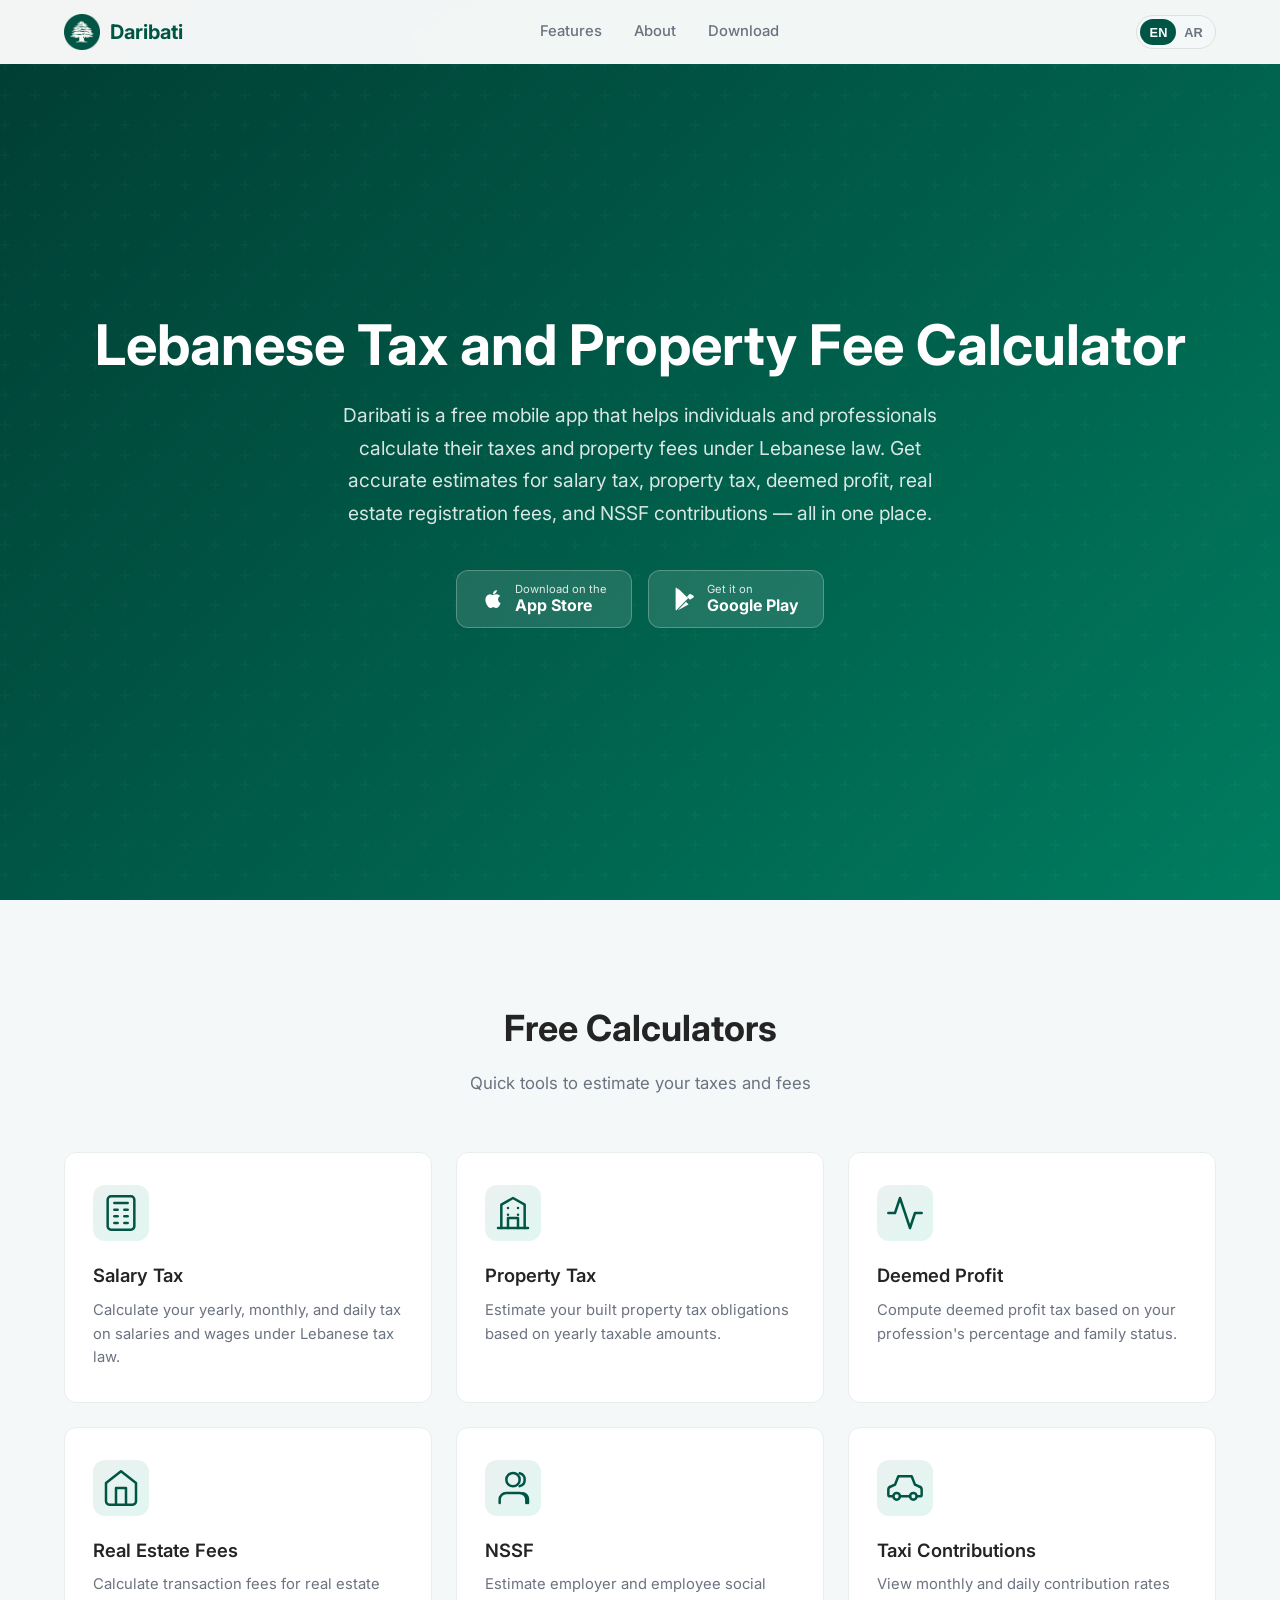
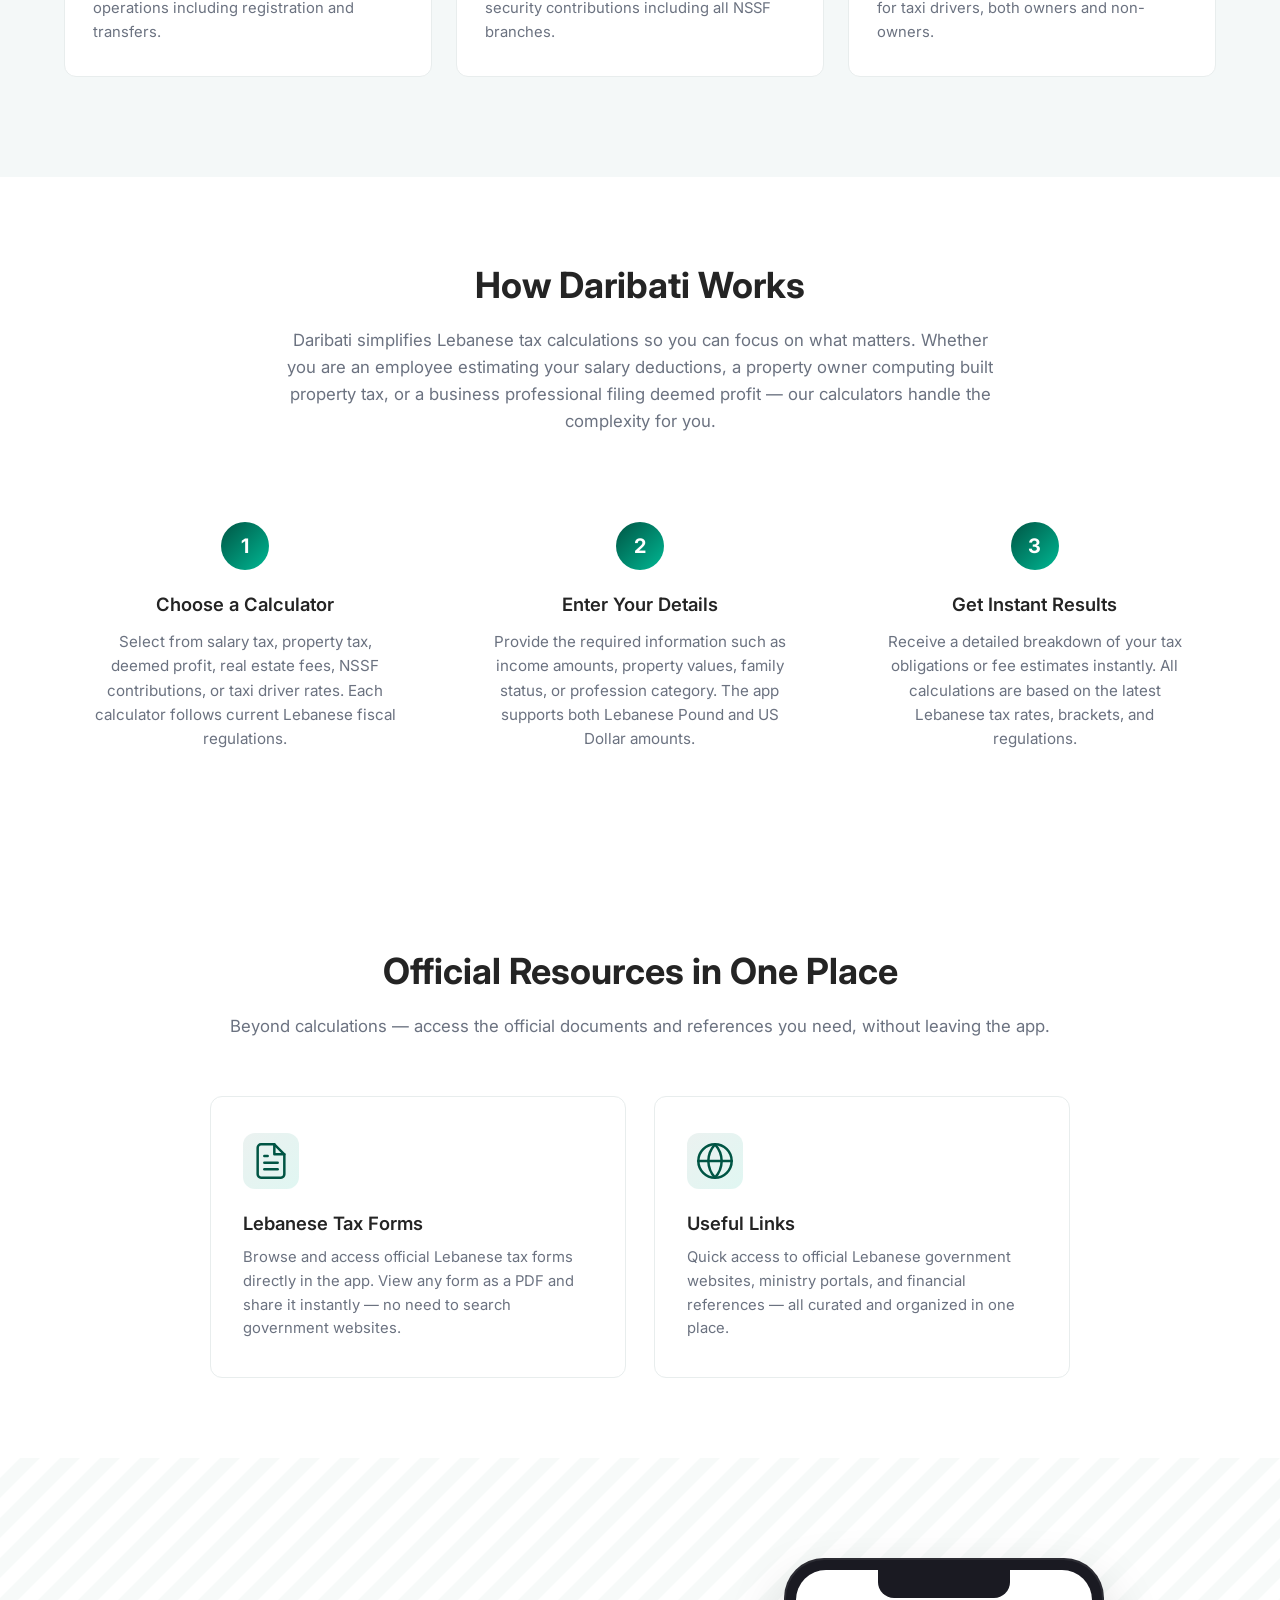
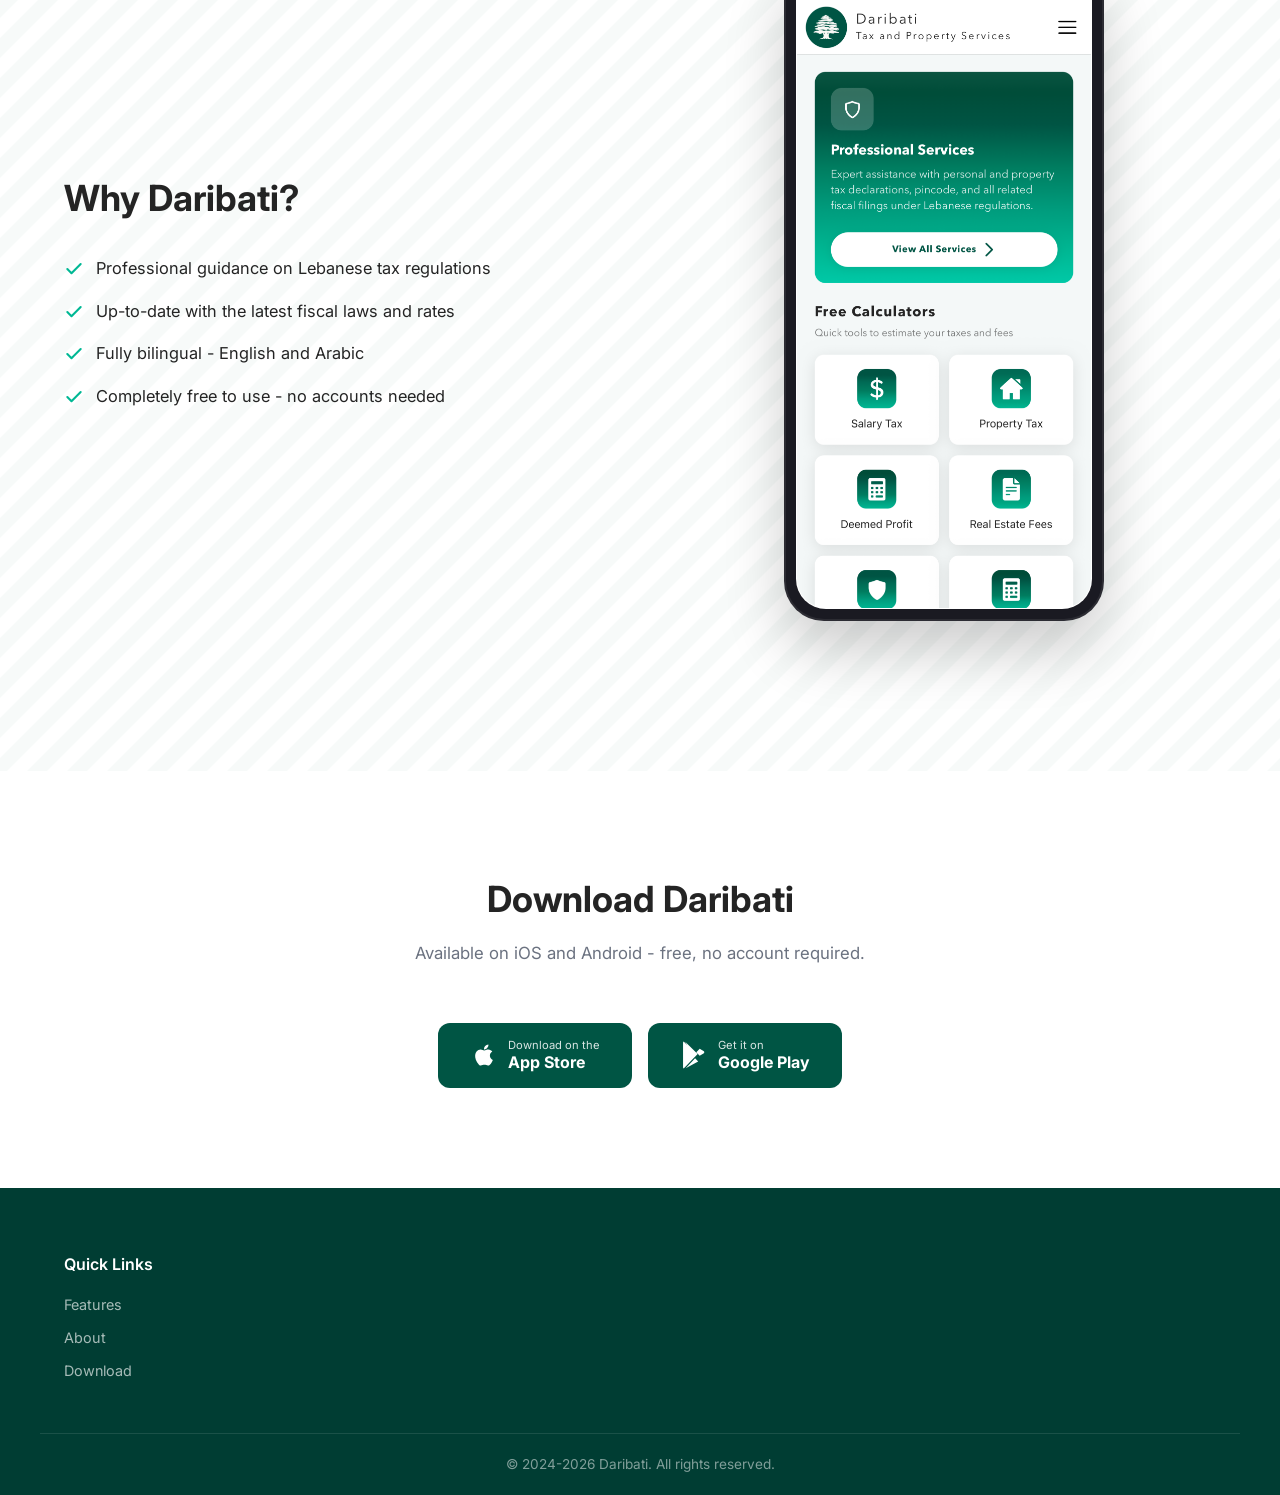
<file: index.html>
﻿<!doctype html>
<html
  lang="en"
  dir="ltr">
  <head>
    <meta charset="UTF-8" />
    <meta
      name="viewport"
      content="width=device-width, initial-scale=1.0" />
    <script
      async
      src="https://www.googletagmanager.com/gtag/js?id=G-H9QZ7JYE82"></script>
    <script>
      window.dataLayer = window.dataLayer || [];
      function gtag() {
        dataLayer.push(arguments);
      }
      gtag('js', new Date());
      gtag('config', 'G-H9QZ7JYE82');
    </script>

    <title>Daribati - Lebanese Tax and Property Fee Calculator</title>
    <meta
      name="description"
      content="Free Lebanese tax and property fee calculator. Compute salary tax, property tax, deemed profit, real estate fees, NSSF contributions, and more under Lebanese law." />
    <meta
      name="keywords"
      content="Lebanese tax calculator, property tax Lebanon, salary tax Lebanon, deemed profit, real estate fees, NSSF, Daribati, tax filing Lebanon, fiscal calculator" />
    <link
      rel="canonical"
      href="https://www.daribati.com/" />
    <link
      rel="icon"
      href="logo.png"
      type="image/png" />
    <link
      rel="apple-touch-icon"
      href="logo.png" />

    <!-- Open Graph -->
    <meta
      property="og:type"
      content="website" />
    <meta
      property="og:title"
      content="Daribati - Lebanese Tax and Property Fee Calculator" />
    <meta
      property="og:description"
      content="Free Lebanese tax and property fee calculator. Compute salary tax, property tax, deemed profit, real estate fees, NSSF contributions, and more." />
    <meta
      property="og:url"
      content="https://www.daribati.com/" />
    <meta
      property="og:image"
      content="https://www.daribati.com/logo.png" />
    <meta
      property="og:site_name"
      content="Daribati" />
    <meta
      property="og:locale"
      content="en_US" />

    <!-- Twitter Card -->
    <meta
      name="twitter:card"
      content="summary" />
    <meta
      name="twitter:title"
      content="Daribati - Lebanese Tax and Property Fee Calculator" />
    <meta
      name="twitter:description"
      content="Free Lebanese tax and property fee calculator. Compute salary tax, property tax, deemed profit, real estate fees, NSSF, and more." />
    <meta
      name="twitter:image"
      content="https://www.daribati.com/logo.png" />

    <!-- Structured Data -->
    <script type="application/ld+json">
      {
        "@context": "https://schema.org",
        "@type": "WebApplication",
        "name": "Daribati",
        "url": "https://www.daribati.com",
        "description": "Free Lebanese tax and property fee calculator app for salary tax, property tax, deemed profit, real estate fees, and NSSF contributions.",
        "applicationCategory": "FinanceApplication",
        "operatingSystem": "iOS, Android",
        "offers": {
          "@type": "Offer",
          "price": "0",
          "priceCurrency": "USD"
        },
        "author": {
          "@type": "Organization",
          "name": "Daribati"
        }
      }
    </script>

    <link
      rel="preconnect"
      href="https://fonts.googleapis.com" />
    <link
      rel="preconnect"
      href="https://fonts.gstatic.com"
      crossorigin />
    <link
      href="https://fonts.googleapis.com/css2?family=Inter:wght@400;500;600;700&family=Noto+Sans+Arabic:wght@400;500;600;700&display=swap"
      rel="stylesheet" />
    <link
      rel="stylesheet"
      href="styles.css" />
  </head>
  <body>
    <!-- Navbar -->
    <nav
      class="navbar"
      id="navbar">
      <div class="container navbar-inner">
        <a
          href="#"
          class="navbar-brand">
          <img
            src="logo.png"
            alt="Daribati"
            class="navbar-logo" />
          <span class="navbar-wordmark">Daribati</span>
        </a>
        <div
          class="navbar-links"
          id="navbarLinks">
          <a
            href="#features"
            class="nav-link"
            data-i18n="nav.features"
            >Features</a
          >
          <a
            href="#about"
            class="nav-link"
            data-i18n="nav.about"
            >About</a
          >
          <a
            href="#download"
            class="nav-link"
            data-i18n="nav.download"
            >Download</a
          >
        </div>
        <div class="navbar-actions">
          <button
            class="lang-toggle"
            id="langToggle"
            aria-label="Toggle language">
            <span
              class="lang-option"
              data-lang="en"
              >EN</span
            >
            <span
              class="lang-option"
              data-lang="ar"
              >AR</span
            >
            <span class="lang-slider"></span>
          </button>
          <button
            class="hamburger"
            id="hamburger"
            aria-label="Toggle menu">
            <span></span>
            <span></span>
            <span></span>
          </button>
        </div>
      </div>
    </nav>

    <!-- Hero -->
    <section
      class="hero"
      id="hero">
      <div class="hero-bg"></div>
      <div class="container hero-content">
        <h1
          class="hero-title"
          data-i18n="hero.title">
          Lebanese Tax and Property Fee Calculator
        </h1>
        <p
          class="hero-subtitle"
          data-i18n="hero.subtitle">
          Daribati is a free mobile app that helps individuals and professionals
          calculate their taxes and property fees under Lebanese law. Get
          accurate estimates for salary tax, property tax, deemed profit, real
          estate registration fees, and NSSF contributions — all in one place.
        </p>
        <div class="hero-buttons">
          <a
            href="https://apps.apple.com/lb/app/daribati-lb/id6739436897"
            class="btn btn-store"
            target="_blank"
            rel="noopener noreferrer">
            <svg
              width="24"
              height="24"
              viewBox="0 0 24 24"
              fill="currentColor">
              <path
                d="M17.05 20.28c-.98.95-2.05.8-3.08.35-1.09-.46-2.09-.48-3.24 0-1.44.62-2.2.44-3.06-.35C2.79 15.25 3.51 7.59 9.05 7.31c1.35.07 2.29.74 3.08.8 1.18-.24 2.31-.93 3.57-.84 1.51.12 2.65.72 3.4 1.8-3.12 1.87-2.38 5.98.48 7.13-.57 1.5-1.31 2.99-2.54 4.09zM12.03 7.25c-.15-2.23 1.66-4.07 3.74-4.25.29 2.58-2.34 4.5-3.74 4.25z" />
            </svg>
            <span class="store-text">
              <small data-i18n="hero.downloadOn">Download on the</small>
              <strong>App Store</strong>
            </span>
          </a>
          <a
            href="https://play.google.com/store/apps/details?id=com.marcissa.darayeb&pcampaignid=web_share"
            class="btn btn-store"
            target="_blank"
            rel="noopener noreferrer">
            <svg
              width="24"
              height="24"
              viewBox="0 0 24 24"
              fill="currentColor">
              <path
                d="M3.18 23.49c-.36-.17-.57-.52-.57-.94V1.45c0-.42.21-.77.57-.94l11.07 11.49L3.18 23.49zm1.24-22.8L15.13 11.2l-2.63 2.73L4.42.69zm.45 22.62l8.08-8.51 2.63 2.73L4.87 23.31zM20.14 10.79l-3.27 1.84-2.89-3 2.89-3 3.27 1.84c.92.52.92 1.8 0 2.32z" />
            </svg>
            <span class="store-text">
              <small data-i18n="hero.getItOn">Get it on</small>
              <strong>Google Play</strong>
            </span>
          </a>
        </div>
      </div>
    </section>

    <!-- Features -->
    <section
      class="features"
      id="features">
      <div class="container">
        <h2
          class="section-title animate-on-scroll"
          data-i18n="features.title">
          Free Calculators
        </h2>
        <p
          class="section-subtitle animate-on-scroll"
          data-i18n="features.subtitle">
          Quick tools to estimate your taxes and fees
        </p>
        <div class="features-grid">
          <div class="feature-card animate-on-scroll">
            <div class="feature-icon">
              <svg
                width="40"
                height="40"
                viewBox="0 0 24 24"
                fill="none"
                stroke="currentColor"
                stroke-width="1.5"
                stroke-linecap="round"
                stroke-linejoin="round">
                <rect
                  x="4"
                  y="2"
                  width="16"
                  height="20"
                  rx="2" />
                <line
                  x1="8"
                  y1="6"
                  x2="16"
                  y2="6" />
                <line
                  x1="8"
                  y1="10"
                  x2="10"
                  y2="10" />
                <line
                  x1="14"
                  y1="10"
                  x2="16"
                  y2="10" />
                <line
                  x1="8"
                  y1="14"
                  x2="10"
                  y2="14" />
                <line
                  x1="14"
                  y1="14"
                  x2="16"
                  y2="14" />
                <line
                  x1="8"
                  y1="18"
                  x2="10"
                  y2="18" />
                <line
                  x1="14"
                  y1="18"
                  x2="16"
                  y2="18" />
              </svg>
            </div>
            <h3
              class="feature-title"
              data-i18n="features.salaryTax">
              Salary Tax
            </h3>
            <p
              class="feature-desc"
              data-i18n="features.salaryTaxDesc">
              Calculate your yearly, monthly, and daily tax on salaries and
              wages under Lebanese tax law.
            </p>
          </div>

          <div class="feature-card animate-on-scroll">
            <div class="feature-icon">
              <svg
                width="40"
                height="40"
                viewBox="0 0 24 24"
                fill="none"
                stroke="currentColor"
                stroke-width="1.5"
                stroke-linecap="round"
                stroke-linejoin="round">
                <path d="M3 21h18" />
                <path d="M5 21V7l7-4 7 4v14" />
                <path d="M9 21v-6h6v6" />
                <path d="M9 9h.01" />
                <path d="M15 9h.01" />
                <path d="M9 13h.01" />
                <path d="M15 13h.01" />
              </svg>
            </div>
            <h3
              class="feature-title"
              data-i18n="features.propertyTax">
              Property Tax
            </h3>
            <p
              class="feature-desc"
              data-i18n="features.propertyTaxDesc">
              Estimate your built property tax obligations based on yearly
              taxable amounts.
            </p>
          </div>

          <div class="feature-card animate-on-scroll">
            <div class="feature-icon">
              <svg
                width="40"
                height="40"
                viewBox="0 0 24 24"
                fill="none"
                stroke="currentColor"
                stroke-width="1.5"
                stroke-linecap="round"
                stroke-linejoin="round">
                <path d="M22 12h-4l-3 9L9 3l-3 9H2" />
              </svg>
            </div>
            <h3
              class="feature-title"
              data-i18n="features.deemedProfit">
              Deemed Profit
            </h3>
            <p
              class="feature-desc"
              data-i18n="features.deemedProfitDesc">
              Compute deemed profit tax based on your profession's percentage
              and family status.
            </p>
          </div>

          <div class="feature-card animate-on-scroll">
            <div class="feature-icon">
              <svg
                width="40"
                height="40"
                viewBox="0 0 24 24"
                fill="none"
                stroke="currentColor"
                stroke-width="1.5"
                stroke-linecap="round"
                stroke-linejoin="round">
                <path d="M3 9l9-7 9 7v11a2 2 0 0 1-2 2H5a2 2 0 0 1-2-2V9z" />
                <polyline points="9 22 9 12 15 12 15 22" />
              </svg>
            </div>
            <h3
              class="feature-title"
              data-i18n="features.realEstate">
              Real Estate Fees
            </h3>
            <p
              class="feature-desc"
              data-i18n="features.realEstateDesc">
              Calculate transaction fees for real estate operations including
              registration and transfers.
            </p>
          </div>

          <div class="feature-card animate-on-scroll">
            <div class="feature-icon">
              <svg
                width="40"
                height="40"
                viewBox="0 0 24 24"
                fill="none"
                stroke="currentColor"
                stroke-width="1.5"
                stroke-linecap="round"
                stroke-linejoin="round">
                <path d="M20 21v-2a4 4 0 0 0-4-4H8a4 4 0 0 0-4 4v2" />
                <circle
                  cx="12"
                  cy="7"
                  r="4" />
                <path d="M16 3.13a4 4 0 0 1 0 7.75" />
                <path d="M21 21v-2a4 4 0 0 0-3-3.87" />
              </svg>
            </div>
            <h3
              class="feature-title"
              data-i18n="features.nssf">
              NSSF
            </h3>
            <p
              class="feature-desc"
              data-i18n="features.nssfDesc">
              Estimate employer and employee social security contributions
              including all NSSF branches.
            </p>
          </div>

          <div class="feature-card animate-on-scroll">
            <div class="feature-icon">
              <svg
                width="40"
                height="40"
                viewBox="0 0 24 24"
                fill="none"
                stroke="currentColor"
                stroke-width="1.5"
                stroke-linecap="round"
                stroke-linejoin="round">
                <path
                  d="M19 17h2c.6 0 1-.4 1-1v-3c0-.9-.7-1.7-1.5-1.9L18 10l-2-5H8L6 10l-2.5 1.1C2.7 11.3 2 12.1 2 13v3c0 .6.4 1 1 1h2" />
                <circle
                  cx="7"
                  cy="17"
                  r="2" />
                <circle
                  cx="17"
                  cy="17"
                  r="2" />
                <path d="M9 17h6" />
              </svg>
            </div>
            <h3
              class="feature-title"
              data-i18n="features.taxi">
              Taxi Contributions
            </h3>
            <p
              class="feature-desc"
              data-i18n="features.taxiDesc">
              View monthly and daily contribution rates for taxi drivers, both
              owners and non-owners.
            </p>
          </div>
        </div>
      </div>
    </section>

    <!-- How It Works -->
    <section
      class="how-it-works"
      id="how-it-works">
      <div class="container">
        <h2
          class="section-title animate-on-scroll"
          data-i18n="howItWorks.title">
          How Daribati Works
        </h2>
        <p
          class="section-subtitle animate-on-scroll"
          data-i18n="howItWorks.subtitle">
          Daribati simplifies Lebanese tax calculations so you can focus on what
          matters. Whether you are an employee estimating your salary
          deductions, a property owner computing built property tax, or a
          business professional filing deemed profit — our calculators handle
          the complexity for you.
        </p>
        <div class="how-it-works-steps">
          <div class="step-card animate-on-scroll">
            <div class="step-number">1</div>
            <h3 data-i18n="howItWorks.step1Title">Choose a Calculator</h3>
            <p data-i18n="howItWorks.step1Desc">
              Select from salary tax, property tax, deemed profit, real estate
              fees, NSSF contributions, or taxi driver rates. Each calculator
              follows current Lebanese fiscal regulations.
            </p>
          </div>
          <div class="step-card animate-on-scroll">
            <div class="step-number">2</div>
            <h3 data-i18n="howItWorks.step2Title">Enter Your Details</h3>
            <p data-i18n="howItWorks.step2Desc">
              Provide the required information such as income amounts, property
              values, family status, or profession category. The app supports
              both Lebanese Pound and US Dollar amounts.
            </p>
          </div>
          <div class="step-card animate-on-scroll">
            <div class="step-number">3</div>
            <h3 data-i18n="howItWorks.step3Title">Get Instant Results</h3>
            <p data-i18n="howItWorks.step3Desc">
              Receive a detailed breakdown of your tax obligations or fee
              estimates instantly. All calculations are based on the latest
              Lebanese tax rates, brackets, and regulations.
            </p>
          </div>
        </div>
      </div>
    </section>

    <!-- Resources -->
    <section
      class="resources"
      id="resources">
      <div class="container">
        <h2
          class="section-title animate-on-scroll"
          data-i18n="resources.title">
          Official Resources in One Place
        </h2>
        <p
          class="section-subtitle animate-on-scroll"
          data-i18n="resources.subtitle">
          Beyond calculations — access the official documents and references you
          need, without leaving the app.
        </p>
        <div class="resources-grid">
          <div class="feature-card animate-on-scroll">
            <div class="feature-icon">
              <svg
                width="40"
                height="40"
                viewBox="0 0 24 24"
                fill="none"
                stroke="currentColor"
                stroke-width="1.5"
                stroke-linecap="round"
                stroke-linejoin="round">
                <path d="M14 2H6a2 2 0 0 0-2 2v16a2 2 0 0 0 2 2h12a2 2 0 0 0 2-2V8z" />
                <polyline points="14 2 14 8 20 8" />
                <line x1="16" y1="13" x2="8" y2="13" />
                <line x1="16" y1="17" x2="8" y2="17" />
                <polyline points="10 9 9 9 8 9" />
              </svg>
            </div>
            <h3
              class="feature-title"
              data-i18n="resources.formsTitle">
              Lebanese Tax Forms
            </h3>
            <p
              class="feature-desc"
              data-i18n="resources.formsDesc">
              Browse and access official Lebanese tax forms directly in the app.
              View any form as a PDF and share it instantly — no need to search
              government websites.
            </p>
          </div>
          <div class="feature-card animate-on-scroll">
            <div class="feature-icon">
              <svg
                width="40"
                height="40"
                viewBox="0 0 24 24"
                fill="none"
                stroke="currentColor"
                stroke-width="1.5"
                stroke-linecap="round"
                stroke-linejoin="round">
                <circle cx="12" cy="12" r="10" />
                <line x1="2" y1="12" x2="22" y2="12" />
                <path d="M12 2a15.3 15.3 0 0 1 4 10 15.3 15.3 0 0 1-4 10 15.3 15.3 0 0 1-4-10 15.3 15.3 0 0 1 4-10z" />
              </svg>
            </div>
            <h3
              class="feature-title"
              data-i18n="resources.linksTitle">
              Useful Links
            </h3>
            <p
              class="feature-desc"
              data-i18n="resources.linksDesc">
              Quick access to official Lebanese government websites, ministry
              portals, and financial references — all curated and organized in
              one place.
            </p>
          </div>
        </div>
      </div>
    </section>

    <!-- About -->
    <section
      class="about"
      id="about">
      <div class="about-bg"></div>
      <div class="container about-inner">
        <div class="about-text animate-on-scroll">
          <h2
            class="section-title"
            data-i18n="about.title">
            Why Daribati?
          </h2>
          <ul class="about-points">
            <li>
              <svg
                width="20"
                height="20"
                viewBox="0 0 24 24"
                fill="none"
                stroke="#00B894"
                stroke-width="2.5"
                stroke-linecap="round"
                stroke-linejoin="round">
                <polyline points="20 6 9 17 4 12" />
              </svg>
              <span data-i18n="about.point1"
                >Professional guidance on Lebanese tax regulations</span
              >
            </li>
            <li>
              <svg
                width="20"
                height="20"
                viewBox="0 0 24 24"
                fill="none"
                stroke="#00B894"
                stroke-width="2.5"
                stroke-linecap="round"
                stroke-linejoin="round">
                <polyline points="20 6 9 17 4 12" />
              </svg>
              <span data-i18n="about.point2"
                >Up-to-date with the latest fiscal laws and rates</span
              >
            </li>
            <li>
              <svg
                width="20"
                height="20"
                viewBox="0 0 24 24"
                fill="none"
                stroke="#00B894"
                stroke-width="2.5"
                stroke-linecap="round"
                stroke-linejoin="round">
                <polyline points="20 6 9 17 4 12" />
              </svg>
              <span data-i18n="about.point3"
                >Fully bilingual - English and Arabic</span
              >
            </li>
            <li>
              <svg
                width="20"
                height="20"
                viewBox="0 0 24 24"
                fill="none"
                stroke="#00B894"
                stroke-width="2.5"
                stroke-linecap="round"
                stroke-linejoin="round">
                <polyline points="20 6 9 17 4 12" />
              </svg>
              <span data-i18n="about.point4"
                >Completely free to use - no accounts needed</span
              >
            </li>
          </ul>
        </div>
        <div class="about-mockup animate-on-scroll">
          <div class="phone-mockup">
            <div class="phone-notch"></div>
            <div class="phone-screen">
              <img
                src="IMG_5212.PNG"
                alt="Daribati app home screen"
                class="app-shot-image" />
            </div>
          </div>
        </div>
      </div>
    </section>

    <!-- Download CTA -->
    <section
      class="download"
      id="download">
      <div class="container download-inner">
        <h2
          class="section-title animate-on-scroll"
          data-i18n="download.title">
          Download Daribati
        </h2>
        <p
          class="section-subtitle animate-on-scroll"
          data-i18n="download.subtitle">
          Available on iOS and Android - free, no account required.
        </p>
        <div class="download-buttons animate-on-scroll">
          <a
            href="https://apps.apple.com/lb/app/daribati-lb/id6739436897"
            class="btn btn-store btn-store-large"
            target="_blank"
            rel="noopener noreferrer">
            <svg
              width="28"
              height="28"
              viewBox="0 0 24 24"
              fill="currentColor">
              <path
                d="M17.05 20.28c-.98.95-2.05.8-3.08.35-1.09-.46-2.09-.48-3.24 0-1.44.62-2.2.44-3.06-.35C2.79 15.25 3.51 7.59 9.05 7.31c1.35.07 2.29.74 3.08.8 1.18-.24 2.31-.93 3.57-.84 1.51.12 2.65.72 3.4 1.8-3.12 1.87-2.38 5.98.48 7.13-.57 1.5-1.31 2.99-2.54 4.09zM12.03 7.25c-.15-2.23 1.66-4.07 3.74-4.25.29 2.58-2.34 4.5-3.74 4.25z" />
            </svg>
            <span class="store-text">
              <small data-i18n="hero.downloadOn">Download on the</small>
              <strong>App Store</strong>
            </span>
          </a>
          <a
            href="https://play.google.com/store/apps/details?id=com.marcissa.darayeb&pcampaignid=web_share"
            class="btn btn-store btn-store-large"
            target="_blank"
            rel="noopener noreferrer">
            <svg
              width="28"
              height="28"
              viewBox="0 0 24 24"
              fill="currentColor">
              <path
                d="M3.18 23.49c-.36-.17-.57-.52-.57-.94V1.45c0-.42.21-.77.57-.94l11.07 11.49L3.18 23.49zm1.24-22.8L15.13 11.2l-2.63 2.73L4.42.69zm.45 22.62l8.08-8.51 2.63 2.73L4.87 23.31zM20.14 10.79l-3.27 1.84-2.89-3 2.89-3 3.27 1.84c.92.52.92 1.8 0 2.32z" />
            </svg>
            <span class="store-text">
              <small data-i18n="hero.getItOn">Get it on</small>
              <strong>Google Play</strong>
            </span>
          </a>
        </div>
      </div>
    </section>

    <!-- Footer -->
    <footer class="footer">
      <div class="container footer-inner">
        <div class="footer-col">
          <h4 data-i18n="footer.quickLinks">Quick Links</h4>
          <a
            href="#features"
            data-i18n="nav.features"
            >Features</a
          >
          <a
            href="#about"
            data-i18n="nav.about"
            >About</a
          >
          <a
            href="#download"
            data-i18n="nav.download"
            >Download</a
          >
        </div>
      </div>
      <div class="footer-bottom">
        <div class="container">
          <p>
            &copy; 2024-2026 Daribati.
            <span data-i18n="footer.rights">All rights reserved.</span>
          </p>
        </div>
      </div>
    </footer>

    <script src="script.js"></script>
  </body>
</html>
</file>
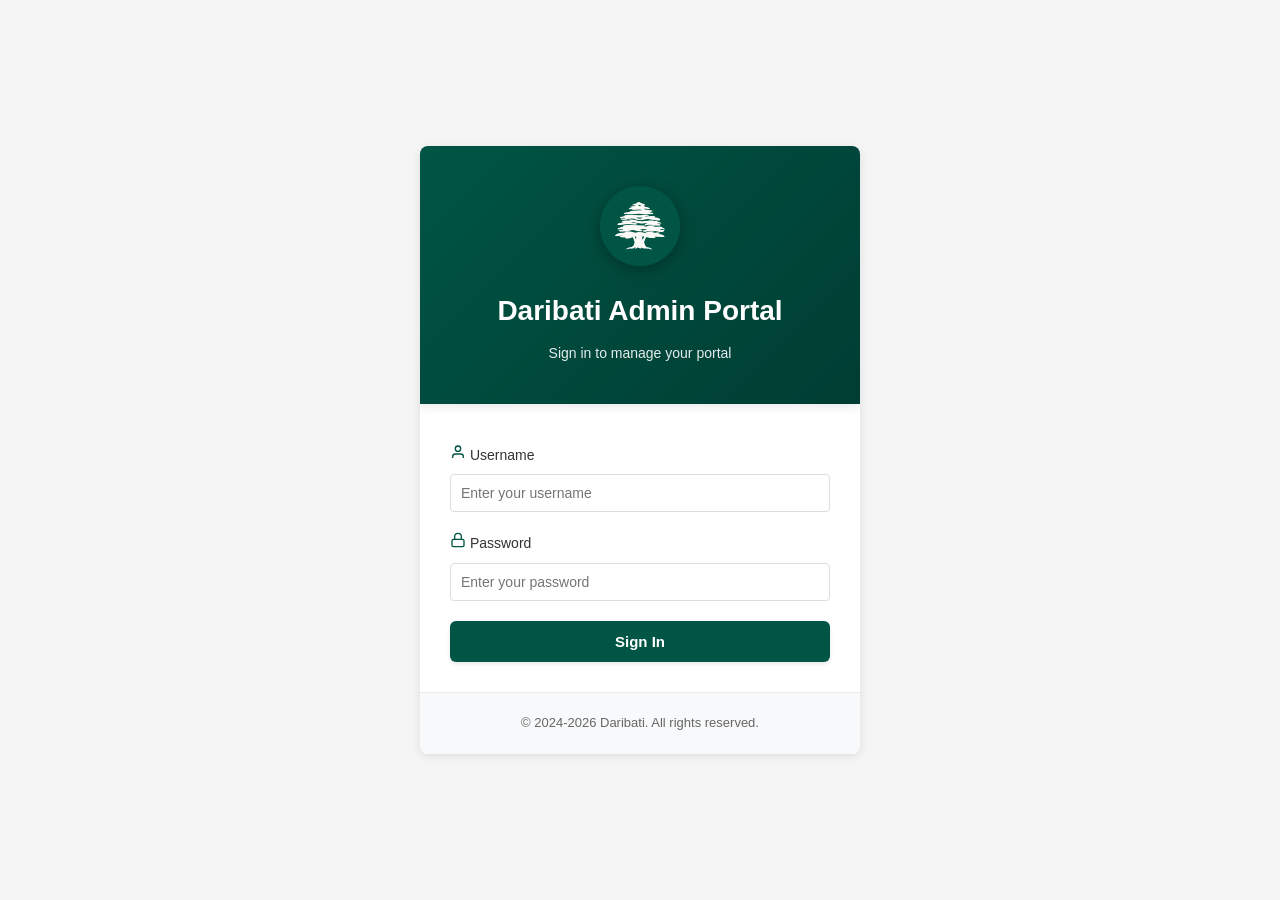
<file: admin/index.html>
<!DOCTYPE html>
<html lang="en">
  <head>
    <meta charset="UTF-8" />
    <meta
      name="viewport"
      content="width=device-width, initial-scale=1.0" />
    <title>Daribati Admin Portal</title>
    <link
      rel="stylesheet"
      href="styles.css" />
    <link rel="icon" href="logo.png" type="image/png" />
  </head>
  <body>
    <div class="container">
      <!-- Header removed - now using sticky navbar buttons -->

      <!-- Authentication Section -->
      <div
        id="authSection"
        class="auth-section">
        <div class="auth-card">
          <div class="auth-header">
            <div class="auth-logo">
              <img src="logo.png" alt="Daribati Logo" width="80" height="80" />
            </div>
            <h2>Daribati Admin Portal</h2>
            <p class="auth-subtitle">Sign in to manage your portal</p>
          </div>
          
          <form
            id="loginForm"
            onsubmit="event.preventDefault(); handleLogin();">
            <div class="form-group">
              <label for="usernameInput">
                <svg width="16" height="16" viewBox="0 0 24 24" fill="none" stroke="currentColor" stroke-width="2">
                  <path d="M20 21v-2a4 4 0 0 0-4-4H8a4 4 0 0 0-4 4v2"/>
                  <circle cx="12" cy="7" r="4"/>
                </svg>
                Username
              </label>
              <input
                type="text"
                id="usernameInput"
                placeholder="Enter your username"
                autocomplete="username"
                required />
            </div>
            <div class="form-group">
              <label for="passwordInput">
                <svg width="16" height="16" viewBox="0 0 24 24" fill="none" stroke="currentColor" stroke-width="2">
                  <rect x="3" y="11" width="18" height="11" rx="2" ry="2"/>
                  <path d="M7 11V7a5 5 0 0 1 10 0v4"/>
                </svg>
                Password
              </label>
              <input
                type="password"
                id="passwordInput"
                placeholder="Enter your password"
                autocomplete="current-password"
                required />
            </div>
            
            <div
              id="authError"
              class="error-message"
              style="margin-bottom: 15px;"></div>
            
            <button
              type="submit"
              id="loginBtn"
              class="btn btn-primary btn-login">
              <span class="btn-text">Sign In</span>
            </button>
          </form>
          
          <div class="auth-footer">
            <p>© 2024-2026 Daribati. All rights reserved.</p>
          </div>
        </div>
      </div>

      <!-- Main Content -->
      <div
        id="mainContent"
        class="main-content"
        style="display: none">
        <!-- Navigation Tabs -->
        <nav class="tabs">
          <div class="tabs-brand" onclick="switchTab('dashboard')" title="Go to Dashboard">
            <img src="logo.png" alt="Daribati Logo" class="brand-logo" width="40" height="40" />
            <span class="portal-title">Daribati Portal</span>
          </div>
          
          <div class="tabs-container">
            <!-- Main Tabs Row (All Admins) -->
            <div class="tabs-row tabs-main-row">
              <button
                class="tab-btn active"
                data-tab="dashboard">
                Dashboard
              </button>
              <button
                class="tab-btn"
                data-tab="notifications">
                Notifications
              </button>
              <button
                class="tab-btn"
                data-tab="announcements">
                Announcements
              </button>
              <button
                class="tab-btn"
                data-tab="services">
                Services
              </button>
              <button
                class="tab-btn"
                data-tab="disclaimers">
                Disclaimers
              </button>
              <button
                class="tab-btn"
                data-tab="feedback">
                Feedback
              </button>
              <button
                class="tab-btn"
                data-tab="taxiContributions">
                Taxi Contributions
              </button>
              <button
                class="tab-btn"
                data-tab="usefulLinks">
                Useful Links
              </button>
              <button
                class="tab-btn"
                data-tab="taxForms">
                Tax Forms
              </button>
            </div>
            
            <!-- Super Admin Tabs Row (Super Admins Only) -->
            <div class="tabs-row tabs-admin-row" id="superAdminTabsRow" style="display: none;">
              <button
                class="tab-btn"
                id="systemAlertsTabBtn"
                data-tab="systemAlerts">
                System Alerts
              </button>
              <button
                class="tab-btn"
                id="appVersionsTabBtn"
                data-tab="appVersions">
                App Versions
              </button>
              <button
                class="tab-btn"
                id="adminSessionsTabBtn"
                data-tab="adminSessions">
                Sessions & Logins
              </button>
              <button
                class="tab-btn"
                id="adminUsersTabBtn"
                data-tab="adminUsers">
                Admin Users
              </button>
              <button
                class="tab-btn"
                id="cleanupTabBtn"
                data-tab="cleanup">
                DB Cleanup
              </button>
            </div>
          </div>
          
          <div class="tabs-right">
            <button
              id="refreshBtnNav"
              class="btn btn-icon btn-refresh"
              title="Refresh">
              <svg width="18" height="18" viewBox="0 0 24 24" fill="none" stroke="currentColor" stroke-width="2">
                <polyline points="23 4 23 10 17 10"></polyline>
                <polyline points="1 20 1 14 7 14"></polyline>
                <path d="M3.51 9a9 9 0 0 1 14.85-3.36L23 10M1 14l4.64 4.36A9 9 0 0 0 20.49 15"></path>
              </svg>
            </button>
            <button
              id="logoutBtnNav"
              class="btn btn-icon btn-logout"
              title="Logout">
              <svg width="18" height="18" viewBox="0 0 24 24" fill="none" stroke="currentColor" stroke-width="2">
                <path d="M9 21H5a2 2 0 0 1-2-2V5a2 2 0 0 1 2-2h4"/>
                <polyline points="16 17 21 12 16 7"/>
                <line x1="21" y1="12" x2="9" y2="12"/>
              </svg>
            </button>
          </div>
        </nav>

        <!-- Dashboard Tab -->
        <div
          id="dashboardTab"
          class="tab-content active">
          <h2>Dashboard</h2>

          <!-- 1. User Metrics (Total → Push Tokens → Active → This Week → Today) -->
          <div class="kpi-section">
            <h3 class="kpi-section-title">User Metrics</h3>
            <div class="stats-grid">
              <div class="stat-card">
                <div class="stat-label">Total Users</div>
                <div class="stat-value" id="statTotalUsers">-</div>
              </div>
              <div class="stat-card">
                <div class="stat-label">Users with Push Tokens</div>
                <div class="stat-value" id="statPushTokens">-</div>
              </div>
              <div class="stat-card">
                <div class="stat-label">Active Users (30 days)</div>
                <div class="stat-value" id="statActiveUsers">-</div>
              </div>
              <div class="stat-card">
                <div class="stat-label">New Users This Week</div>
                <div class="stat-value" id="statNewWeek">-</div>
              </div>
              <div class="stat-card">
                <div class="stat-label">New Users Today</div>
                <div class="stat-value" id="statNewToday">-</div>
              </div>
            </div>
          </div>

          <!-- 2. Daily Active Users -->
          <div class="chart-section">
            <h3>Daily Active Users (Last 30 Days)</h3>
            <div
              id="dailyActiveUsersChart"
              class="chart-container"
              style="min-height: 300px;"></div>
          </div>

          <!-- 3. Users by Platform — Top App Versions (side by side) -->
          <div class="chart-row-half" style="display: grid; grid-template-columns: 1fr 1fr; gap: 20px; margin-top: 30px; margin-bottom: 20px;">
            <div class="chart-section" style="margin-top: 0;">
              <h3>Users by Platform</h3>
              <div
                id="platformChart"
                class="chart-container"></div>
            </div>
            <div class="chart-section" style="margin-top: 0;">
              <h3>Top App Versions</h3>
              <div
                id="versionChart"
                class="chart-container"></div>
            </div>
          </div>

          <!-- 4. Short Links Generated (Last 30 days) -->
          <div class="chart-section" style="margin-bottom: 32px;">
            <h3>Short Links Generated (Last 30 Days)</h3>
            <div id="shortLinksChart" class="chart-container" style="min-height: 300px;"></div>
          </div>

          <!-- 5. Calculator Usage (KPI cards) -->
          <div class="kpi-section">
            <h3 class="kpi-section-title">Calculator Usage (Last 30 Days)</h3>
            <div class="stats-grid">
              <div class="stat-card">
                <div class="stat-label">Tax on Salaries</div>
                <div class="stat-value" id="statSalaryTax">-</div>
              </div>
              <div class="stat-card">
                <div class="stat-label">Deemed Profit</div>
                <div class="stat-value" id="statDeemedProfit">-</div>
              </div>
              <div class="stat-card">
                <div class="stat-label">Property Tax</div>
                <div class="stat-value" id="statPropertyTax">-</div>
              </div>
              <div class="stat-card">
                <div class="stat-label">Real Estate Fees</div>
                <div class="stat-value" id="statRealEstateFees">-</div>
              </div>
              <div class="stat-card">
                <div class="stat-label">Taxi Contributions</div>
                <div class="stat-value" id="statTaxiContributions">-</div>
              </div>
              <div class="stat-card">
                <div class="stat-label">NSSF</div>
                <div class="stat-value" id="statNSSF">-</div>
              </div>
            </div>
          </div>

          <!-- 6. Calculator Breakdown -->
          <div class="chart-section">
            <div style="display: flex; justify-content: space-between; align-items: center; margin-bottom: 20px;">
              <h3 style="margin: 0;">Calculator Usage Breakdown</h3>
              <div id="calculatorUsageFilters" style="display: flex; gap: 10px;">
                <button class="calculator-filter-btn active" data-timeframe="30" onclick="setCalculatorTimeframe(30)">
                  30 Days
                </button>
                <button class="calculator-filter-btn" data-timeframe="60" onclick="setCalculatorTimeframe(60)">
                  60 Days
                </button>
                <button class="calculator-filter-btn" data-timeframe="90" onclick="setCalculatorTimeframe(90)">
                  90 Days
                </button>
                <button class="calculator-filter-btn" data-timeframe="lifetime" onclick="setCalculatorTimeframe('lifetime')">
                  Lifetime
                </button>
              </div>
            </div>
            <div
              id="calculatorUsageChart"
              class="chart-container"></div>
          </div>

          <!-- 7. Engagement Metrics -->
          <div class="kpi-section" style="margin-top: 32px; margin-bottom: 32px;">
            <div style="display: flex; justify-content: space-between; align-items: center; margin-bottom: 16px;">
              <h3 class="kpi-section-title" style="margin: 0;">Engagement Metrics</h3>
              <div style="display: flex; gap: 8px;">
                <button class="calculator-filter-btn engagement-view-btn active" data-view="last" onclick="setEngagementView('last')">
                  Last Notification
                </button>
                <button class="calculator-filter-btn engagement-view-btn" data-view="previous" onclick="setEngagementView('previous')">
                  Previous Notification
                </button>
                <button class="calculator-filter-btn engagement-view-btn" data-view="all" onclick="setEngagementView('all')">
                  All Notifications
                </button>
              </div>
            </div>
            <div id="notificationEngagementChart" class="chart-container"></div>
          </div>

          <!-- 8. Feedback -->
          <div class="chart-section">
            <h3>Feedback by Category (Last 30 Days)</h3>
            <div
              id="feedbackChart"
              class="chart-container"></div>
          </div>

          <!-- 9. System Health (Super Admin Only) -->
          <div class="kpi-section" id="systemHealthSection" style="display: none;">
            <h3 class="kpi-section-title">System Health</h3>
            <div class="stats-grid">
              <div class="stat-card stat-card-alert">
                <div class="stat-label">Unresolved Alerts</div>
                <div class="stat-value" id="statUnresolvedAlerts">-</div>
              </div>
              <div class="stat-card stat-card-critical">
                <div class="stat-label">Critical Alerts (24h)</div>
                <div class="stat-value" id="statCriticalAlerts">-</div>
              </div>
              <div class="stat-card">
                <div class="stat-label">Active Admin Sessions</div>
                <div class="stat-value" id="statActiveSessions">-</div>
              </div>
              <div class="stat-card" id="apiHealthCard">
                <div class="stat-label">API Health</div>
                <div class="stat-value" id="statApiHealth">-</div>
              </div>
              <div class="stat-card">
                <div class="stat-label">Avg Response Time</div>
                <div class="stat-value" id="statResponseTime">-</div>
              </div>
              <div class="stat-card">
                <div class="stat-label">API Errors (5min)</div>
                <div class="stat-value" id="statApiErrors">-</div>
              </div>
            </div>
          </div>

        </div>

        <!-- Notifications Tab (Merged) -->
        <div
          id="notificationsTab"
          class="tab-content">
          <h2>Notifications Management</h2>
          <p style="color: #666; margin-bottom: 20px">
            Send notifications to users and manage notification history.
          </p>

          <!-- Send to Specific Device -->
          <div class="form-section">
            <h3>Send to Specific Device</h3>
            <form id="sendToDeviceForm">
              <div class="form-group">
                <label for="deviceUuidInput">Device UUID</label>
                <input
                  type="text"
                  id="deviceUuidInput"
                  placeholder="e.g. a1b2c3d4-e5f6-7890-abcd-ef1234567890"
                  required />
              </div>
              <div class="form-group">
                <label for="deviceNotifTitle">Title</label>
                <input
                  type="text"
                  id="deviceNotifTitle"
                  placeholder="Notification title"
                  required />
              </div>
              <div class="form-group">
                <label for="deviceNotifBody">Body</label>
                <textarea
                  id="deviceNotifBody"
                  rows="3"
                  placeholder="Notification body text"
                  required></textarea>
              </div>
              <div class="form-group" style="max-width: 200px;">
                <label for="deviceNotifType">Type</label>
                <select id="deviceNotifType">
                  <option value="general">General</option>
                  <option value="tax_reminder">Tax Reminder</option>
                  <option value="service_announcement">Service Announcement</option>
                  <option value="system_announcement">System Announcement</option>
                </select>
              </div>
              <button type="submit" class="btn btn-primary">Send to Device</button>
            </form>
            <div id="deviceNotifResult" class="result-message"></div>
          </div>

          <!-- Send Notification Form -->
          <div class="form-section">
            <h3>Send Notification</h3>
            <form id="broadcastNotificationForm">
              <div class="form-group">
                <label for="broadcastTitle">Title</label>
                <input
                  type="text"
                  id="broadcastTitle"
                  placeholder="Notification title"
                  required />
              </div>
              <div class="form-group">
                <label for="broadcastBody">Body</label>
                <textarea
                  id="broadcastBody"
                  rows="4"
                  placeholder="Notification body text"
                  required></textarea>
              </div>
              <div style="display: grid; grid-template-columns: 1fr 1fr 1fr; gap: 15px;">
                <div class="form-group">
                  <label for="broadcastType">Type</label>
                  <select id="broadcastType">
                    <option value="general">General</option>
                    <option value="tax_reminder">Tax Reminder</option>
                    <option value="service_announcement">Service Announcement</option>
                    <option value="document_status">Document Status</option>
                    <option value="payment_reminder">Payment Reminder</option>
                    <option value="system_announcement">System Announcement</option>
                  </select>
                </div>
                <div class="form-group">
                  <label for="sendPlatformFilter">Platform</label>
                  <select id="sendPlatformFilter">
                    <option value="">All Platforms</option>
                    <option value="ios">iOS Only</option>
                    <option value="android">Android Only</option>
                  </select>
                </div>
                <div class="form-group">
                  <label for="sendVersionFilter">App Version</label>
                  <select id="sendVersionFilter">
                    <option value="">All Versions</option>
                  </select>
                </div>
              </div>
              <div style="display: flex; gap: 10px; align-items: center; margin-top: 10px;">
                <button
                  type="submit"
                  class="btn btn-warning">
                  Send Notification
                </button>
                <span id="targetUsersCount" style="color: #666; font-size: 14px;"></span>
              </div>
            </form>
          </div>

          <div
            id="notificationResult"
            class="result-message"></div>

          <!-- Notifications History -->
          <div style="margin-top: 40px;">
            <h3>Notification History</h3>
            
            <div class="filters">
              <div class="form-group">
                <label for="notificationTypeFilter">Type</label>
                <select id="notificationTypeFilter">
                  <option value="">All Types</option>
                  <option value="general">General</option>
                  <option value="tax_reminder">Tax Reminder</option>
                  <option value="service_announcement">Service Announcement</option>
                  <option value="document_status">Document Status</option>
                  <option value="payment_reminder">Payment Reminder</option>
                  <option value="system_announcement">System Announcement</option>
                </select>
              </div>
              <div class="form-group">
                <label for="notificationPlatformFilter">Platform</label>
                <select id="notificationPlatformFilter">
                  <option value="">All Platforms</option>
                  <option value="ios">iOS</option>
                  <option value="android">Android</option>
                </select>
              </div>
              <div class="form-group">
                <label for="notificationVersionFilter">App Version</label>
                <select id="notificationVersionFilter">
                  <option value="">All Versions</option>
                </select>
              </div>
              <div class="form-group">
                <label>
                  <input
                    type="checkbox"
                    id="unreadNotificationsOnly" />
                  Unread Only
                </label>
              </div>
              <button
                id="applyNotificationFiltersBtn"
                class="btn btn-secondary">
                Apply Filters
              </button>
            </div>

            <div
              id="notificationsList"
              class="list-container">
              <!-- Notifications will be loaded here -->
            </div>

            <div
              id="notificationsListResult"
              class="result-message"
              style="display: none"></div>
          </div>
        </div>

        <!-- Services Tab -->
        <div
          id="servicesTab"
          class="tab-content">
          <h2>Manage Services</h2>

          <div class="action-bar">
            <button
              id="addServiceBtn"
              class="btn btn-primary">
              Add New Service
            </button>
          </div>

          <div
            id="servicesList"
            class="list-container">
            <!-- Services will be loaded here -->
          </div>

          <div
            id="servicesResult"
            class="result-message"
            style="display: none"></div>

          <!-- Add/Edit Service Modal -->
          <div
            id="serviceModal"
            class="modal">
            <div class="modal-content">
              <span
                class="close"
                id="closeServiceModal"
                >&times;</span
              >
              <h3 id="serviceModalTitle">Add Service</h3>
              <form id="serviceForm">
                <input
                  type="hidden"
                  id="serviceId" />

                <div
                  style="
                    background: #f0f8ff;
                    padding: 15px;
                    border-radius: 4px;
                    margin-bottom: 20px;
                    border-left: 4px solid #005544;
                  ">
                  <h4 style="margin-bottom: 10px; color: #005544">
                    English Fields
                  </h4>
                  <div class="form-group">
                    <label for="serviceTitle">Service Title (English) *</label>
                    <input
                      type="text"
                      id="serviceTitle"
                      placeholder="Enter service title in English"
                      required />
                  </div>
                  <div class="form-group">
                    <label for="featuredDescription"
                      >Featured Description (English)</label
                    >
                    <textarea
                      id="featuredDescription"
                      rows="3"
                      placeholder="Featured description (shown when service is featured)"></textarea>
                    <small
                      >Only required if service is marked as featured</small
                    >
                  </div>
                </div>

                <div
                  style="
                    background: #fff8f0;
                    padding: 15px;
                    border-radius: 4px;
                    margin-bottom: 20px;
                    border-left: 4px solid #ffc107;
                  ">
                  <h4 style="margin-bottom: 10px; color: #d68910">
                    Arabic Fields
                  </h4>
                  <div class="form-group">
                    <label for="serviceTitleAr">Service Title (Arabic)</label>
                    <input
                      type="text"
                      id="serviceTitleAr"
                      placeholder="أدخل عنوان الخدمة بالعربية"
                      dir="rtl" />
                  </div>
                  <div class="form-group">
                    <label for="featuredDescriptionAr"
                      >Featured Description (Arabic)</label
                    >
                    <textarea
                      id="featuredDescriptionAr"
                      rows="3"
                      placeholder="الوصف المميز (يظهر عندما تكون الخدمة مميزة)"
                      dir="rtl"></textarea>
                    <small
                      >Only required if service is marked as featured</small
                    >
                  </div>
                </div>

                <div class="form-group">
                  <label for="serviceMessage">WhatsApp Message *</label>
                  <textarea
                    id="serviceMessage"
                    rows="4"
                    placeholder="Pre-filled WhatsApp message"></textarea>
                  <small
                    >This message will be pre-filled when user opens
                    WhatsApp</small
                  >
                </div>
                <div class="form-group">
                  <label for="servicePhone">Phone Number *</label>
                  <input
                    type="text"
                    id="servicePhone"
                    placeholder="e.g., +96171123456" />
                  <small>Include country code (e.g., +961 for Lebanon)</small>
                </div>
                <div class="form-group">
                  <label>
                    <input
                      type="checkbox"
                      id="serviceFeatured" />
                    Featured Service
                  </label>
                  <small style="display: block; margin-top: 5px"
                    >Featured services appear at the top with a highlighted
                    card</small
                  >
                </div>
                <div class="form-group">
                  <label>
                    <input
                      type="checkbox"
                      id="serviceActive"
                      checked />
                    Active
                  </label>
                  <small style="display: block; margin-top: 5px"
                    >Only active services are shown in the app</small
                  >
                </div>
                <button
                  type="submit"
                  class="btn btn-primary">
                  Save
                </button>
                <button
                  type="button"
                  class="btn btn-secondary"
                  id="cancelServiceBtn">
                  Cancel
                </button>
              </form>
            </div>
          </div>
        </div>

        <!-- Disclaimers Tab -->
        <div
          id="disclaimersTab"
          class="tab-content">
          <h2>Manage Disclaimers</h2>

          <div class="action-bar">
            <button
              id="addDisclaimerBtn"
              class="btn btn-primary">
              Add New Disclaimer
            </button>
          </div>

          <div
            id="disclaimersList"
            class="list-container">
            <!-- Disclaimers will be loaded here -->
          </div>

          <div
            id="disclaimersResult"
            class="result-message"
            style="display: none"></div>

           <!-- Add/Edit Disclaimer Modal -->
           <div
             id="disclaimerModal"
             class="modal">
             <div class="modal-content">
               <span class="close">&times;</span>
               <h3 id="modalTitle">Add Disclaimer</h3>
               <form id="disclaimerForm">
                 <input
                   type="hidden"
                   id="disclaimerId" />
                 <div class="form-group">
                   <label for="screenName">Screen Name</label>
                   <input
                     type="text"
                     id="screenName"
                     placeholder="e.g., taxOnSalaries, propertyTax"
                     required />
                   <small>Must match the screen name used in the app</small>
                 </div>

                 <div
                   style="
                     background: #f0f8ff;
                     padding: 15px;
                     border-radius: 4px;
                     margin-bottom: 20px;
                     border-left: 4px solid #005544;
                   ">
                   <h4 style="margin-bottom: 10px; color: #005544">
                     English Text
                   </h4>
                   <div class="form-group">
                     <label for="disclaimerText">Disclaimer Text (English) *</label>
                     <textarea
                       id="disclaimerText"
                       rows="6"
                       placeholder="Enter disclaimer text in English"
                       required></textarea>
                   </div>
                 </div>

                 <div
                   style="
                     background: #fff8f0;
                     padding: 15px;
                     border-radius: 4px;
                     margin-bottom: 20px;
                     border-left: 4px solid #ffc107;
                   ">
                   <h4 style="margin-bottom: 10px; color: #d68910">
                     Arabic Text
                   </h4>
                   <div class="form-group">
                     <label for="disclaimerTextAr">Disclaimer Text (Arabic)</label>
                     <textarea
                       id="disclaimerTextAr"
                       rows="6"
                       placeholder="أدخل نص إخلاء المسؤولية بالعربية"
                       dir="rtl"></textarea>
                     <small>Optional - will fall back to English if not provided</small>
                   </div>
                 </div>

                 <button
                   type="submit"
                   class="btn btn-primary">
                   Save
                 </button>
                 <button
                   type="button"
                   class="btn btn-secondary"
                   id="cancelDisclaimerBtn">
                   Cancel
                 </button>
               </form>
             </div>
           </div>
        </div>

        <!-- Feedback Tab -->
        <div
          id="feedbackTab"
          class="tab-content">
          <h2>Feedback Management</h2>

          <div class="action-bar">
            <div style="display: flex; gap: 10px; flex-wrap: wrap;">
              <select id="feedbackStatusFilter" class="filter-select">
                <option value="">All Statuses</option>
                <option value="new">New</option>
                <option value="in_review">In Review</option>
                <option value="resolved">Resolved</option>
                <option value="closed">Closed</option>
              </select>
              <select id="feedbackCategoryFilter" class="filter-select">
                <option value="">All Categories</option>
                <option value="bug">Bug Report</option>
                <option value="feature_request">Feature Request</option>
                <option value="improvement">Improvement</option>
                <option value="general">General</option>
                <option value="other">Other</option>
              </select>
              <button
                id="applyFeedbackFiltersBtn"
                class="btn btn-secondary">
                Apply Filters
              </button>
            </div>
          </div>

          <!-- Feedback Stats -->
          <div style="display: grid; grid-template-columns: repeat(auto-fit, minmax(200px, 1fr)); gap: 15px; margin-bottom: 20px;">
            <div class="stat-card">
              <h4>Total Feedback</h4>
              <p id="totalFeedbackCount" class="stat-number">-</p>
            </div>
            <div class="stat-card">
              <h4>New (Last 7 Days)</h4>
              <p id="recentFeedbackCount" class="stat-number">-</p>
            </div>
            <div class="stat-card">
              <h4>Pending Review</h4>
              <p id="pendingFeedbackCount" class="stat-number">-</p>
            </div>
          </div>

          <div
            id="feedbackList"
            class="list-container">
            <!-- Feedback will be loaded here -->
          </div>

          <div
            id="feedbackResult"
            class="result-message"
            style="display: none"></div>

          <!-- Feedback Detail Modal -->
          <div
            id="feedbackModal"
            class="modal">
            <div class="modal-content" style="max-width: 700px;">
              <span class="close">&times;</span>
              <h3>Feedback Details</h3>
              <div id="feedbackDetailsContent">
                <!-- Details will be loaded here -->
              </div>
              <div style="margin-top: 20px;">
                <h4>Update Status</h4>
                <form id="updateFeedbackForm">
                  <input type="hidden" id="feedbackIdToUpdate" />
                  <div class="form-group">
                    <label for="feedbackStatus">Status</label>
                    <select id="feedbackStatus" required>
                      <option value="new">New</option>
                      <option value="in_review">In Review</option>
                      <option value="resolved">Resolved</option>
                      <option value="closed">Closed</option>
                    </select>
                  </div>
                  <div class="form-group">
                    <label for="adminNotes">Admin Notes</label>
                    <textarea
                      id="adminNotes"
                      rows="4"
                      placeholder="Add notes for internal reference..."></textarea>
                  </div>
                  <button type="submit" class="btn btn-primary">Update</button>
                  <button type="button" class="btn btn-danger" id="deleteFeedbackBtn">Delete</button>
                  <button type="button" class="btn btn-secondary" id="closeFeedbackModalBtn">Close</button>
                </form>
              </div>
            </div>
          </div>
        </div>

        <!-- Announcements Tab -->
        <div
          id="announcementsTab"
          class="tab-content">
          <h2>Announcements Management</h2>
          <p style="color: #666; margin-bottom: 20px">
            Manage app-wide announcements and maintenance notices.
          </p>

          <div class="action-bar">
            <button
              id="addAnnouncementBtn"
              class="btn btn-primary">
              Create Announcement
            </button>
          </div>

          <div
            id="announcementsList"
            class="list-container">
            <!-- Announcements will be loaded here -->
          </div>

          <div
            id="announcementsResult"
            class="result-message"
            style="display: none"></div>

          <!-- Add/Edit Announcement Modal -->
          <div
            id="announcementModal"
            class="modal">
            <div class="modal-content" style="max-width: 700px;">
              <span
                class="close"
                id="closeAnnouncementModal"
                >&times;</span>
              <h3 id="announcementModalTitle">Create Announcement</h3>
              <form id="announcementForm">
                <input
                  type="hidden"
                  id="announcementId" />
                
                <div class="form-group">
                  <label for="announcementType">Type *</label>
                  <select id="announcementType" required>
                    <option value="announcement">Announcement (General Info)</option>
                    <option value="maintenance">Maintenance (System Downtime)</option>
                    <option value="warning">Warning (Important Notice)</option>
                    <option value="success">Success (Positive News)</option>
                  </select>
                </div>

                <div style="display: grid; grid-template-columns: 1fr 1fr; gap: 15px; margin-bottom: 15px;">
                  <div class="form-group">
                    <label for="announcementTitle">Title (English) *</label>
                    <input
                      type="text"
                      id="announcementTitle"
                      placeholder="Enter English title"
                      required />
                  </div>
                  <div class="form-group">
                    <label for="announcementTitleAr">Title (Arabic)</label>
                    <input
                      type="text"
                      id="announcementTitleAr"
                      placeholder="أدخل العنوان بالعربية"
                      dir="rtl"
                      style="text-align: right;" />
                  </div>
                </div>

                <div style="display: grid; grid-template-columns: 1fr 1fr; gap: 15px; margin-bottom: 15px;">
                  <div class="form-group">
                    <label for="announcementMessage">Message (English) *</label>
                    <textarea
                      id="announcementMessage"
                      rows="5"
                      placeholder="Enter English message"
                      required></textarea>
                  </div>
                  <div class="form-group">
                    <label for="announcementMessageAr">Message (Arabic)</label>
                    <textarea
                      id="announcementMessageAr"
                      rows="5"
                      placeholder="أدخل الرسالة بالعربية"
                      dir="rtl"
                      style="text-align: right;"></textarea>
                  </div>
                </div>

                <div style="display: grid; grid-template-columns: 1fr 1fr; gap: 15px; margin-bottom: 15px;">
                  <div class="form-group">
                    <label for="announcementButtonText">Button Text (English)</label>
                    <input
                      type="text"
                      id="announcementButtonText"
                      placeholder="e.g., Got It, Update Now (optional)" />
                  </div>
                  <div class="form-group">
                    <label for="announcementButtonTextAr">Button Text (Arabic)</label>
                    <input
                      type="text"
                      id="announcementButtonTextAr"
                      placeholder="مثلاً: فهمت، حدث الآن"
                      dir="rtl"
                      style="text-align: right;" />
                  </div>
                </div>
                <small style="display: block; margin-top: -10px; margin-bottom: 15px; color: #666;">Leave button text empty for no button</small>

                <div class="form-group">
                  <label for="announcementPriority">Priority *</label>
                  <select id="announcementPriority" required>
                    <option value="normal">Normal</option>
                    <option value="high">High</option>
                    <option value="low">Low</option>
                  </select>
                </div>

                <div style="display: grid; grid-template-columns: 1fr 1fr; gap: 15px;">
                  <div class="form-group">
                    <label for="announcementStartDate">Start Date (optional)</label>
                    <input
                      type="datetime-local"
                      id="announcementStartDate" />
                  </div>
                  <div class="form-group">
                    <label for="announcementEndDate">End Date (optional)</label>
                    <input
                      type="datetime-local"
                      id="announcementEndDate" />
                  </div>
                </div>

                <div class="form-group">
                  <label>
                    <input
                      type="checkbox"
                      id="announcementDismissable"
                      checked />
                    Users can dismiss
                  </label>
                  <small style="display: block; margin-top: 5px">
                    Uncheck for critical maintenance notices
                  </small>
                </div>

                <div class="form-group">
                  <label>
                    <input
                      type="checkbox"
                      id="announcementActive" />
                    Activate immediately
                  </label>
                  <small style="display: block; margin-top: 5px; color: #dc3545;">
                    ⚠️ Activating will deactivate all other announcements
                  </small>
                </div>

                <button
                  type="submit"
                  class="btn btn-primary">
                  Save
                </button>
                <button
                  type="button"
                  class="btn btn-secondary"
                  id="cancelAnnouncementBtn">
                  Cancel
                </button>
              </form>
            </div>
          </div>
        </div>

        <!-- App Versions Tab -->
        <div
          id="appVersionsTab"
          class="tab-content">
          <h2>App Version Management</h2>
          <p style="color: #666; margin-bottom: 20px">
            Manage app versions and force update settings for iOS and Android.
          </p>

          <!-- Version Stats -->
          <div style="display: grid; grid-template-columns: repeat(auto-fit, minmax(250px, 1fr)); gap: 15px; margin-bottom: 30px;" id="versionStatsContainer">
            <!-- Stats will be loaded here -->
          </div>

          <!-- Platform Cards -->
          <div style="display: grid; grid-template-columns: 1fr 1fr; gap: 20px; margin-bottom: 20px;">
            
            <!-- iOS Card -->
            <div style="background: white; border-radius: 12px; padding: 25px; box-shadow: 0 2px 8px rgba(0,0,0,0.08); border: 1px solid #e9ecef;">
              <div style="display: flex; align-items: center; gap: 15px; margin-bottom: 20px; padding-bottom: 15px; border-bottom: 2px solid #f0f0f0;">
                <div style="width: 50px; height: 50px; background: linear-gradient(135deg, #000000 0%, #4A4A4A 100%); border-radius: 12px; display: flex; align-items: center; justify-content: center;">
                  <svg width="28" height="28" viewBox="0 0 24 24" fill="none" stroke="white" stroke-width="2">
                    <path d="M17.05 20.28c-.98.95-2.05.8-3.08.35-1.09-.46-2.09-.48-3.24 0-1.44.62-2.2.44-3.06-.35C2.79 15.25 3.51 7.59 9.05 7.31c1.35.07 2.29.74 3.08.8 1.18-.24 2.31-.93 3.57-.84 1.51.12 2.65.72 3.4 1.8-3.12 1.87-2.38 5.98.48 7.13-.57 1.5-1.31 2.99-2.54 4.09l.01-.01zM12.03 7.25c-.15-2.23 1.66-4.07 3.74-4.25.29 2.58-2.34 4.5-3.74 4.25z"/>
                  </svg>
                </div>
                <div>
                  <h3 style="margin: 0; color: #005544; font-size: 20px;">iOS Version</h3>
                  <p style="margin: 5px 0 0; color: #666; font-size: 13px;">iPhone & iPad</p>
                </div>
              </div>
              <form id="iosVersionForm">
                <div class="form-group">
                  <label for="iosLatestVersion">Latest Version *</label>
                  <input type="text" id="iosLatestVersion" placeholder="e.g., 2.0.0" pattern="\d+\.\d+\.\d+" required />
                  <small>Semantic versioning: MAJOR.MINOR.PATCH</small>
                </div>
                <div class="form-group">
                  <label for="iosMinVersion">Minimum Supported Version *</label>
                  <input type="text" id="iosMinVersion" placeholder="e.g., 1.5.0" pattern="\d+\.\d+\.\d+" required />
                  <small>Users below this version will be forced to update</small>
                </div>
                <div style="display: grid; grid-template-columns: 1fr 1fr; gap: 15px;">
                  <div class="form-group">
                    <label for="iosReleaseNotes">Release Notes (English)</label>
                    <textarea id="iosReleaseNotes" rows="3" placeholder="What's new in this version..."></textarea>
                  </div>
                  <div class="form-group">
                    <label for="iosReleaseNotesAr">Release Notes (Arabic)</label>
                    <textarea id="iosReleaseNotesAr" rows="3" placeholder="ما الجديد في هذا الإصدار..." dir="rtl" style="text-align: right;"></textarea>
                  </div>
                </div>
                <div class="form-group">
                  <label for="iosStoreUrl">App Store URL *</label>
                  <input type="url" id="iosStoreUrl" placeholder="https://apps.apple.com/app/id..." required />
                </div>
                <button type="submit" class="btn btn-primary" style="width: 100%;">Update iOS Version</button>
              </form>
            </div>

            <!-- Android Card -->
            <div style="background: white; border-radius: 12px; padding: 25px; box-shadow: 0 2px 8px rgba(0,0,0,0.08); border: 1px solid #e9ecef;">
              <div style="display: flex; align-items: center; gap: 15px; margin-bottom: 20px; padding-bottom: 15px; border-bottom: 2px solid #f0f0f0;">
                <div style="width: 50px; height: 50px; background: linear-gradient(135deg, #3DDC84 0%, #07C160 100%); border-radius: 12px; display: flex; align-items: center; justify-content: center;">
                  <svg width="28" height="28" viewBox="0 0 24 24" fill="white">
                    <path d="M17.6 9.48l1.84-3.18c.16-.31.04-.69-.26-.85-.29-.15-.65-.06-.83.22l-1.88 3.24a11.46 11.46 0 0 0-8.94 0L5.65 5.67c-.19-.28-.54-.37-.83-.22-.3.16-.42.54-.26.85l1.84 3.18C2.92 12.03 1.7 16.52 2 21h20c.3-4.48-.92-8.97-4.4-11.52zM7 17.25c-.69 0-1.25-.56-1.25-1.25s.56-1.25 1.25-1.25 1.25.56 1.25 1.25-.56 1.25-1.25 1.25zm10 0c-.69 0-1.25-.56-1.25-1.25s.56-1.25 1.25-1.25 1.25.56 1.25 1.25-.56 1.25-1.25 1.25z"/>
                  </svg>
                </div>
                <div>
                  <h3 style="margin: 0; color: #005544; font-size: 20px;">Android Version</h3>
                  <p style="margin: 5px 0 0; color: #666; font-size: 13px;">Google Play</p>
                </div>
              </div>
              <form id="androidVersionForm">
                <div class="form-group">
                  <label for="androidLatestVersion">Latest Version *</label>
                  <input type="text" id="androidLatestVersion" placeholder="e.g., 2.0.0" pattern="\d+\.\d+\.\d+" required />
                  <small>Semantic versioning: MAJOR.MINOR.PATCH</small>
                </div>
                <div class="form-group">
                  <label for="androidMinVersion">Minimum Supported Version *</label>
                  <input type="text" id="androidMinVersion" placeholder="e.g., 1.5.0" pattern="\d+\.\d+\.\d+" required />
                  <small>Users below this version will be forced to update</small>
                </div>
                <div style="display: grid; grid-template-columns: 1fr 1fr; gap: 15px;">
                  <div class="form-group">
                    <label for="androidReleaseNotes">Release Notes (English)</label>
                    <textarea id="androidReleaseNotes" rows="3" placeholder="What's new in this version..."></textarea>
                  </div>
                  <div class="form-group">
                    <label for="androidReleaseNotesAr">Release Notes (Arabic)</label>
                    <textarea id="androidReleaseNotesAr" rows="3" placeholder="ما الجديد في هذا الإصدار..." dir="rtl" style="text-align: right;"></textarea>
                  </div>
                </div>
                <div class="form-group">
                  <label for="androidStoreUrl">Google Play URL *</label>
                  <input type="url" id="androidStoreUrl" placeholder="https://play.google.com/store/apps/details?id=..." required />
                </div>
                <button type="submit" class="btn btn-primary" style="width: 100%;">Update Android Version</button>
              </form>
            </div>

          </div>

          <div
            id="appVersionsResult"
            class="result-message"
            style="display: none"></div>
        </div>

        <!-- Admin Users Tab (Super Admin Only) -->
        <div
          id="adminUsersTab"
          class="tab-content">
          <h2>Admin Users Management</h2>
          <p style="color: #666; margin-bottom: 20px">
            Manage admin users. Only super admins can access this section.
          </p>

          <div class="action-bar">
            <button
              id="addAdminUserBtn"
              class="btn btn-primary">
              Add New Admin User
            </button>
          </div>

          <div
            id="adminUsersList"
            class="list-container">
            <!-- Admin users will be loaded here -->
          </div>

          <div
            id="adminUsersResult"
            class="result-message"
            style="display: none"></div>

          <!-- Add/Edit Admin User Modal -->
          <div
            id="adminUserModal"
            class="modal">
            <div class="modal-content">
              <span
                class="close"
                id="closeAdminUserModal"
                >&times;</span
              >
              <h3 id="adminUserModalTitle">Add Admin User</h3>
              <form id="adminUserForm">
                <input
                  type="hidden"
                  id="adminUserId" />
                <div class="form-group">
                  <label for="adminUsername">Username</label>
                  <input
                    type="text"
                    id="adminUsername"
                    placeholder="Enter username"
                    required />
                </div>
                <div class="form-group">
                  <label for="adminPassword">Password</label>
                  <input
                    type="password"
                    id="adminPassword"
                    placeholder="Enter password (min 6 characters)" />
                  <small
                    >Leave empty to keep current password when editing</small
                  >
                </div>
                <div class="form-group">
                  <label for="adminEmail">Email</label>
                  <input
                    type="email"
                    id="adminEmail"
                    placeholder="Enter email (optional)" />
                </div>
                <div class="form-group">
                  <label for="adminFullName">Full Name</label>
                  <input
                    type="text"
                    id="adminFullName"
                    placeholder="Enter full name (optional)" />
                </div>
                <div class="form-group">
                  <label for="adminRole">Role</label>
                  <select
                    id="adminRole"
                    required>
                    <option value="admin">Admin</option>
                    <option value="super_admin">Super Admin</option>
                  </select>
                </div>
                <div class="form-group">
                  <label>
                    <input
                      type="checkbox"
                      id="adminIsActive"
                      checked />
                    Active
                  </label>
                </div>
                <button
                  type="submit"
                  class="btn btn-primary">
                  Save
                </button>
                <button
                  type="button"
                  class="btn btn-secondary"
                  id="cancelAdminUserBtn">
                  Cancel
                </button>
              </form>
            </div>
          </div>
        </div>

        <!-- Admin Sessions Tab (Super Admin Only) -->
        <div
          id="adminSessionsTab"
          class="tab-content">
          <h2>Sessions & Login History</h2>
          <p style="color: #666; margin-bottom: 20px">
            Monitor admin sessions and login activity. Only super admins can
            access this section.
          </p>

          <nav
            class="tabs"
            style="background: transparent; border: none; margin-bottom: 20px">
            <button
              class="tab-btn active"
              id="sessionsSubTabBtn"
              data-subtab="sessions">
              Active Sessions
            </button>
            <button
              class="tab-btn"
              id="historySubTabBtn"
              data-subtab="history">
              Login History
            </button>
          </nav>

          <!-- Sessions Sub-tab -->
          <div
            id="sessionsSubTab"
            class="sub-tab-content">
            <div class="filters">
              <div class="form-group">
                <label for="sessionUserFilter">Filter by User</label>
                <select id="sessionUserFilter">
                  <option value="">All Users</option>
                </select>
              </div>
              <div class="form-group">
                <label>
                  <input
                    type="checkbox"
                    id="activeSessionsOnly"
                  checked />
                Active Sessions Only
              </label>
            </div>
          </div>

            <div
              id="sessionsList"
              class="list-container">
              <!-- Sessions will be loaded here -->
            </div>
          </div>

          <!-- History Sub-tab -->
          <div
            id="historySubTab"
            class="sub-tab-content"
            style="display: none">
            <div class="filters">
              <div class="form-group">
                <label for="historyUserFilter">Filter by User</label>
                <select id="historyUserFilter">
                  <option value="">All Users</option>
                </select>
              </div>
            </div>

            <div
              id="loginHistoryList"
              class="list-container">
              <!-- Login history will be loaded here -->
            </div>
          </div>

          <div
            id="sessionsResult"
            class="result-message"
            style="display: none"></div>
        </div>

        <!-- Taxi Contributions Tab -->
        <div
          id="taxiContributionsTab"
          class="tab-content">
          <h2>Taxi Contributions Management</h2>
          <p style="color: #666; margin-bottom: 20px">
            Manage taxi driver contributions for owner and non-owner drivers.
          </p>

          <div class="action-bar">
            <button
              id="addTaxiContributionBtn"
              class="btn btn-primary">
              Add New Contribution
            </button>
          </div>

          <div
            id="taxiContributionsList"
            class="list-container">
            <!-- Taxi contributions will be loaded here -->
          </div>

          <div
            id="taxiContributionsResult"
            class="result-message"
            style="display: none"></div>

          <!-- Add/Edit Taxi Contribution Modal -->
          <div
            id="taxiContributionModal"
            class="modal">
            <div class="modal-content">
              <span
                class="close"
                id="closeTaxiContributionModal"
                >&times;</span
              >
              <h3 id="taxiContributionModalTitle">Add Taxi Contribution</h3>
              <form id="taxiContributionForm">
                <input
                  type="hidden"
                  id="taxiContributionId" />

                <div class="form-group">
                  <label for="taxiContributionType">Type *</label>
                  <select id="taxiContributionType" required>
                    <option value="">Select Type</option>
                    <option value="owner">Owner</option>
                    <option value="non_owner">Non-Owner</option>
                  </select>
                </div>

                <div
                  style="
                    background: #f0f8ff;
                    padding: 15px;
                    border-radius: 4px;
                    margin-bottom: 20px;
                    border-left: 4px solid #005544;
                  ">
                  <h4 style="margin-bottom: 10px; color: #005544">
                    English Fields
                  </h4>
                  <div class="form-group">
                    <label for="taxiContributionBranchNameEn">Branch Name (English) *</label>
                    <input
                      type="text"
                      id="taxiContributionBranchNameEn"
                      placeholder="Enter branch name in English"
                      required />
                  </div>
                </div>

                <div
                  style="
                    background: #fff8f0;
                    padding: 15px;
                    border-radius: 4px;
                    margin-bottom: 20px;
                    border-left: 4px solid #ffc107;
                  ">
                  <h4 style="margin-bottom: 10px; color: #d68910">
                    Arabic Fields
                  </h4>
                  <div class="form-group">
                    <label for="taxiContributionBranchNameAr">Branch Name (Arabic) *</label>
                    <input
                      type="text"
                      id="taxiContributionBranchNameAr"
                      placeholder="أدخل اسم الفرع بالعربية"
                      dir="rtl"
                      required />
                  </div>
                </div>

                <div style="display: grid; grid-template-columns: 1fr 1fr; gap: 15px;">
                  <div class="form-group">
                    <label for="taxiContributionMonthly">Monthly Contribution (LBP) *</label>
                    <input
                      type="number"
                      id="taxiContributionMonthly"
                      placeholder="0"
                      min="0"
                      step="1"
                      required />
                  </div>
                  <div class="form-group">
                    <label for="taxiContributionDaily">Daily Contribution (LBP) *</label>
                    <input
                      type="number"
                      id="taxiContributionDaily"
                      placeholder="0"
                      min="0"
                      step="1"
                      required />
                  </div>
                </div>

                <div class="form-group">
                  <label for="taxiContributionDisplayOrder">Display Order</label>
                  <input
                    type="number"
                    id="taxiContributionDisplayOrder"
                    placeholder="0"
                    min="0"
                    step="1"
                    value="0" />
                  <small>Order for displaying rows (lower numbers appear first)</small>
                </div>

                <button
                  type="submit"
                  class="btn btn-primary">
                  Save
                </button>
                <button
                  type="button"
                  class="btn btn-secondary"
                  id="cancelTaxiContributionBtn">
                  Cancel
                </button>
              </form>
            </div>
          </div>
        </div>

        <!-- System Alerts Tab (Super Admin Only) -->
        <div
          id="systemAlertsTab"
          class="tab-content">
          <h2>System Alerts & Monitoring</h2>
          <p style="color: #666; margin-bottom: 20px">
            Track and monitor system errors, warnings, and issues. Only super admins can access this section.
          </p>

          <!-- Alert Stats -->
          <div style="display: grid; grid-template-columns: repeat(auto-fit, minmax(200px, 1fr)); gap: 15px; margin-bottom: 20px;">
            <div class="stat-card" style="border-left: 4px solid #dc3545;">
              <h4>Unresolved</h4>
              <p id="unresolvedAlertsCount" class="stat-number">-</p>
            </div>
            <div class="stat-card" style="border-left: 4px solid #ffc107;">
              <h4>Critical (24h)</h4>
              <p id="criticalAlertsCount" class="stat-number">-</p>
            </div>
            <div class="stat-card" style="border-left: 4px solid #dc3545;">
              <h4>Errors (7d)</h4>
              <p id="errorsCount" class="stat-number">-</p>
            </div>
            <div class="stat-card" style="border-left: 4px solid #ffc107;">
              <h4>Warnings (7d)</h4>
              <p id="warningsCount" class="stat-number">-</p>
            </div>
          </div>

          <!-- Filters -->
          <div class="filters">
            <div class="form-group">
              <label for="alertTypeFilter">Type</label>
              <select id="alertTypeFilter" class="filter-select">
                <option value="">All Types</option>
                <option value="critical">Critical</option>
                <option value="error">Error</option>
                <option value="warning">Warning</option>
                <option value="info">Info</option>
              </select>
            </div>
            <div class="form-group">
              <label for="alertSeverityFilter">Severity</label>
              <select id="alertSeverityFilter" class="filter-select">
                <option value="">All Severities</option>
                <option value="critical">Critical</option>
                <option value="high">High</option>
                <option value="medium">Medium</option>
                <option value="low">Low</option>
              </select>
            </div>
            <div class="form-group">
              <label for="alertSourceFilter">Source</label>
              <select id="alertSourceFilter" class="filter-select">
                <option value="">All Sources</option>
              </select>
            </div>
            <div class="form-group">
              <label for="alertResolvedFilter">Status</label>
              <select id="alertResolvedFilter" class="filter-select">
                <option value="false">Unresolved Only</option>
                <option value="">All</option>
                <option value="true">Resolved Only</option>
              </select>
            </div>
            <button
              id="applyAlertFiltersBtn"
              class="btn btn-secondary">
              Apply Filters
            </button>
            <button
              id="deleteResolvedAlertsBtn"
              class="btn btn-danger">
              Delete Resolved
            </button>
          </div>

          <!-- Bulk Actions Bar -->
          <div id="bulkActionsBar" class="bulk-actions-bar" style="display: none;">
            <div class="bulk-actions-left">
              <input type="checkbox" id="selectAllAlerts" />
              <label for="selectAllAlerts" style="margin-left: 8px;">
                <span id="selectedAlertsCount">0</span> selected
              </label>
            </div>
            <div class="bulk-actions-right">
              <button id="bulkResolveBtn" class="btn btn-success btn-sm">
                Resolve Selected
              </button>
              <select id="bulkSeveritySelect" class="filter-select" style="width: auto; display: inline-block; margin: 0 10px;">
                <option value="">Change Severity...</option>
                <option value="critical">Critical</option>
                <option value="high">High</option>
                <option value="medium">Medium</option>
                <option value="low">Low</option>
              </select>
              <button id="bulkDeleteBtn" class="btn btn-danger btn-sm">
                Delete Selected
              </button>
            </div>
          </div>

          <div
            id="alertsList"
            class="list-container">
            <!-- Alerts will be loaded here -->
          </div>

          <div
            id="alertsResult"
            class="result-message"
            style="display: none"></div>

          <!-- Alert Detail Modal -->
          <div
            id="alertModal"
            class="modal">
            <div class="modal-content" style="max-width: 900px;">
              <span class="close" id="closeAlertModal">&times;</span>
              <h3>Alert Details</h3>
              <div id="alertDetailsContent">
                <!-- Details will be loaded here -->
              </div>
            </div>
          </div>
        </div>

        <!-- Useful Links Tab -->
        <div
          id="usefulLinksTab"
          class="tab-content">
          <h2>Useful Links Management</h2>
          <p style="color: #666; margin-bottom: 20px">
            Manage useful links shown on the home screen of the app. Organize by category and control visibility.
          </p>

          <div class="action-bar" style="display: flex; gap: 10px; flex-wrap: wrap; align-items: center; margin-bottom: 20px;">
            <button id="addUsefulLinkBtn" class="btn btn-primary">Add New Link</button>
            <select id="usefulLinkCategoryFilter" class="filter-select" style="min-width: 180px;">
              <option value="">All Categories</option>
              <option value="ministry">Ministries</option>
              <option value="public_administration">Public Administration</option>
              <option value="finance_contacts">Finance Contacts</option>
              <option value="others">Others</option>
            </select>
            <select id="usefulLinkActiveFilter" class="filter-select" style="min-width: 140px;">
              <option value="">All Status</option>
              <option value="true">Active Only</option>
              <option value="false">Inactive Only</option>
            </select>
            <button id="applyUsefulLinkFiltersBtn" class="btn btn-secondary">Apply Filters</button>
          </div>

          <!-- Stats row -->
          <div id="usefulLinksStats" style="display: grid; grid-template-columns: repeat(auto-fit, minmax(150px, 1fr)); gap: 15px; margin-bottom: 25px;"></div>

          <div id="usefulLinksList" class="list-container"></div>

          <div id="usefulLinksResult" class="result-message" style="display: none"></div>

          <!-- Add/Edit Useful Link Modal -->
          <div id="usefulLinkModal" class="modal">
            <div class="modal-content" style="max-width: 620px;">
              <span class="close" id="closeUsefulLinkModal">&times;</span>
              <h3 id="usefulLinkModalTitle">Add Useful Link</h3>
              <form id="usefulLinkForm">
                <input type="hidden" id="usefulLinkId" />

                <div class="form-group">
                  <label for="usefulLinkCategory">Category *</label>
                  <select id="usefulLinkCategory" required>
                    <option value="">Select Category</option>
                    <option value="ministry">Ministries</option>
                    <option value="public_administration">Public Administration</option>
                    <option value="finance_contacts">Finance Contacts (Ministry of Finance emails)</option>
                    <option value="others">Others</option>
                  </select>
                </div>

                <div style="display: grid; grid-template-columns: 1fr 1fr; gap: 15px; margin-bottom: 5px;">
                  <div style="background: #f0f8ff; padding: 15px; border-radius: 4px; border-left: 4px solid #005544;">
                    <h4 style="margin-bottom: 10px; color: #005544;">English</h4>
                    <div class="form-group">
                      <label for="usefulLinkTitleEn">Title (English) *</label>
                      <input type="text" id="usefulLinkTitleEn" placeholder="e.g., Ministry of Finance" required />
                    </div>
                  </div>
                  <div style="background: #fff8f0; padding: 15px; border-radius: 4px; border-left: 4px solid #ffc107;">
                    <h4 style="margin-bottom: 10px; color: #d68910;">Arabic</h4>
                    <div class="form-group">
                      <label for="usefulLinkTitleAr">Title (Arabic) *</label>
                      <input type="text" id="usefulLinkTitleAr" placeholder="مثلاً: وزارة المالية" dir="rtl" required />
                    </div>
                  </div>
                </div>

                <div class="form-group" style="margin-top: 15px;">
                  <label for="usefulLinkUrl">URL *</label>
                  <input type="text" id="usefulLinkUrl" placeholder="https://www.example.gov.lb or mailto:dept@finance.gov.lb" required />
                  <small>Use https:// for websites or mailto: for email contacts</small>
                </div>

                <div style="display: grid; grid-template-columns: 1fr 1fr; gap: 15px;">
                  <div class="form-group">
                    <label for="usefulLinkOrder">Display Order</label>
                    <input type="number" id="usefulLinkOrder" value="0" min="0" step="1" />
                    <small>Lower numbers appear first within the category</small>
                  </div>
                  <div class="form-group" style="display: flex; flex-direction: column; justify-content: flex-end;">
                    <label style="display: flex; align-items: center; gap: 8px; cursor: pointer; margin-bottom: 5px;">
                      <input type="checkbox" id="usefulLinkActive" checked />
                      Active (visible in app)
                    </label>
                  </div>
                </div>

                <div style="display: flex; gap: 10px; margin-top: 10px;">
                  <button type="submit" class="btn btn-primary">Save</button>
                  <button type="button" class="btn btn-secondary" id="cancelUsefulLinkBtn">Cancel</button>
                </div>
              </form>
            </div>
          </div>
        </div>

        <!-- Tax Forms Tab -->
        <div
          id="taxFormsTab"
          class="tab-content">
          <h2>Tax Forms Management</h2>
          <p style="color: #666; margin-bottom: 20px">
            Manage downloadable tax forms shown on the home screen. Organize by category and control visibility.
          </p>

          <div class="action-bar" style="display: flex; gap: 10px; flex-wrap: wrap; align-items: center; margin-bottom: 20px;">
            <button id="addTaxFormBtn" class="btn btn-primary">Add New Form</button>
            <select id="taxFormActiveFilter" class="filter-select" style="min-width: 140px;">
              <option value="">All Status</option>
              <option value="true">Active Only</option>
              <option value="false">Inactive Only</option>
            </select>
            <button id="applyTaxFormFiltersBtn" class="btn btn-secondary">Apply Filters</button>
          </div>

          <!-- Stats row -->
          <div id="taxFormsStats" style="display: grid; grid-template-columns: repeat(auto-fit, minmax(150px, 1fr)); gap: 15px; margin-bottom: 25px;"></div>

          <div id="taxFormsList" class="list-container"></div>

          <div id="taxFormsResult" class="result-message" style="display: none"></div>

          <!-- Add/Edit Tax Form Modal -->
          <div id="taxFormModal" class="modal">
            <div class="modal-content" style="max-width: 680px;">
              <span class="close" id="closeTaxFormModal">&times;</span>
              <h3 id="taxFormModalTitle">Add Tax Form</h3>
              <form id="taxFormForm">
                <input type="hidden" id="taxFormId" />

                <div style="display: grid; grid-template-columns: 1fr 1fr; gap: 15px; margin-bottom: 15px;">
                  <div style="background: #f0f8ff; padding: 15px; border-radius: 4px; border-left: 4px solid #005544;">
                    <h4 style="margin-bottom: 10px; color: #005544;">Category (English)</h4>
                    <div class="form-group">
                      <label for="taxFormCategoryEn">Category Name (English) *</label>
                      <input type="text" id="taxFormCategoryEn" placeholder="e.g., Income Tax" required />
                    </div>
                  </div>
                  <div style="background: #fff8f0; padding: 15px; border-radius: 4px; border-left: 4px solid #ffc107;">
                    <h4 style="margin-bottom: 10px; color: #d68910;">Category (Arabic)</h4>
                    <div class="form-group">
                      <label for="taxFormCategoryAr">Category Name (Arabic) *</label>
                      <input type="text" id="taxFormCategoryAr" placeholder="مثلاً: ضريبة الدخل" dir="rtl" required />
                    </div>
                  </div>
                </div>

                <div style="display: grid; grid-template-columns: 1fr 1fr; gap: 15px; margin-bottom: 15px;">
                  <div style="background: #f0f8ff; padding: 15px; border-radius: 4px; border-left: 4px solid #005544;">
                    <h4 style="margin-bottom: 10px; color: #005544;">Form Name (English)</h4>
                    <div class="form-group">
                      <label for="taxFormNameEn">Form Name (English) *</label>
                      <input type="text" id="taxFormNameEn" placeholder="e.g., Annual Income Tax Return" required />
                    </div>
                  </div>
                  <div style="background: #fff8f0; padding: 15px; border-radius: 4px; border-left: 4px solid #ffc107;">
                    <h4 style="margin-bottom: 10px; color: #d68910;">Form Name (Arabic)</h4>
                    <div class="form-group">
                      <label for="taxFormNameAr">Form Name (Arabic) *</label>
                      <input type="text" id="taxFormNameAr" placeholder="مثلاً: نموذج الإقرار الضريبي السنوي" dir="rtl" required />
                    </div>
                  </div>
                </div>

                <div class="form-group">
                  <label for="taxFormUrl">Form URL *</label>
                  <input type="text" id="taxFormUrl" placeholder="https://www.finance.gov.lb/forms/..." required />
                  <small>Direct link to the PDF or form page</small>
                </div>

                <div style="display: grid; grid-template-columns: 1fr 1fr 1fr; gap: 15px; margin-top: 5px;">
                  <div class="form-group">
                    <label for="taxFormCategoryOrder">Category Order</label>
                    <input type="number" id="taxFormCategoryOrder" value="0" min="0" step="1" />
                    <small>Controls category position</small>
                  </div>
                  <div class="form-group">
                    <label for="taxFormRowOrder">Row Order</label>
                    <input type="number" id="taxFormRowOrder" value="0" min="0" step="1" />
                    <small>Controls form position within category</small>
                  </div>
                  <div class="form-group" style="display: flex; flex-direction: column; justify-content: flex-end;">
                    <label style="display: flex; align-items: center; gap: 8px; cursor: pointer; margin-bottom: 5px;">
                      <input type="checkbox" id="taxFormActive" checked />
                      Active (visible in app)
                    </label>
                  </div>
                </div>

                <div style="display: flex; gap: 10px; margin-top: 10px;">
                  <button type="submit" class="btn btn-primary">Save</button>
                  <button type="button" class="btn btn-secondary" id="cancelTaxFormBtn">Cancel</button>
                </div>
              </form>
            </div>
          </div>

          <!-- Edit Category Modal -->
          <div id="taxFormCategoryModal" class="modal">
            <div class="modal-content" style="max-width: 500px;">
              <span class="close" id="closeTaxFormCategoryModal">&times;</span>
              <h3>Edit Category</h3>
              <p style="color: #666; font-size: 13px; margin-bottom: 15px;">
                Updates the category name and order for <strong>all forms</strong> in this category.
              </p>
              <form id="taxFormCategoryForm">
                <input type="hidden" id="taxFormCategoryOldEn" />
                <div style="display: grid; grid-template-columns: 1fr 1fr; gap: 15px; margin-bottom: 15px;">
                  <div class="form-group">
                    <label for="taxFormCategoryNewEn">Category Name (English) *</label>
                    <input type="text" id="taxFormCategoryNewEn" required />
                  </div>
                  <div class="form-group">
                    <label for="taxFormCategoryNewAr">Category Name (Arabic) *</label>
                    <input type="text" id="taxFormCategoryNewAr" dir="rtl" required />
                  </div>
                </div>
                <div class="form-group">
                  <label for="taxFormCategoryNewOrder">Category Order</label>
                  <input type="number" id="taxFormCategoryNewOrder" value="0" min="0" step="1" />
                  <small>Lower numbers appear first</small>
                </div>
                <div style="display: flex; gap: 10px; margin-top: 10px;">
                  <button type="submit" class="btn btn-primary">Save Category</button>
                  <button type="button" class="btn btn-secondary" id="cancelTaxFormCategoryBtn">Cancel</button>
                </div>
              </form>
            </div>
          </div>
        </div>

        <!-- DB Cleanup Tab (Super Admin Only) -->
        <div
          id="cleanupTab"
          class="tab-content">
          <h2>Database Cleanup</h2>
          <p style="color: #666; margin-bottom: 20px">
            Run stored procedures to diagnose and clean up duplicate or orphaned device registrations.
          </p>

          <!-- Procedure Reference Table -->
          <div class="data-table-wrapper" style="margin-bottom: 25px;">
            <table class="data-table">
              <thead>
                <tr>
                  <th>Procedure</th>
                  <th>Type</th>
                  <th>Description</th>
                </tr>
              </thead>
              <tbody>
                <tr>
                  <td><strong>Show Duplicate Push Tokens</strong></td>
                  <td><span class="badge-readonly">Read-only</span></td>
                  <td>Lists all push tokens shared across multiple device UUIDs, showing the duplicate count for each.</td>
                </tr>
                <tr>
                  <td><strong>Preview Stale Devices</strong></td>
                  <td><span class="badge-readonly">Read-only</span></td>
                  <td>Dry run — shows which devices would be deleted without actually removing them.</td>
                </tr>
                <tr>
                  <td><strong>Cleanup Duplicate Devices</strong></td>
                  <td><span class="badge-destructive">Destructive</span></td>
                  <td>Deletes stale duplicate devices, keeping only the most recently active UUID per push token.</td>
                </tr>
                <tr>
                  <td><strong>Cleanup by Push Token</strong></td>
                  <td><span class="badge-destructive">Destructive</span></td>
                  <td>Targeted cleanup for a specific push token — removes duplicate device registrations sharing that token.</td>
                </tr>
                <tr>
                  <td><strong>Find Device Siblings</strong></td>
                  <td><span class="badge-readonly">Read-only</span></td>
                  <td>Given one device UUID, finds all other UUIDs sharing the same push token (sibling devices from reinstalls).</td>
                </tr>
                <tr>
                  <td><strong>Clean Orphaned Tokens</strong></td>
                  <td><span class="badge-destructive">Destructive</span></td>
                  <td>Deletes orphaned refresh tokens and push tokens whose device_uuid no longer exists in users_uuid.</td>
                </tr>
              </tbody>
            </table>
          </div>

          <div class="cleanup-controls">
            <div class="form-group" style="min-width: 320px;">
              <label for="cleanupProcedureSelect">Procedure</label>
              <select id="cleanupProcedureSelect" class="filter-select">
                <option value="">-- Select a procedure --</option>
                <option value="duplicates">Show Duplicate Push Tokens (read-only)</option>
                <option value="preview">Preview Stale Devices (read-only)</option>
                <option value="execute">Cleanup Duplicate Devices (destructive)</option>
                <option value="by-token">Cleanup by Push Token (destructive)</option>
                <option value="siblings">Find Device Siblings (read-only)</option>
                <option value="orphans">Clean Orphaned Tokens (destructive)</option>
              </select>
            </div>

            <div class="form-group" id="cleanupTokenInput" style="display: none; min-width: 300px;">
              <label for="cleanupPushToken">Push Token</label>
              <input type="text" id="cleanupPushToken" placeholder="ExponentPushToken[...]" />
            </div>

            <div class="form-group" id="cleanupUuidInput" style="display: none; min-width: 300px;">
              <label for="cleanupDeviceUuid">Device UUID</label>
              <input type="text" id="cleanupDeviceUuid" placeholder="device-uuid-here" />
            </div>

            <button
              id="runCleanupBtn"
              class="btn btn-primary">
              Run Procedure
            </button>
          </div>

          <div
            id="cleanupResult"
            class="result-message"
            style="display: none"></div>

          <div id="cleanupResultsArea">
            <!-- Procedure results will be rendered here -->
          </div>
        </div>

      </div>
    </div>

    <script src="cache-manager.js"></script>
    <script src="app.js"></script>
    <script src="bulk-alert-functions.js"></script>
  </body>
</html>
</file>
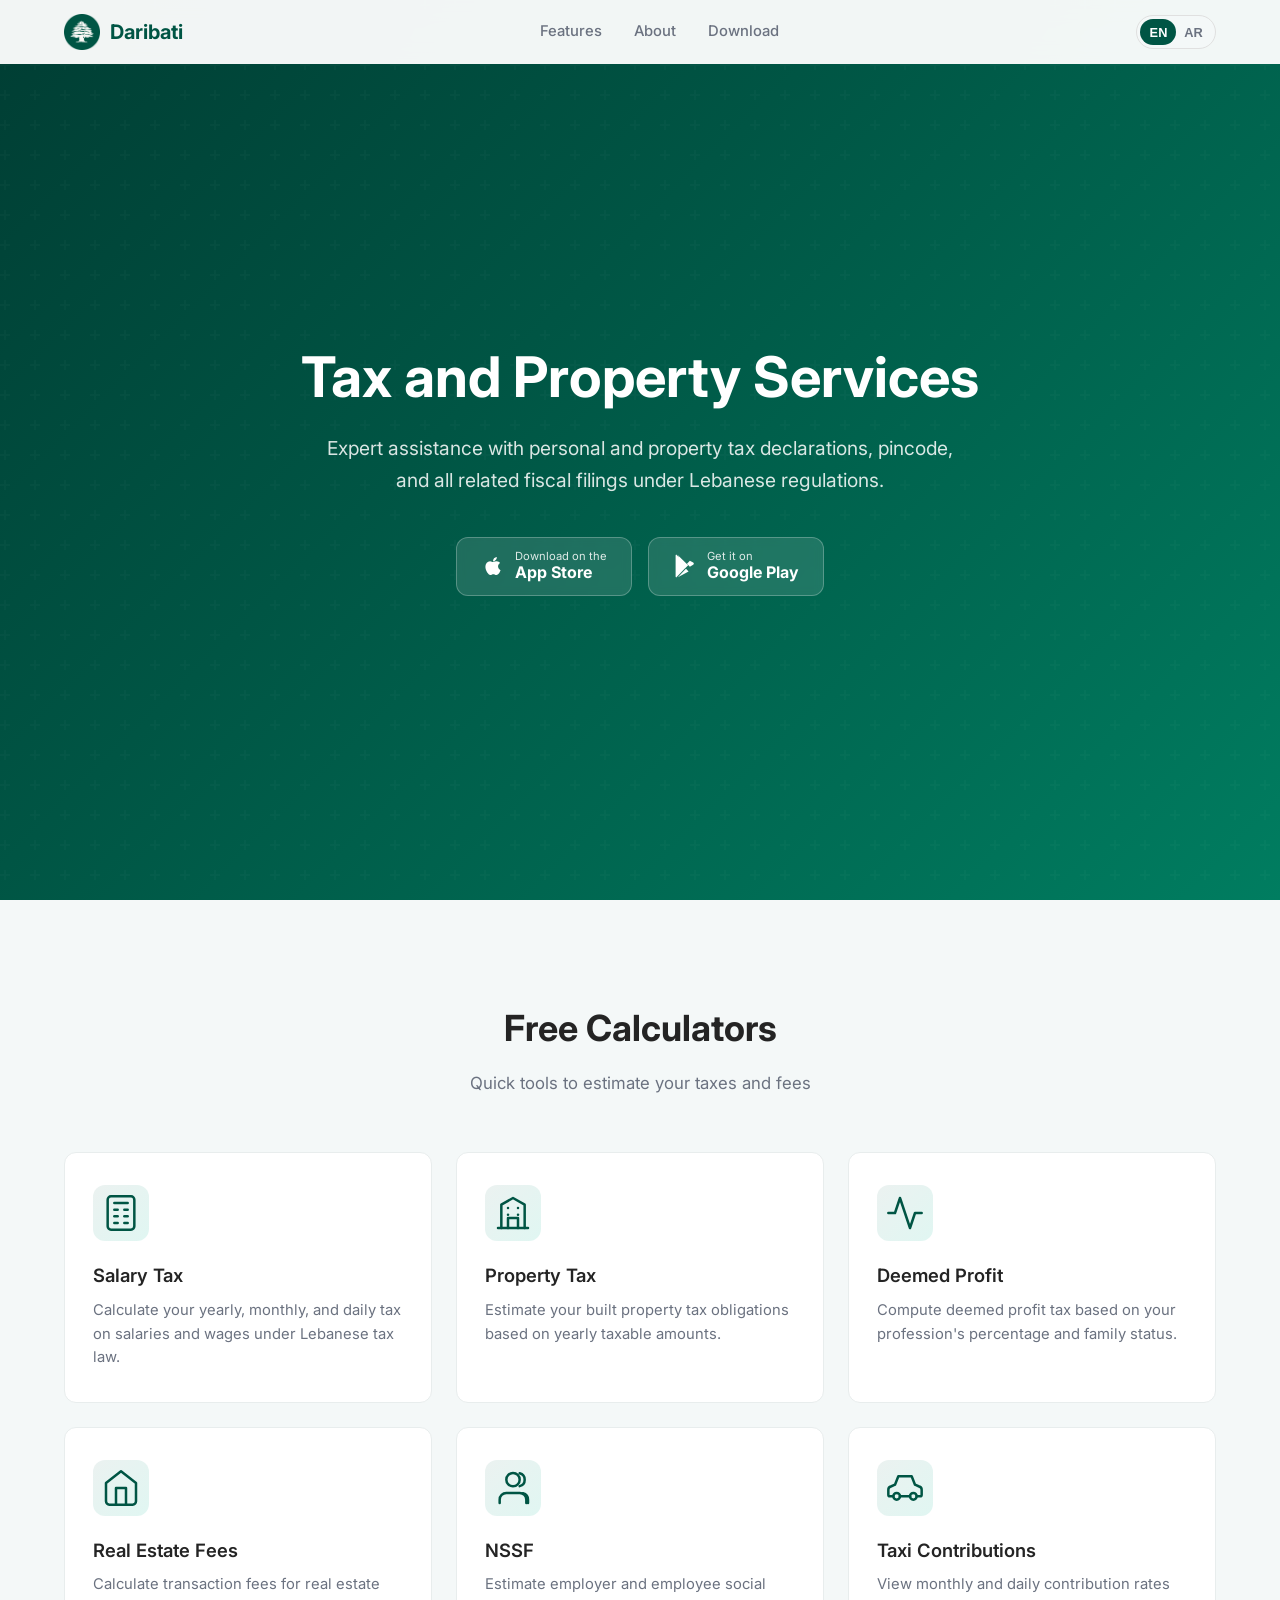
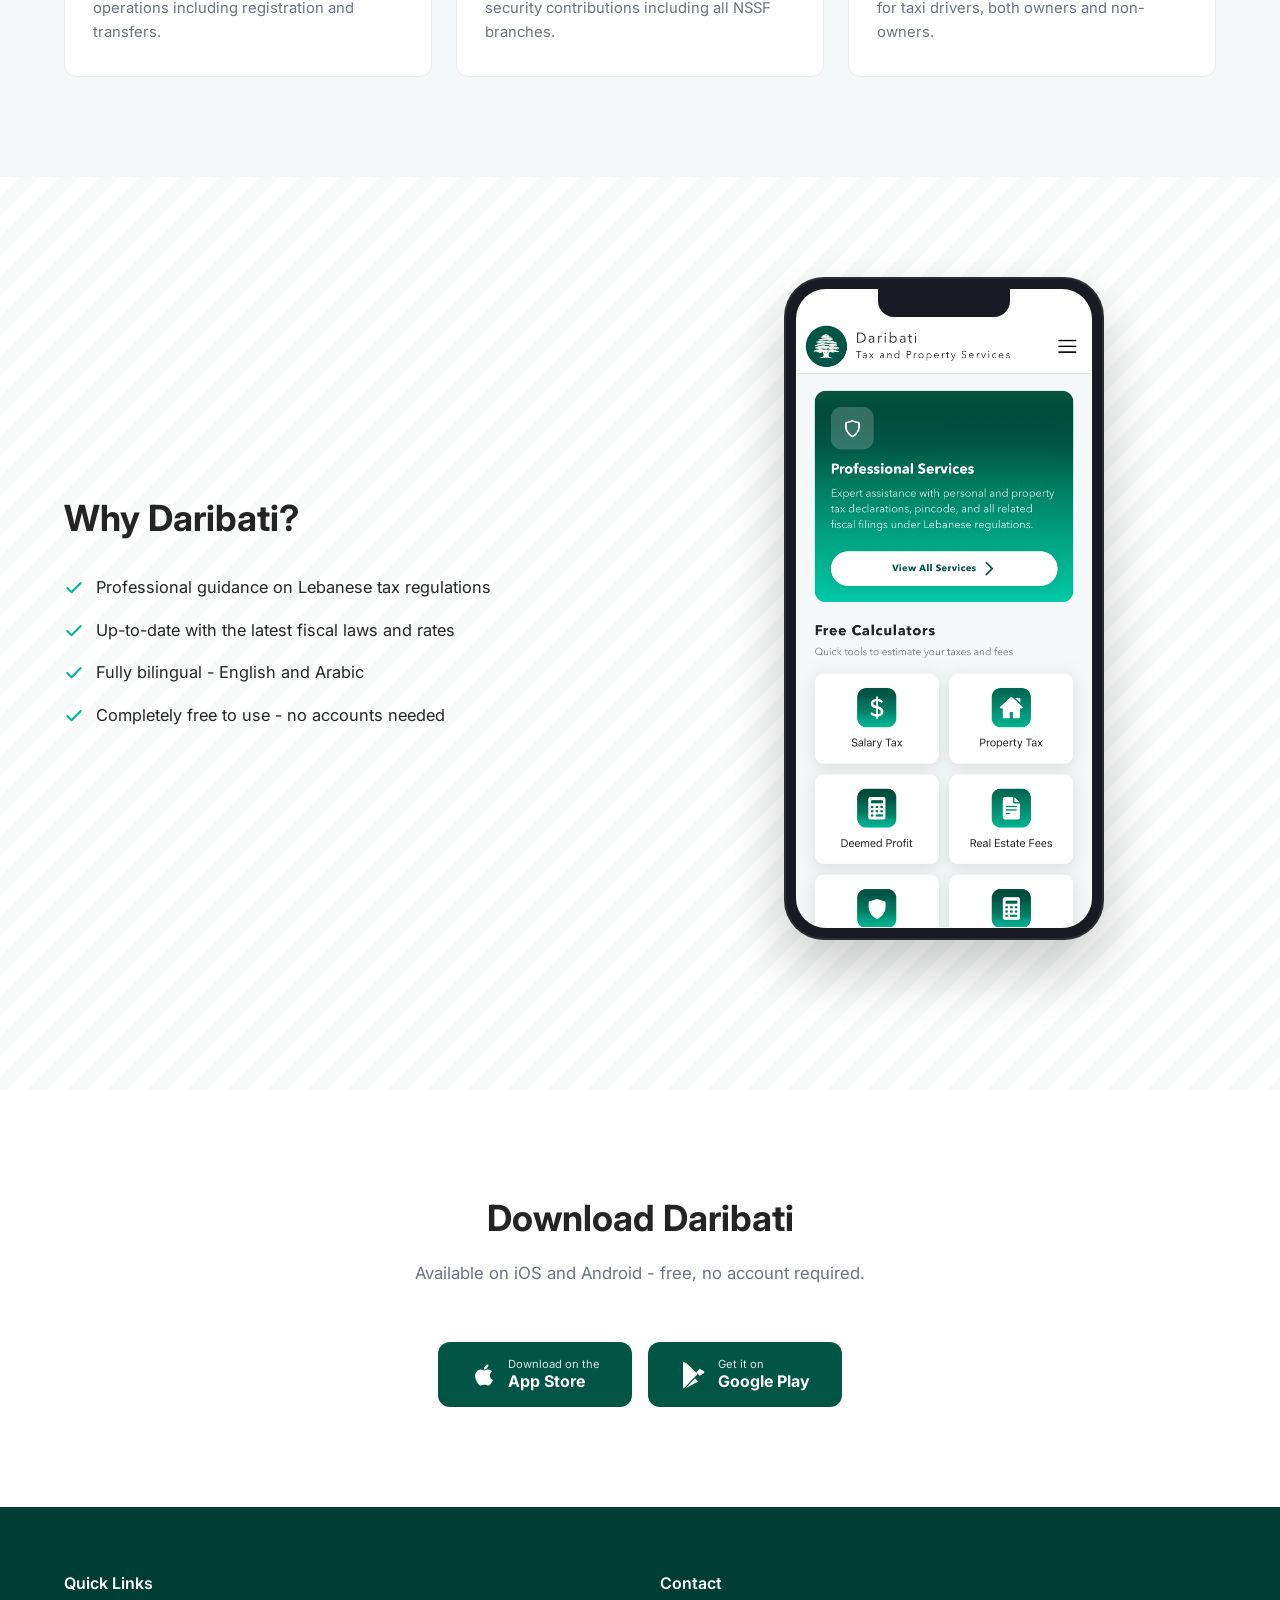
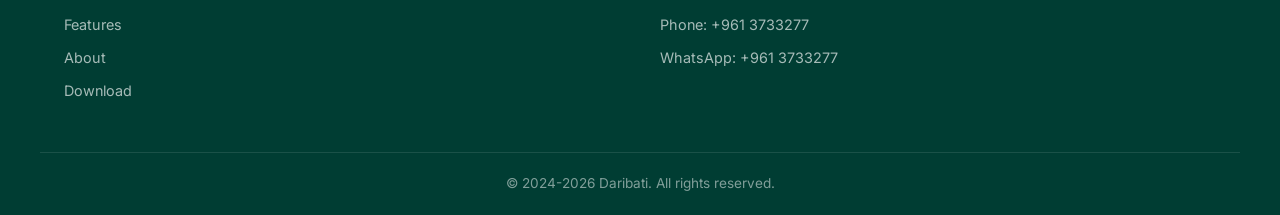
<file: public/index.html>
﻿<!DOCTYPE html>
<html lang="en" dir="ltr">
<head>
  <meta charset="UTF-8">
  <meta name="viewport" content="width=device-width, initial-scale=1.0">
  <title>Daribati - Tax and Property Services</title>
  <meta name="description" content="Lebanese tax and property fee calculator. Free tools for salary tax, property tax, deemed profit, real estate fees, NSSF, and more.">
  <link rel="icon" href="admin/logo.png" type="image/png">
  <link rel="preconnect" href="https://fonts.googleapis.com">
  <link rel="preconnect" href="https://fonts.gstatic.com" crossorigin>
  <link href="https://fonts.googleapis.com/css2?family=Inter:wght@400;500;600;700&family=Noto+Sans+Arabic:wght@400;500;600;700&display=swap" rel="stylesheet">
  <link rel="stylesheet" href="styles.css">
</head>
<body>

  <!-- Navbar -->
  <nav class="navbar" id="navbar">
    <div class="container navbar-inner">
      <a href="#" class="navbar-brand">
        <img src="admin/logo.png" alt="Daribati" class="navbar-logo">
        <span class="navbar-wordmark">Daribati</span>
      </a>
      <div class="navbar-links" id="navbarLinks">
        <a href="#features" class="nav-link" data-i18n="nav.features">Features</a>
        <a href="#about" class="nav-link" data-i18n="nav.about">About</a>
        <a href="#download" class="nav-link" data-i18n="nav.download">Download</a>
      </div>
      <div class="navbar-actions">
        <button class="lang-toggle" id="langToggle" aria-label="Toggle language">
          <span class="lang-option" data-lang="en">EN</span>
          <span class="lang-option" data-lang="ar">AR</span>
          <span class="lang-slider"></span>
        </button>
        <button class="hamburger" id="hamburger" aria-label="Toggle menu">
          <span></span>
          <span></span>
          <span></span>
        </button>
      </div>
    </div>
  </nav>

  <!-- Hero -->
  <section class="hero" id="hero">
    <div class="hero-bg"></div>
    <div class="container hero-content">
      <h1 class="hero-title" data-i18n="hero.title">Tax and Property Services</h1>
      <p class="hero-subtitle" data-i18n="hero.subtitle">Expert assistance with personal and property tax declarations, pincode, and all related fiscal filings under Lebanese regulations.</p>
      <div class="hero-buttons">
        <a href="https://apps.apple.com/lb/app/daribati-lb/id6739436897" class="btn btn-store" target="_blank" rel="noopener noreferrer">
          <svg width="24" height="24" viewBox="0 0 24 24" fill="currentColor"><path d="M17.05 20.28c-.98.95-2.05.8-3.08.35-1.09-.46-2.09-.48-3.24 0-1.44.62-2.2.44-3.06-.35C2.79 15.25 3.51 7.59 9.05 7.31c1.35.07 2.29.74 3.08.8 1.18-.24 2.31-.93 3.57-.84 1.51.12 2.65.72 3.4 1.8-3.12 1.87-2.38 5.98.48 7.13-.57 1.5-1.31 2.99-2.54 4.09zM12.03 7.25c-.15-2.23 1.66-4.07 3.74-4.25.29 2.58-2.34 4.5-3.74 4.25z"/></svg>
          <span class="store-text">
            <small data-i18n="hero.downloadOn">Download on the</small>
            <strong>App Store</strong>
          </span>
        </a>
        <a href="https://play.google.com/store/apps/details?id=com.marcissa.darayeb&pcampaignid=web_share" class="btn btn-store" target="_blank" rel="noopener noreferrer">
          <svg width="24" height="24" viewBox="0 0 24 24" fill="currentColor"><path d="M3.18 23.49c-.36-.17-.57-.52-.57-.94V1.45c0-.42.21-.77.57-.94l11.07 11.49L3.18 23.49zm1.24-22.8L15.13 11.2l-2.63 2.73L4.42.69zm.45 22.62l8.08-8.51 2.63 2.73L4.87 23.31zM20.14 10.79l-3.27 1.84-2.89-3 2.89-3 3.27 1.84c.92.52.92 1.8 0 2.32z"/></svg>
          <span class="store-text">
            <small data-i18n="hero.getItOn">Get it on</small>
            <strong>Google Play</strong>
          </span>
        </a>
      </div>
    </div>
  </section>

  <!-- Features -->
  <section class="features" id="features">
    <div class="container">
      <h2 class="section-title animate-on-scroll" data-i18n="features.title">Free Calculators</h2>
      <p class="section-subtitle animate-on-scroll" data-i18n="features.subtitle">Quick tools to estimate your taxes and fees</p>
      <div class="features-grid">

        <div class="feature-card animate-on-scroll">
          <div class="feature-icon">
            <svg width="40" height="40" viewBox="0 0 24 24" fill="none" stroke="currentColor" stroke-width="1.5" stroke-linecap="round" stroke-linejoin="round"><rect x="4" y="2" width="16" height="20" rx="2"/><line x1="8" y1="6" x2="16" y2="6"/><line x1="8" y1="10" x2="10" y2="10"/><line x1="14" y1="10" x2="16" y2="10"/><line x1="8" y1="14" x2="10" y2="14"/><line x1="14" y1="14" x2="16" y2="14"/><line x1="8" y1="18" x2="10" y2="18"/><line x1="14" y1="18" x2="16" y2="18"/></svg>
          </div>
          <h3 class="feature-title" data-i18n="features.salaryTax">Salary Tax</h3>
          <p class="feature-desc" data-i18n="features.salaryTaxDesc">Calculate your yearly, monthly, and daily tax on salaries and wages under Lebanese tax law.</p>
        </div>

        <div class="feature-card animate-on-scroll">
          <div class="feature-icon">
            <svg width="40" height="40" viewBox="0 0 24 24" fill="none" stroke="currentColor" stroke-width="1.5" stroke-linecap="round" stroke-linejoin="round"><path d="M3 21h18"/><path d="M5 21V7l7-4 7 4v14"/><path d="M9 21v-6h6v6"/><path d="M9 9h.01"/><path d="M15 9h.01"/><path d="M9 13h.01"/><path d="M15 13h.01"/></svg>
          </div>
          <h3 class="feature-title" data-i18n="features.propertyTax">Property Tax</h3>
          <p class="feature-desc" data-i18n="features.propertyTaxDesc">Estimate your built property tax obligations based on yearly taxable amounts.</p>
        </div>

        <div class="feature-card animate-on-scroll">
          <div class="feature-icon">
            <svg width="40" height="40" viewBox="0 0 24 24" fill="none" stroke="currentColor" stroke-width="1.5" stroke-linecap="round" stroke-linejoin="round"><path d="M22 12h-4l-3 9L9 3l-3 9H2"/></svg>
          </div>
          <h3 class="feature-title" data-i18n="features.deemedProfit">Deemed Profit</h3>
          <p class="feature-desc" data-i18n="features.deemedProfitDesc">Compute deemed profit tax based on your profession's percentage and family status.</p>
        </div>

        <div class="feature-card animate-on-scroll">
          <div class="feature-icon">
            <svg width="40" height="40" viewBox="0 0 24 24" fill="none" stroke="currentColor" stroke-width="1.5" stroke-linecap="round" stroke-linejoin="round"><path d="M3 9l9-7 9 7v11a2 2 0 0 1-2 2H5a2 2 0 0 1-2-2V9z"/><polyline points="9 22 9 12 15 12 15 22"/></svg>
          </div>
          <h3 class="feature-title" data-i18n="features.realEstate">Real Estate Fees</h3>
          <p class="feature-desc" data-i18n="features.realEstateDesc">Calculate transaction fees for real estate operations including registration and transfers.</p>
        </div>

        <div class="feature-card animate-on-scroll">
          <div class="feature-icon">
            <svg width="40" height="40" viewBox="0 0 24 24" fill="none" stroke="currentColor" stroke-width="1.5" stroke-linecap="round" stroke-linejoin="round"><path d="M20 21v-2a4 4 0 0 0-4-4H8a4 4 0 0 0-4 4v2"/><circle cx="12" cy="7" r="4"/><path d="M16 3.13a4 4 0 0 1 0 7.75"/><path d="M21 21v-2a4 4 0 0 0-3-3.87"/></svg>
          </div>
          <h3 class="feature-title" data-i18n="features.nssf">NSSF</h3>
          <p class="feature-desc" data-i18n="features.nssfDesc">Estimate employer and employee social security contributions including all NSSF branches.</p>
        </div>

        <div class="feature-card animate-on-scroll">
          <div class="feature-icon">
            <svg width="40" height="40" viewBox="0 0 24 24" fill="none" stroke="currentColor" stroke-width="1.5" stroke-linecap="round" stroke-linejoin="round"><path d="M19 17h2c.6 0 1-.4 1-1v-3c0-.9-.7-1.7-1.5-1.9L18 10l-2-5H8L6 10l-2.5 1.1C2.7 11.3 2 12.1 2 13v3c0 .6.4 1 1 1h2"/><circle cx="7" cy="17" r="2"/><circle cx="17" cy="17" r="2"/><path d="M9 17h6"/></svg>
          </div>
          <h3 class="feature-title" data-i18n="features.taxi">Taxi Contributions</h3>
          <p class="feature-desc" data-i18n="features.taxiDesc">View monthly and daily contribution rates for taxi drivers, both owners and non-owners.</p>
        </div>

      </div>
    </div>
  </section>

  <!-- About -->
  <section class="about" id="about">
    <div class="about-bg"></div>
    <div class="container about-inner">
      <div class="about-text animate-on-scroll">
        <h2 class="section-title" data-i18n="about.title">Why Daribati?</h2>
        <ul class="about-points">
          <li>
            <svg width="20" height="20" viewBox="0 0 24 24" fill="none" stroke="#00B894" stroke-width="2.5" stroke-linecap="round" stroke-linejoin="round"><polyline points="20 6 9 17 4 12"/></svg>
            <span data-i18n="about.point1">Professional guidance on Lebanese tax regulations</span>
          </li>
          <li>
            <svg width="20" height="20" viewBox="0 0 24 24" fill="none" stroke="#00B894" stroke-width="2.5" stroke-linecap="round" stroke-linejoin="round"><polyline points="20 6 9 17 4 12"/></svg>
            <span data-i18n="about.point2">Up-to-date with the latest fiscal laws and rates</span>
          </li>
          <li>
            <svg width="20" height="20" viewBox="0 0 24 24" fill="none" stroke="#00B894" stroke-width="2.5" stroke-linecap="round" stroke-linejoin="round"><polyline points="20 6 9 17 4 12"/></svg>
            <span data-i18n="about.point3">Fully bilingual - English and Arabic</span>
          </li>
          <li>
            <svg width="20" height="20" viewBox="0 0 24 24" fill="none" stroke="#00B894" stroke-width="2.5" stroke-linecap="round" stroke-linejoin="round"><polyline points="20 6 9 17 4 12"/></svg>
            <span data-i18n="about.point4">Completely free to use - no accounts needed</span>
          </li>
        </ul>
      </div>
      <div class="about-mockup animate-on-scroll">
        <div class="phone-mockup">
          <div class="phone-notch"></div>
          <div class="phone-screen">
            <img src="IMG_5212.PNG" alt="Daribati app home screen" class="app-shot-image">
          </div>
        </div>
      </div>
    </div>
  </section>

  <!-- Download CTA -->
  <section class="download" id="download">
    <div class="container download-inner">
      <h2 class="section-title animate-on-scroll" data-i18n="download.title">Download Daribati</h2>
      <p class="section-subtitle animate-on-scroll" data-i18n="download.subtitle">Available on iOS and Android - free, no account required.</p>
      <div class="download-buttons animate-on-scroll">
        <a href="https://apps.apple.com/lb/app/daribati-lb/id6739436897" class="btn btn-store btn-store-large" target="_blank" rel="noopener noreferrer">
          <svg width="28" height="28" viewBox="0 0 24 24" fill="currentColor"><path d="M17.05 20.28c-.98.95-2.05.8-3.08.35-1.09-.46-2.09-.48-3.24 0-1.44.62-2.2.44-3.06-.35C2.79 15.25 3.51 7.59 9.05 7.31c1.35.07 2.29.74 3.08.8 1.18-.24 2.31-.93 3.57-.84 1.51.12 2.65.72 3.4 1.8-3.12 1.87-2.38 5.98.48 7.13-.57 1.5-1.31 2.99-2.54 4.09zM12.03 7.25c-.15-2.23 1.66-4.07 3.74-4.25.29 2.58-2.34 4.5-3.74 4.25z"/></svg>
          <span class="store-text">
            <small data-i18n="hero.downloadOn">Download on the</small>
            <strong>App Store</strong>
          </span>
        </a>
        <a href="https://play.google.com/store/apps/details?id=com.marcissa.darayeb&pcampaignid=web_share" class="btn btn-store btn-store-large" target="_blank" rel="noopener noreferrer">
          <svg width="28" height="28" viewBox="0 0 24 24" fill="currentColor"><path d="M3.18 23.49c-.36-.17-.57-.52-.57-.94V1.45c0-.42.21-.77.57-.94l11.07 11.49L3.18 23.49zm1.24-22.8L15.13 11.2l-2.63 2.73L4.42.69zm.45 22.62l8.08-8.51 2.63 2.73L4.87 23.31zM20.14 10.79l-3.27 1.84-2.89-3 2.89-3 3.27 1.84c.92.52.92 1.8 0 2.32z"/></svg>
          <span class="store-text">
            <small data-i18n="hero.getItOn">Get it on</small>
            <strong>Google Play</strong>
          </span>
        </a>
      </div>
    </div>
  </section>

  <!-- Footer -->
  <footer class="footer">
    <div class="container footer-inner">
      <div class="footer-col">
        <h4 data-i18n="footer.quickLinks">Quick Links</h4>
        <a href="#features" data-i18n="nav.features">Features</a>
        <a href="#about" data-i18n="nav.about">About</a>
        <a href="#download" data-i18n="nav.download">Download</a>
      </div>
      <div class="footer-col">
        <h4 data-i18n="footer.contact">Contact</h4>
        <a href="tel:+9613733277"><span data-i18n="footer.phone">Phone</span>: +961 3733277</a>
        <a href="https://wa.me/9613733277" target="_blank" rel="noopener noreferrer"><span data-i18n="footer.whatsapp">WhatsApp</span>: +961 3733277</a>
      </div>
    </div>
    <div class="footer-bottom">
      <div class="container">
        <p>&copy; 2024-2026 Daribati. <span data-i18n="footer.rights">All rights reserved.</span></p>
      </div>
    </div>
  </footer>

  <script src="script.js"></script>
</body>
</html>
</file>
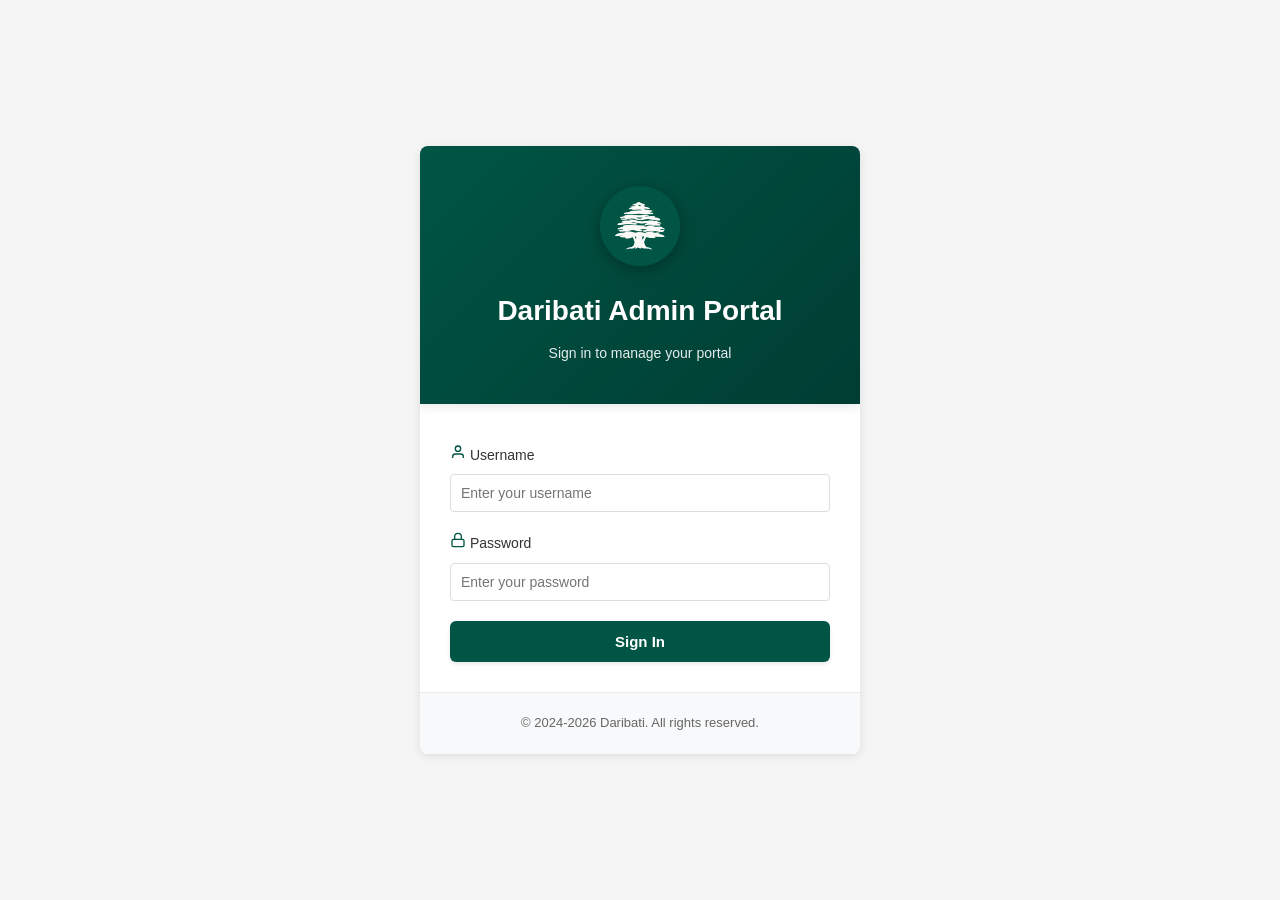
<file: public/admin/index.html>
<!DOCTYPE html>
<html lang="en">
  <head>
    <meta charset="UTF-8" />
    <meta
      name="viewport"
      content="width=device-width, initial-scale=1.0" />
    <title>Daribati Admin Portal</title>
    <link
      rel="stylesheet"
      href="styles.css" />
  </head>
  <body>
    <div class="container">
      <!-- Header removed - now using sticky navbar buttons -->

      <!-- Authentication Section -->
      <div
        id="authSection"
        class="auth-section">
        <div class="auth-card">
          <div class="auth-header">
            <div class="auth-logo">
              <img src="logo.png" alt="Daribati Logo" width="80" height="80" />
            </div>
            <h2>Daribati Admin Portal</h2>
            <p class="auth-subtitle">Sign in to manage your portal</p>
          </div>
          
          <form
            id="loginForm"
            onsubmit="event.preventDefault(); handleLogin();">
            <div class="form-group">
              <label for="usernameInput">
                <svg width="16" height="16" viewBox="0 0 24 24" fill="none" stroke="currentColor" stroke-width="2">
                  <path d="M20 21v-2a4 4 0 0 0-4-4H8a4 4 0 0 0-4 4v2"/>
                  <circle cx="12" cy="7" r="4"/>
                </svg>
                Username
              </label>
              <input
                type="text"
                id="usernameInput"
                placeholder="Enter your username"
                autocomplete="username"
                required />
            </div>
            <div class="form-group">
              <label for="passwordInput">
                <svg width="16" height="16" viewBox="0 0 24 24" fill="none" stroke="currentColor" stroke-width="2">
                  <rect x="3" y="11" width="18" height="11" rx="2" ry="2"/>
                  <path d="M7 11V7a5 5 0 0 1 10 0v4"/>
                </svg>
                Password
              </label>
              <input
                type="password"
                id="passwordInput"
                placeholder="Enter your password"
                autocomplete="current-password"
                required />
            </div>
            
            <div
              id="authError"
              class="error-message"
              style="margin-bottom: 15px;"></div>
            
            <button
              type="submit"
              id="loginBtn"
              class="btn btn-primary btn-login">
              <span class="btn-text">Sign In</span>
            </button>
          </form>
          
          <div class="auth-footer">
            <p>© 2024-2026 Daribati. All rights reserved.</p>
          </div>
        </div>
      </div>

      <!-- Main Content -->
      <div
        id="mainContent"
        class="main-content"
        style="display: none">
        <!-- Navigation Tabs -->
        <nav class="tabs">
          <div class="tabs-brand" onclick="switchTab('dashboard')" title="Go to Dashboard">
            <img src="logo.png" alt="Daribati Logo" class="brand-logo" width="40" height="40" />
            <span class="portal-title">Daribati Portal</span>
          </div>
          
          <div class="tabs-container">
            <!-- Main Tabs Row (All Admins) -->
            <div class="tabs-row tabs-main-row">
              <button
                class="tab-btn active"
                data-tab="dashboard">
                Dashboard
              </button>
              <button
                class="tab-btn"
                data-tab="notifications">
                Notifications
              </button>
              <button
                class="tab-btn"
                data-tab="announcements">
                Announcements
              </button>
              <button
                class="tab-btn"
                data-tab="services">
                Services
              </button>
              <button
                class="tab-btn"
                data-tab="disclaimers">
                Disclaimers
              </button>
              <button
                class="tab-btn"
                data-tab="feedback">
                Feedback
              </button>
              <button
                class="tab-btn"
                data-tab="taxiContributions">
                Taxi Contributions
              </button>
            </div>
            
            <!-- Super Admin Tabs Row (Super Admins Only) -->
            <div class="tabs-row tabs-admin-row" id="superAdminTabsRow" style="display: none;">
              <button
                class="tab-btn"
                id="systemAlertsTabBtn"
                data-tab="systemAlerts">
                System Alerts
              </button>
              <button
                class="tab-btn"
                id="appVersionsTabBtn"
                data-tab="appVersions">
                App Versions
              </button>
              <button
                class="tab-btn"
                id="adminSessionsTabBtn"
                data-tab="adminSessions">
                Sessions & Logins
              </button>
              <button
                class="tab-btn"
                id="adminUsersTabBtn"
                data-tab="adminUsers">
                Admin Users
              </button>
            </div>
          </div>
          
          <div class="tabs-right">
            <button
              id="refreshBtnNav"
              class="btn btn-icon btn-refresh"
              title="Refresh">
              <svg width="18" height="18" viewBox="0 0 24 24" fill="none" stroke="currentColor" stroke-width="2">
                <polyline points="23 4 23 10 17 10"></polyline>
                <polyline points="1 20 1 14 7 14"></polyline>
                <path d="M3.51 9a9 9 0 0 1 14.85-3.36L23 10M1 14l4.64 4.36A9 9 0 0 0 20.49 15"></path>
              </svg>
            </button>
            <button
              id="logoutBtnNav"
              class="btn btn-icon btn-logout"
              title="Logout">
              <svg width="18" height="18" viewBox="0 0 24 24" fill="none" stroke="currentColor" stroke-width="2">
                <path d="M9 21H5a2 2 0 0 1-2-2V5a2 2 0 0 1 2-2h4"/>
                <polyline points="16 17 21 12 16 7"/>
                <line x1="21" y1="12" x2="9" y2="12"/>
              </svg>
            </button>
          </div>
        </nav>

        <!-- Dashboard Tab -->
        <div
          id="dashboardTab"
          class="tab-content active">
          <h2>Dashboard</h2>

          <!-- User Metrics -->
          <div class="kpi-section">
            <h3 class="kpi-section-title">User Metrics</h3>
            <div class="stats-grid">
              <div class="stat-card">
                <div class="stat-label">Total Users</div>
                <div class="stat-value" id="statTotalUsers">-</div>
              </div>
              <div class="stat-card">
                <div class="stat-label">Active Users (30 days)</div>
                <div class="stat-value" id="statActiveUsers">-</div>
              </div>
              <div class="stat-card">
                <div class="stat-label">New Users Today</div>
                <div class="stat-value" id="statNewToday">-</div>
              </div>
              <div class="stat-card">
                <div class="stat-label">New Users This Week</div>
                <div class="stat-value" id="statNewWeek">-</div>
              </div>
              <div class="stat-card">
                <div class="stat-label">Users with Push Tokens</div>
                <div class="stat-value" id="statPushTokens">-</div>
              </div>
            </div>
          </div>

          <!-- Engagement Metrics -->
          <div class="kpi-section">
            <h3 class="kpi-section-title">Engagement Metrics</h3>
            <div class="stats-grid">
              <div class="stat-card">
                <div class="stat-label">Total Notifications</div>
                <div class="stat-value" id="statTotalNotifications">-</div>
              </div>
              <div class="stat-card">
                <div class="stat-label">Notification Read Rate</div>
                <div class="stat-value" id="statReadRate">-</div>
              </div>
              <div class="stat-card">
                <div class="stat-label">Recent Feedback (7d)</div>
                <div class="stat-value" id="statRecentFeedback">-</div>
              </div>
            </div>
          </div>

          <!-- Calculator Usage -->
          <div class="kpi-section">
            <h3 class="kpi-section-title">Calculator Usage (Last 30 Days)</h3>
            <div class="stats-grid">
              <div class="stat-card">
                <div class="stat-label">Tax on Salaries</div>
                <div class="stat-value" id="statSalaryTax">-</div>
              </div>
              <div class="stat-card">
                <div class="stat-label">Deemed Profit</div>
                <div class="stat-value" id="statDeemedProfit">-</div>
              </div>
              <div class="stat-card">
                <div class="stat-label">Property Tax</div>
                <div class="stat-value" id="statPropertyTax">-</div>
              </div>
              <div class="stat-card">
                <div class="stat-label">Real Estate Fees</div>
                <div class="stat-value" id="statRealEstateFees">-</div>
              </div>
              <div class="stat-card">
                <div class="stat-label">Taxi Contributions</div>
                <div class="stat-value" id="statTaxiContributions">-</div>
              </div>
              <div class="stat-card">
                <div class="stat-label">NSSF</div>
                <div class="stat-value" id="statNSSF">-</div>
              </div>
            </div>
          </div>

          <!-- System Health (Super Admin Only) -->
          <div class="kpi-section" id="systemHealthSection" style="display: none;">
            <h3 class="kpi-section-title">System Health</h3>
            <div class="stats-grid">
              <div class="stat-card stat-card-alert">
                <div class="stat-label">Unresolved Alerts</div>
                <div class="stat-value" id="statUnresolvedAlerts">-</div>
              </div>
              <div class="stat-card stat-card-critical">
                <div class="stat-label">Critical Alerts (24h)</div>
                <div class="stat-value" id="statCriticalAlerts">-</div>
              </div>
              <div class="stat-card">
                <div class="stat-label">Active Admin Sessions</div>
                <div class="stat-value" id="statActiveSessions">-</div>
              </div>
              <div class="stat-card" id="apiHealthCard">
                <div class="stat-label">API Health</div>
                <div class="stat-value" id="statApiHealth">-</div>
              </div>
              <div class="stat-card">
                <div class="stat-label">Avg Response Time</div>
                <div class="stat-value" id="statResponseTime">-</div>
              </div>
              <div class="stat-card">
                <div class="stat-label">API Errors (5min)</div>
                <div class="stat-value" id="statApiErrors">-</div>
              </div>
            </div>
          </div>

          <!-- 1. Daily Active Users -->
          <div class="chart-section">
            <h3>Daily Active Users (Last 30 Days)</h3>
            <div
              id="dailyActiveUsersChart"
              class="chart-container"
              style="min-height: 300px;"></div>
          </div>

          <!-- 2. Calculator Usage Breakdown -->
          <div class="chart-section">
            <div style="display: flex; justify-content: space-between; align-items: center; margin-bottom: 20px;">
              <h3 style="margin: 0;">Calculator Usage Breakdown</h3>
              <div id="calculatorUsageFilters" style="display: flex; gap: 10px;">
                <button class="calculator-filter-btn active" data-timeframe="30" onclick="setCalculatorTimeframe(30)">
                  30 Days
                </button>
                <button class="calculator-filter-btn" data-timeframe="60" onclick="setCalculatorTimeframe(60)">
                  60 Days
                </button>
                <button class="calculator-filter-btn" data-timeframe="90" onclick="setCalculatorTimeframe(90)">
                  90 Days
                </button>
                <button class="calculator-filter-btn" data-timeframe="lifetime" onclick="setCalculatorTimeframe('lifetime')">
                  Lifetime
                </button>
              </div>
            </div>
            <div
              id="calculatorUsageChart"
              class="chart-container"></div>
          </div>

          <!-- 3. Platform and Version (Side by Side) -->
          <div class="chart-row-half" style="display: grid; grid-template-columns: 1fr 1fr; gap: 20px; margin-top: 30px; margin-bottom: 20px;">
            <div class="chart-section" style="margin-top: 0;">
              <h3>Users by Platform</h3>
              <div
                id="platformChart"
                class="chart-container"></div>
            </div>
            <div class="chart-section" style="margin-top: 0;">
              <h3>Top App Versions</h3>
              <div
                id="versionChart"
                class="chart-container"></div>
            </div>
          </div>

          <!-- 4. Notification Engagement -->
          <div class="chart-section">
            <h3>Notification Engagement</h3>
            <div
              id="notificationEngagementChart"
              class="chart-container"></div>
          </div>

          <!-- 5. Feedback by Category -->
          <div class="chart-section">
            <h3>Feedback by Category (Last 30 Days)</h3>
            <div
              id="feedbackChart"
              class="chart-container"></div>
          </div>
        </div>

        <!-- Notifications Tab (Merged) -->
        <div
          id="notificationsTab"
          class="tab-content">
          <h2>Notifications Management</h2>
          <p style="color: #666; margin-bottom: 20px">
            Send notifications to users and manage notification history.
          </p>

          <!-- Send Notification Form -->
          <div class="form-section">
            <h3>Send Notification</h3>
            <form id="broadcastNotificationForm">
              <div class="form-group">
                <label for="broadcastTitle">Title</label>
                <input
                  type="text"
                  id="broadcastTitle"
                  placeholder="Notification title"
                  required />
              </div>
              <div class="form-group">
                <label for="broadcastBody">Body</label>
                <textarea
                  id="broadcastBody"
                  rows="4"
                  placeholder="Notification body text"
                  required></textarea>
              </div>
              <div style="display: grid; grid-template-columns: 1fr 1fr 1fr; gap: 15px;">
                <div class="form-group">
                  <label for="broadcastType">Type</label>
                  <select id="broadcastType">
                    <option value="general">General</option>
                    <option value="tax_reminder">Tax Reminder</option>
                    <option value="service_announcement">Service Announcement</option>
                    <option value="document_status">Document Status</option>
                    <option value="payment_reminder">Payment Reminder</option>
                    <option value="system_announcement">System Announcement</option>
                  </select>
                </div>
                <div class="form-group">
                  <label for="sendPlatformFilter">Platform</label>
                  <select id="sendPlatformFilter">
                    <option value="">All Platforms</option>
                    <option value="ios">iOS Only</option>
                    <option value="android">Android Only</option>
                  </select>
                </div>
                <div class="form-group">
                  <label for="sendVersionFilter">App Version</label>
                  <select id="sendVersionFilter">
                    <option value="">All Versions</option>
                  </select>
                </div>
              </div>
              <div style="display: flex; gap: 10px; align-items: center; margin-top: 10px;">
                <button
                  type="submit"
                  class="btn btn-warning">
                  Send Notification
                </button>
                <span id="targetUsersCount" style="color: #666; font-size: 14px;"></span>
              </div>
            </form>
          </div>

          <div
            id="notificationResult"
            class="result-message"></div>

          <!-- Notifications History -->
          <div style="margin-top: 40px;">
            <h3>Notification History</h3>
            
            <div class="filters">
              <div class="form-group">
                <label for="notificationTypeFilter">Type</label>
                <select id="notificationTypeFilter">
                  <option value="">All Types</option>
                  <option value="general">General</option>
                  <option value="tax_reminder">Tax Reminder</option>
                  <option value="service_announcement">Service Announcement</option>
                  <option value="document_status">Document Status</option>
                  <option value="payment_reminder">Payment Reminder</option>
                  <option value="system_announcement">System Announcement</option>
                </select>
              </div>
              <div class="form-group">
                <label for="notificationPlatformFilter">Platform</label>
                <select id="notificationPlatformFilter">
                  <option value="">All Platforms</option>
                  <option value="ios">iOS</option>
                  <option value="android">Android</option>
                </select>
              </div>
              <div class="form-group">
                <label for="notificationVersionFilter">App Version</label>
                <select id="notificationVersionFilter">
                  <option value="">All Versions</option>
                </select>
              </div>
              <div class="form-group">
                <label>
                  <input
                    type="checkbox"
                    id="unreadNotificationsOnly" />
                  Unread Only
                </label>
              </div>
              <button
                id="applyNotificationFiltersBtn"
                class="btn btn-secondary">
                Apply Filters
              </button>
            </div>

            <div
              id="notificationsList"
              class="list-container">
              <!-- Notifications will be loaded here -->
            </div>

            <div
              id="notificationsListResult"
              class="result-message"
              style="display: none"></div>
          </div>
        </div>

        <!-- Services Tab -->
        <div
          id="servicesTab"
          class="tab-content">
          <h2>Manage Services</h2>

          <div class="action-bar">
            <button
              id="addServiceBtn"
              class="btn btn-primary">
              Add New Service
            </button>
          </div>

          <div
            id="servicesList"
            class="list-container">
            <!-- Services will be loaded here -->
          </div>

          <div
            id="servicesResult"
            class="result-message"
            style="display: none"></div>

          <!-- Add/Edit Service Modal -->
          <div
            id="serviceModal"
            class="modal">
            <div class="modal-content">
              <span
                class="close"
                id="closeServiceModal"
                >&times;</span
              >
              <h3 id="serviceModalTitle">Add Service</h3>
              <form id="serviceForm">
                <input
                  type="hidden"
                  id="serviceId" />

                <div
                  style="
                    background: #f0f8ff;
                    padding: 15px;
                    border-radius: 4px;
                    margin-bottom: 20px;
                    border-left: 4px solid #005544;
                  ">
                  <h4 style="margin-bottom: 10px; color: #005544">
                    English Fields
                  </h4>
                  <div class="form-group">
                    <label for="serviceTitle">Service Title (English) *</label>
                    <input
                      type="text"
                      id="serviceTitle"
                      placeholder="Enter service title in English"
                      required />
                  </div>
                  <div class="form-group">
                    <label for="featuredDescription"
                      >Featured Description (English)</label
                    >
                    <textarea
                      id="featuredDescription"
                      rows="3"
                      placeholder="Featured description (shown when service is featured)"></textarea>
                    <small
                      >Only required if service is marked as featured</small
                    >
                  </div>
                </div>

                <div
                  style="
                    background: #fff8f0;
                    padding: 15px;
                    border-radius: 4px;
                    margin-bottom: 20px;
                    border-left: 4px solid #ffc107;
                  ">
                  <h4 style="margin-bottom: 10px; color: #d68910">
                    Arabic Fields
                  </h4>
                  <div class="form-group">
                    <label for="serviceTitleAr">Service Title (Arabic)</label>
                    <input
                      type="text"
                      id="serviceTitleAr"
                      placeholder="أدخل عنوان الخدمة بالعربية"
                      dir="rtl" />
                  </div>
                  <div class="form-group">
                    <label for="featuredDescriptionAr"
                      >Featured Description (Arabic)</label
                    >
                    <textarea
                      id="featuredDescriptionAr"
                      rows="3"
                      placeholder="الوصف المميز (يظهر عندما تكون الخدمة مميزة)"
                      dir="rtl"></textarea>
                    <small
                      >Only required if service is marked as featured</small
                    >
                  </div>
                </div>

                <div class="form-group">
                  <label for="serviceMessage">WhatsApp Message *</label>
                  <textarea
                    id="serviceMessage"
                    rows="4"
                    placeholder="Pre-filled WhatsApp message"></textarea>
                  <small
                    >This message will be pre-filled when user opens
                    WhatsApp</small
                  >
                </div>
                <div class="form-group">
                  <label for="servicePhone">Phone Number *</label>
                  <input
                    type="text"
                    id="servicePhone"
                    placeholder="e.g., +96171123456" />
                  <small>Include country code (e.g., +961 for Lebanon)</small>
                </div>
                <div class="form-group">
                  <label>
                    <input
                      type="checkbox"
                      id="serviceFeatured" />
                    Featured Service
                  </label>
                  <small style="display: block; margin-top: 5px"
                    >Featured services appear at the top with a highlighted
                    card</small
                  >
                </div>
                <div class="form-group">
                  <label>
                    <input
                      type="checkbox"
                      id="serviceActive"
                      checked />
                    Active
                  </label>
                  <small style="display: block; margin-top: 5px"
                    >Only active services are shown in the app</small
                  >
                </div>
                <button
                  type="submit"
                  class="btn btn-primary">
                  Save
                </button>
                <button
                  type="button"
                  class="btn btn-secondary"
                  id="cancelServiceBtn">
                  Cancel
                </button>
              </form>
            </div>
          </div>
        </div>

        <!-- Disclaimers Tab -->
        <div
          id="disclaimersTab"
          class="tab-content">
          <h2>Manage Disclaimers</h2>

          <div class="action-bar">
            <button
              id="addDisclaimerBtn"
              class="btn btn-primary">
              Add New Disclaimer
            </button>
          </div>

          <div
            id="disclaimersList"
            class="list-container">
            <!-- Disclaimers will be loaded here -->
          </div>

          <div
            id="disclaimersResult"
            class="result-message"
            style="display: none"></div>

           <!-- Add/Edit Disclaimer Modal -->
           <div
             id="disclaimerModal"
             class="modal">
             <div class="modal-content">
               <span class="close">&times;</span>
               <h3 id="modalTitle">Add Disclaimer</h3>
               <form id="disclaimerForm">
                 <input
                   type="hidden"
                   id="disclaimerId" />
                 <div class="form-group">
                   <label for="screenName">Screen Name</label>
                   <input
                     type="text"
                     id="screenName"
                     placeholder="e.g., taxOnSalaries, propertyTax"
                     required />
                   <small>Must match the screen name used in the app</small>
                 </div>

                 <div
                   style="
                     background: #f0f8ff;
                     padding: 15px;
                     border-radius: 4px;
                     margin-bottom: 20px;
                     border-left: 4px solid #005544;
                   ">
                   <h4 style="margin-bottom: 10px; color: #005544">
                     English Text
                   </h4>
                   <div class="form-group">
                     <label for="disclaimerText">Disclaimer Text (English) *</label>
                     <textarea
                       id="disclaimerText"
                       rows="6"
                       placeholder="Enter disclaimer text in English"
                       required></textarea>
                   </div>
                 </div>

                 <div
                   style="
                     background: #fff8f0;
                     padding: 15px;
                     border-radius: 4px;
                     margin-bottom: 20px;
                     border-left: 4px solid #ffc107;
                   ">
                   <h4 style="margin-bottom: 10px; color: #d68910">
                     Arabic Text
                   </h4>
                   <div class="form-group">
                     <label for="disclaimerTextAr">Disclaimer Text (Arabic)</label>
                     <textarea
                       id="disclaimerTextAr"
                       rows="6"
                       placeholder="أدخل نص إخلاء المسؤولية بالعربية"
                       dir="rtl"></textarea>
                     <small>Optional - will fall back to English if not provided</small>
                   </div>
                 </div>

                 <button
                   type="submit"
                   class="btn btn-primary">
                   Save
                 </button>
                 <button
                   type="button"
                   class="btn btn-secondary"
                   id="cancelDisclaimerBtn">
                   Cancel
                 </button>
               </form>
             </div>
           </div>
        </div>

        <!-- Feedback Tab -->
        <div
          id="feedbackTab"
          class="tab-content">
          <h2>Feedback Management</h2>

          <div class="action-bar">
            <div style="display: flex; gap: 10px; flex-wrap: wrap;">
              <select id="feedbackStatusFilter" class="filter-select">
                <option value="">All Statuses</option>
                <option value="new">New</option>
                <option value="in_review">In Review</option>
                <option value="resolved">Resolved</option>
                <option value="closed">Closed</option>
              </select>
              <select id="feedbackCategoryFilter" class="filter-select">
                <option value="">All Categories</option>
                <option value="bug">Bug Report</option>
                <option value="feature_request">Feature Request</option>
                <option value="improvement">Improvement</option>
                <option value="general">General</option>
                <option value="other">Other</option>
              </select>
              <button
                id="applyFeedbackFiltersBtn"
                class="btn btn-secondary">
                Apply Filters
              </button>
            </div>
          </div>

          <!-- Feedback Stats -->
          <div style="display: grid; grid-template-columns: repeat(auto-fit, minmax(200px, 1fr)); gap: 15px; margin-bottom: 20px;">
            <div class="stat-card">
              <h4>Total Feedback</h4>
              <p id="totalFeedbackCount" class="stat-number">-</p>
            </div>
            <div class="stat-card">
              <h4>New (Last 7 Days)</h4>
              <p id="recentFeedbackCount" class="stat-number">-</p>
            </div>
            <div class="stat-card">
              <h4>Pending Review</h4>
              <p id="pendingFeedbackCount" class="stat-number">-</p>
            </div>
          </div>

          <div
            id="feedbackList"
            class="list-container">
            <!-- Feedback will be loaded here -->
          </div>

          <div
            id="feedbackResult"
            class="result-message"
            style="display: none"></div>

          <!-- Feedback Detail Modal -->
          <div
            id="feedbackModal"
            class="modal">
            <div class="modal-content" style="max-width: 700px;">
              <span class="close">&times;</span>
              <h3>Feedback Details</h3>
              <div id="feedbackDetailsContent">
                <!-- Details will be loaded here -->
              </div>
              <div style="margin-top: 20px;">
                <h4>Update Status</h4>
                <form id="updateFeedbackForm">
                  <input type="hidden" id="feedbackIdToUpdate" />
                  <div class="form-group">
                    <label for="feedbackStatus">Status</label>
                    <select id="feedbackStatus" required>
                      <option value="new">New</option>
                      <option value="in_review">In Review</option>
                      <option value="resolved">Resolved</option>
                      <option value="closed">Closed</option>
                    </select>
                  </div>
                  <div class="form-group">
                    <label for="adminNotes">Admin Notes</label>
                    <textarea
                      id="adminNotes"
                      rows="4"
                      placeholder="Add notes for internal reference..."></textarea>
                  </div>
                  <button type="submit" class="btn btn-primary">Update</button>
                  <button type="button" class="btn btn-danger" id="deleteFeedbackBtn">Delete</button>
                  <button type="button" class="btn btn-secondary" id="closeFeedbackModalBtn">Close</button>
                </form>
              </div>
            </div>
          </div>
        </div>

        <!-- Announcements Tab -->
        <div
          id="announcementsTab"
          class="tab-content">
          <h2>Announcements Management</h2>
          <p style="color: #666; margin-bottom: 20px">
            Manage app-wide announcements and maintenance notices.
          </p>

          <div class="action-bar">
            <button
              id="addAnnouncementBtn"
              class="btn btn-primary">
              Create Announcement
            </button>
          </div>

          <div
            id="announcementsList"
            class="list-container">
            <!-- Announcements will be loaded here -->
          </div>

          <div
            id="announcementsResult"
            class="result-message"
            style="display: none"></div>

          <!-- Add/Edit Announcement Modal -->
          <div
            id="announcementModal"
            class="modal">
            <div class="modal-content" style="max-width: 700px;">
              <span
                class="close"
                id="closeAnnouncementModal"
                >&times;</span>
              <h3 id="announcementModalTitle">Create Announcement</h3>
              <form id="announcementForm">
                <input
                  type="hidden"
                  id="announcementId" />
                
                <div class="form-group">
                  <label for="announcementType">Type *</label>
                  <select id="announcementType" required>
                    <option value="announcement">Announcement (General Info)</option>
                    <option value="maintenance">Maintenance (System Downtime)</option>
                    <option value="warning">Warning (Important Notice)</option>
                    <option value="success">Success (Positive News)</option>
                  </select>
                </div>

                <div style="display: grid; grid-template-columns: 1fr 1fr; gap: 15px; margin-bottom: 15px;">
                  <div class="form-group">
                    <label for="announcementTitle">Title (English) *</label>
                    <input
                      type="text"
                      id="announcementTitle"
                      placeholder="Enter English title"
                      required />
                  </div>
                  <div class="form-group">
                    <label for="announcementTitleAr">Title (Arabic)</label>
                    <input
                      type="text"
                      id="announcementTitleAr"
                      placeholder="أدخل العنوان بالعربية"
                      dir="rtl"
                      style="text-align: right;" />
                  </div>
                </div>

                <div style="display: grid; grid-template-columns: 1fr 1fr; gap: 15px; margin-bottom: 15px;">
                  <div class="form-group">
                    <label for="announcementMessage">Message (English) *</label>
                    <textarea
                      id="announcementMessage"
                      rows="5"
                      placeholder="Enter English message"
                      required></textarea>
                  </div>
                  <div class="form-group">
                    <label for="announcementMessageAr">Message (Arabic)</label>
                    <textarea
                      id="announcementMessageAr"
                      rows="5"
                      placeholder="أدخل الرسالة بالعربية"
                      dir="rtl"
                      style="text-align: right;"></textarea>
                  </div>
                </div>

                <div style="display: grid; grid-template-columns: 1fr 1fr; gap: 15px; margin-bottom: 15px;">
                  <div class="form-group">
                    <label for="announcementButtonText">Button Text (English)</label>
                    <input
                      type="text"
                      id="announcementButtonText"
                      placeholder="e.g., Got It, Update Now (optional)" />
                  </div>
                  <div class="form-group">
                    <label for="announcementButtonTextAr">Button Text (Arabic)</label>
                    <input
                      type="text"
                      id="announcementButtonTextAr"
                      placeholder="مثلاً: فهمت، حدث الآن"
                      dir="rtl"
                      style="text-align: right;" />
                  </div>
                </div>
                <small style="display: block; margin-top: -10px; margin-bottom: 15px; color: #666;">Leave button text empty for no button</small>

                <div class="form-group">
                  <label for="announcementPriority">Priority *</label>
                  <select id="announcementPriority" required>
                    <option value="normal">Normal</option>
                    <option value="high">High</option>
                    <option value="low">Low</option>
                  </select>
                </div>

                <div style="display: grid; grid-template-columns: 1fr 1fr; gap: 15px;">
                  <div class="form-group">
                    <label for="announcementStartDate">Start Date (optional)</label>
                    <input
                      type="datetime-local"
                      id="announcementStartDate" />
                  </div>
                  <div class="form-group">
                    <label for="announcementEndDate">End Date (optional)</label>
                    <input
                      type="datetime-local"
                      id="announcementEndDate" />
                  </div>
                </div>

                <div class="form-group">
                  <label>
                    <input
                      type="checkbox"
                      id="announcementDismissable"
                      checked />
                    Users can dismiss
                  </label>
                  <small style="display: block; margin-top: 5px">
                    Uncheck for critical maintenance notices
                  </small>
                </div>

                <div class="form-group">
                  <label>
                    <input
                      type="checkbox"
                      id="announcementActive" />
                    Activate immediately
                  </label>
                  <small style="display: block; margin-top: 5px; color: #dc3545;">
                    ⚠️ Activating will deactivate all other announcements
                  </small>
                </div>

                <button
                  type="submit"
                  class="btn btn-primary">
                  Save
                </button>
                <button
                  type="button"
                  class="btn btn-secondary"
                  id="cancelAnnouncementBtn">
                  Cancel
                </button>
              </form>
            </div>
          </div>
        </div>

        <!-- App Versions Tab -->
        <div
          id="appVersionsTab"
          class="tab-content">
          <h2>App Version Management</h2>
          <p style="color: #666; margin-bottom: 20px">
            Manage app versions and force update settings for iOS and Android.
          </p>

          <!-- Version Stats -->
          <div style="display: grid; grid-template-columns: repeat(auto-fit, minmax(250px, 1fr)); gap: 15px; margin-bottom: 30px;" id="versionStatsContainer">
            <!-- Stats will be loaded here -->
          </div>

          <!-- Platform Cards -->
          <div style="display: grid; grid-template-columns: 1fr 1fr; gap: 20px; margin-bottom: 20px;">
            
            <!-- iOS Card -->
            <div style="background: white; border-radius: 12px; padding: 25px; box-shadow: 0 2px 8px rgba(0,0,0,0.08); border: 1px solid #e9ecef;">
              <div style="display: flex; align-items: center; gap: 15px; margin-bottom: 20px; padding-bottom: 15px; border-bottom: 2px solid #f0f0f0;">
                <div style="width: 50px; height: 50px; background: linear-gradient(135deg, #000000 0%, #4A4A4A 100%); border-radius: 12px; display: flex; align-items: center; justify-content: center;">
                  <svg width="28" height="28" viewBox="0 0 24 24" fill="none" stroke="white" stroke-width="2">
                    <path d="M17.05 20.28c-.98.95-2.05.8-3.08.35-1.09-.46-2.09-.48-3.24 0-1.44.62-2.2.44-3.06-.35C2.79 15.25 3.51 7.59 9.05 7.31c1.35.07 2.29.74 3.08.8 1.18-.24 2.31-.93 3.57-.84 1.51.12 2.65.72 3.4 1.8-3.12 1.87-2.38 5.98.48 7.13-.57 1.5-1.31 2.99-2.54 4.09l.01-.01zM12.03 7.25c-.15-2.23 1.66-4.07 3.74-4.25.29 2.58-2.34 4.5-3.74 4.25z"/>
                  </svg>
                </div>
                <div>
                  <h3 style="margin: 0; color: #005544; font-size: 20px;">iOS Version</h3>
                  <p style="margin: 5px 0 0; color: #666; font-size: 13px;">iPhone & iPad</p>
                </div>
              </div>
              <form id="iosVersionForm">
                <div class="form-group">
                  <label for="iosLatestVersion">Latest Version *</label>
                  <input type="text" id="iosLatestVersion" placeholder="e.g., 2.0.0" pattern="\d+\.\d+\.\d+" required />
                  <small>Semantic versioning: MAJOR.MINOR.PATCH</small>
                </div>
                <div class="form-group">
                  <label for="iosMinVersion">Minimum Supported Version *</label>
                  <input type="text" id="iosMinVersion" placeholder="e.g., 1.5.0" pattern="\d+\.\d+\.\d+" required />
                  <small>Users below this version will be forced to update</small>
                </div>
                <div style="display: grid; grid-template-columns: 1fr 1fr; gap: 15px;">
                  <div class="form-group">
                    <label for="iosReleaseNotes">Release Notes (English)</label>
                    <textarea id="iosReleaseNotes" rows="3" placeholder="What's new in this version..."></textarea>
                  </div>
                  <div class="form-group">
                    <label for="iosReleaseNotesAr">Release Notes (Arabic)</label>
                    <textarea id="iosReleaseNotesAr" rows="3" placeholder="ما الجديد في هذا الإصدار..." dir="rtl" style="text-align: right;"></textarea>
                  </div>
                </div>
                <div class="form-group">
                  <label for="iosStoreUrl">App Store URL *</label>
                  <input type="url" id="iosStoreUrl" placeholder="https://apps.apple.com/app/id..." required />
                </div>
                <button type="submit" class="btn btn-primary" style="width: 100%;">Update iOS Version</button>
              </form>
            </div>

            <!-- Android Card -->
            <div style="background: white; border-radius: 12px; padding: 25px; box-shadow: 0 2px 8px rgba(0,0,0,0.08); border: 1px solid #e9ecef;">
              <div style="display: flex; align-items: center; gap: 15px; margin-bottom: 20px; padding-bottom: 15px; border-bottom: 2px solid #f0f0f0;">
                <div style="width: 50px; height: 50px; background: linear-gradient(135deg, #3DDC84 0%, #07C160 100%); border-radius: 12px; display: flex; align-items: center; justify-content: center;">
                  <svg width="28" height="28" viewBox="0 0 24 24" fill="white">
                    <path d="M17.6 9.48l1.84-3.18c.16-.31.04-.69-.26-.85-.29-.15-.65-.06-.83.22l-1.88 3.24a11.46 11.46 0 0 0-8.94 0L5.65 5.67c-.19-.28-.54-.37-.83-.22-.3.16-.42.54-.26.85l1.84 3.18C2.92 12.03 1.7 16.52 2 21h20c.3-4.48-.92-8.97-4.4-11.52zM7 17.25c-.69 0-1.25-.56-1.25-1.25s.56-1.25 1.25-1.25 1.25.56 1.25 1.25-.56 1.25-1.25 1.25zm10 0c-.69 0-1.25-.56-1.25-1.25s.56-1.25 1.25-1.25 1.25.56 1.25 1.25-.56 1.25-1.25 1.25z"/>
                  </svg>
                </div>
                <div>
                  <h3 style="margin: 0; color: #005544; font-size: 20px;">Android Version</h3>
                  <p style="margin: 5px 0 0; color: #666; font-size: 13px;">Google Play</p>
                </div>
              </div>
              <form id="androidVersionForm">
                <div class="form-group">
                  <label for="androidLatestVersion">Latest Version *</label>
                  <input type="text" id="androidLatestVersion" placeholder="e.g., 2.0.0" pattern="\d+\.\d+\.\d+" required />
                  <small>Semantic versioning: MAJOR.MINOR.PATCH</small>
                </div>
                <div class="form-group">
                  <label for="androidMinVersion">Minimum Supported Version *</label>
                  <input type="text" id="androidMinVersion" placeholder="e.g., 1.5.0" pattern="\d+\.\d+\.\d+" required />
                  <small>Users below this version will be forced to update</small>
                </div>
                <div style="display: grid; grid-template-columns: 1fr 1fr; gap: 15px;">
                  <div class="form-group">
                    <label for="androidReleaseNotes">Release Notes (English)</label>
                    <textarea id="androidReleaseNotes" rows="3" placeholder="What's new in this version..."></textarea>
                  </div>
                  <div class="form-group">
                    <label for="androidReleaseNotesAr">Release Notes (Arabic)</label>
                    <textarea id="androidReleaseNotesAr" rows="3" placeholder="ما الجديد في هذا الإصدار..." dir="rtl" style="text-align: right;"></textarea>
                  </div>
                </div>
                <div class="form-group">
                  <label for="androidStoreUrl">Google Play URL *</label>
                  <input type="url" id="androidStoreUrl" placeholder="https://play.google.com/store/apps/details?id=..." required />
                </div>
                <button type="submit" class="btn btn-primary" style="width: 100%;">Update Android Version</button>
              </form>
            </div>

          </div>

          <div
            id="appVersionsResult"
            class="result-message"
            style="display: none"></div>
        </div>

        <!-- Admin Users Tab (Super Admin Only) -->
        <div
          id="adminUsersTab"
          class="tab-content">
          <h2>Admin Users Management</h2>
          <p style="color: #666; margin-bottom: 20px">
            Manage admin users. Only super admins can access this section.
          </p>

          <div class="action-bar">
            <button
              id="addAdminUserBtn"
              class="btn btn-primary">
              Add New Admin User
            </button>
          </div>

          <div
            id="adminUsersList"
            class="list-container">
            <!-- Admin users will be loaded here -->
          </div>

          <div
            id="adminUsersResult"
            class="result-message"
            style="display: none"></div>

          <!-- Add/Edit Admin User Modal -->
          <div
            id="adminUserModal"
            class="modal">
            <div class="modal-content">
              <span
                class="close"
                id="closeAdminUserModal"
                >&times;</span
              >
              <h3 id="adminUserModalTitle">Add Admin User</h3>
              <form id="adminUserForm">
                <input
                  type="hidden"
                  id="adminUserId" />
                <div class="form-group">
                  <label for="adminUsername">Username</label>
                  <input
                    type="text"
                    id="adminUsername"
                    placeholder="Enter username"
                    required />
                </div>
                <div class="form-group">
                  <label for="adminPassword">Password</label>
                  <input
                    type="password"
                    id="adminPassword"
                    placeholder="Enter password (min 6 characters)" />
                  <small
                    >Leave empty to keep current password when editing</small
                  >
                </div>
                <div class="form-group">
                  <label for="adminEmail">Email</label>
                  <input
                    type="email"
                    id="adminEmail"
                    placeholder="Enter email (optional)" />
                </div>
                <div class="form-group">
                  <label for="adminFullName">Full Name</label>
                  <input
                    type="text"
                    id="adminFullName"
                    placeholder="Enter full name (optional)" />
                </div>
                <div class="form-group">
                  <label for="adminRole">Role</label>
                  <select
                    id="adminRole"
                    required>
                    <option value="admin">Admin</option>
                    <option value="super_admin">Super Admin</option>
                  </select>
                </div>
                <div class="form-group">
                  <label>
                    <input
                      type="checkbox"
                      id="adminIsActive"
                      checked />
                    Active
                  </label>
                </div>
                <button
                  type="submit"
                  class="btn btn-primary">
                  Save
                </button>
                <button
                  type="button"
                  class="btn btn-secondary"
                  id="cancelAdminUserBtn">
                  Cancel
                </button>
              </form>
            </div>
          </div>
        </div>

        <!-- Admin Sessions Tab (Super Admin Only) -->
        <div
          id="adminSessionsTab"
          class="tab-content">
          <h2>Sessions & Login History</h2>
          <p style="color: #666; margin-bottom: 20px">
            Monitor admin sessions and login activity. Only super admins can
            access this section.
          </p>

          <nav
            class="tabs"
            style="background: transparent; border: none; margin-bottom: 20px">
            <button
              class="tab-btn active"
              id="sessionsSubTabBtn"
              data-subtab="sessions">
              Active Sessions
            </button>
            <button
              class="tab-btn"
              id="historySubTabBtn"
              data-subtab="history">
              Login History
            </button>
          </nav>

          <!-- Sessions Sub-tab -->
          <div
            id="sessionsSubTab"
            class="sub-tab-content">
            <div class="filters">
              <div class="form-group">
                <label for="sessionUserFilter">Filter by User</label>
                <select id="sessionUserFilter">
                  <option value="">All Users</option>
                </select>
              </div>
              <div class="form-group">
                <label>
                  <input
                    type="checkbox"
                    id="activeSessionsOnly"
                  checked />
                Active Sessions Only
              </label>
            </div>
          </div>

            <div
              id="sessionsList"
              class="list-container">
              <!-- Sessions will be loaded here -->
            </div>
          </div>

          <!-- History Sub-tab -->
          <div
            id="historySubTab"
            class="sub-tab-content"
            style="display: none">
            <div class="filters">
              <div class="form-group">
                <label for="historyUserFilter">Filter by User</label>
                <select id="historyUserFilter">
                  <option value="">All Users</option>
                </select>
              </div>
            </div>

            <div
              id="loginHistoryList"
              class="list-container">
              <!-- Login history will be loaded here -->
            </div>
          </div>

          <div
            id="sessionsResult"
            class="result-message"
            style="display: none"></div>
        </div>

        <!-- Taxi Contributions Tab -->
        <div
          id="taxiContributionsTab"
          class="tab-content">
          <h2>Taxi Contributions Management</h2>
          <p style="color: #666; margin-bottom: 20px">
            Manage taxi driver contributions for owner and non-owner drivers.
          </p>

          <div class="action-bar">
            <button
              id="addTaxiContributionBtn"
              class="btn btn-primary">
              Add New Contribution
            </button>
          </div>

          <div
            id="taxiContributionsList"
            class="list-container">
            <!-- Taxi contributions will be loaded here -->
          </div>

          <div
            id="taxiContributionsResult"
            class="result-message"
            style="display: none"></div>

          <!-- Add/Edit Taxi Contribution Modal -->
          <div
            id="taxiContributionModal"
            class="modal">
            <div class="modal-content">
              <span
                class="close"
                id="closeTaxiContributionModal"
                >&times;</span
              >
              <h3 id="taxiContributionModalTitle">Add Taxi Contribution</h3>
              <form id="taxiContributionForm">
                <input
                  type="hidden"
                  id="taxiContributionId" />

                <div class="form-group">
                  <label for="taxiContributionType">Type *</label>
                  <select id="taxiContributionType" required>
                    <option value="">Select Type</option>
                    <option value="owner">Owner</option>
                    <option value="non_owner">Non-Owner</option>
                  </select>
                </div>

                <div
                  style="
                    background: #f0f8ff;
                    padding: 15px;
                    border-radius: 4px;
                    margin-bottom: 20px;
                    border-left: 4px solid #005544;
                  ">
                  <h4 style="margin-bottom: 10px; color: #005544">
                    English Fields
                  </h4>
                  <div class="form-group">
                    <label for="taxiContributionBranchNameEn">Branch Name (English) *</label>
                    <input
                      type="text"
                      id="taxiContributionBranchNameEn"
                      placeholder="Enter branch name in English"
                      required />
                  </div>
                </div>

                <div
                  style="
                    background: #fff8f0;
                    padding: 15px;
                    border-radius: 4px;
                    margin-bottom: 20px;
                    border-left: 4px solid #ffc107;
                  ">
                  <h4 style="margin-bottom: 10px; color: #d68910">
                    Arabic Fields
                  </h4>
                  <div class="form-group">
                    <label for="taxiContributionBranchNameAr">Branch Name (Arabic) *</label>
                    <input
                      type="text"
                      id="taxiContributionBranchNameAr"
                      placeholder="أدخل اسم الفرع بالعربية"
                      dir="rtl"
                      required />
                  </div>
                </div>

                <div style="display: grid; grid-template-columns: 1fr 1fr; gap: 15px;">
                  <div class="form-group">
                    <label for="taxiContributionMonthly">Monthly Contribution (LBP) *</label>
                    <input
                      type="number"
                      id="taxiContributionMonthly"
                      placeholder="0"
                      min="0"
                      step="1"
                      required />
                  </div>
                  <div class="form-group">
                    <label for="taxiContributionDaily">Daily Contribution (LBP) *</label>
                    <input
                      type="number"
                      id="taxiContributionDaily"
                      placeholder="0"
                      min="0"
                      step="1"
                      required />
                  </div>
                </div>

                <div class="form-group">
                  <label for="taxiContributionDisplayOrder">Display Order</label>
                  <input
                    type="number"
                    id="taxiContributionDisplayOrder"
                    placeholder="0"
                    min="0"
                    step="1"
                    value="0" />
                  <small>Order for displaying rows (lower numbers appear first)</small>
                </div>

                <button
                  type="submit"
                  class="btn btn-primary">
                  Save
                </button>
                <button
                  type="button"
                  class="btn btn-secondary"
                  id="cancelTaxiContributionBtn">
                  Cancel
                </button>
              </form>
            </div>
          </div>
        </div>

        <!-- System Alerts Tab (Super Admin Only) -->
        <div
          id="systemAlertsTab"
          class="tab-content">
          <h2>System Alerts & Monitoring</h2>
          <p style="color: #666; margin-bottom: 20px">
            Track and monitor system errors, warnings, and issues. Only super admins can access this section.
          </p>

          <!-- Alert Stats -->
          <div style="display: grid; grid-template-columns: repeat(auto-fit, minmax(200px, 1fr)); gap: 15px; margin-bottom: 20px;">
            <div class="stat-card" style="border-left: 4px solid #dc3545;">
              <h4>Unresolved</h4>
              <p id="unresolvedAlertsCount" class="stat-number">-</p>
            </div>
            <div class="stat-card" style="border-left: 4px solid #ffc107;">
              <h4>Critical (24h)</h4>
              <p id="criticalAlertsCount" class="stat-number">-</p>
            </div>
            <div class="stat-card" style="border-left: 4px solid #dc3545;">
              <h4>Errors (7d)</h4>
              <p id="errorsCount" class="stat-number">-</p>
            </div>
            <div class="stat-card" style="border-left: 4px solid #ffc107;">
              <h4>Warnings (7d)</h4>
              <p id="warningsCount" class="stat-number">-</p>
            </div>
          </div>

          <!-- Filters -->
          <div class="filters">
            <div class="form-group">
              <label for="alertTypeFilter">Type</label>
              <select id="alertTypeFilter" class="filter-select">
                <option value="">All Types</option>
                <option value="critical">Critical</option>
                <option value="error">Error</option>
                <option value="warning">Warning</option>
                <option value="info">Info</option>
              </select>
            </div>
            <div class="form-group">
              <label for="alertSeverityFilter">Severity</label>
              <select id="alertSeverityFilter" class="filter-select">
                <option value="">All Severities</option>
                <option value="critical">Critical</option>
                <option value="high">High</option>
                <option value="medium">Medium</option>
                <option value="low">Low</option>
              </select>
            </div>
            <div class="form-group">
              <label for="alertSourceFilter">Source</label>
              <select id="alertSourceFilter" class="filter-select">
                <option value="">All Sources</option>
              </select>
            </div>
            <div class="form-group">
              <label for="alertResolvedFilter">Status</label>
              <select id="alertResolvedFilter" class="filter-select">
                <option value="false">Unresolved Only</option>
                <option value="">All</option>
                <option value="true">Resolved Only</option>
              </select>
            </div>
            <button
              id="applyAlertFiltersBtn"
              class="btn btn-secondary">
              Apply Filters
            </button>
            <button
              id="deleteResolvedAlertsBtn"
              class="btn btn-danger">
              Delete Resolved
            </button>
          </div>

          <!-- Bulk Actions Bar -->
          <div id="bulkActionsBar" class="bulk-actions-bar" style="display: none;">
            <div class="bulk-actions-left">
              <input type="checkbox" id="selectAllAlerts" />
              <label for="selectAllAlerts" style="margin-left: 8px;">
                <span id="selectedAlertsCount">0</span> selected
              </label>
            </div>
            <div class="bulk-actions-right">
              <button id="bulkResolveBtn" class="btn btn-success btn-sm">
                Resolve Selected
              </button>
              <select id="bulkSeveritySelect" class="filter-select" style="width: auto; display: inline-block; margin: 0 10px;">
                <option value="">Change Severity...</option>
                <option value="critical">Critical</option>
                <option value="high">High</option>
                <option value="medium">Medium</option>
                <option value="low">Low</option>
              </select>
              <button id="bulkDeleteBtn" class="btn btn-danger btn-sm">
                Delete Selected
              </button>
            </div>
          </div>

          <div
            id="alertsList"
            class="list-container">
            <!-- Alerts will be loaded here -->
          </div>

          <div
            id="alertsResult"
            class="result-message"
            style="display: none"></div>

          <!-- Alert Detail Modal -->
          <div
            id="alertModal"
            class="modal">
            <div class="modal-content" style="max-width: 900px;">
              <span class="close" id="closeAlertModal">&times;</span>
              <h3>Alert Details</h3>
              <div id="alertDetailsContent">
                <!-- Details will be loaded here -->
              </div>
            </div>
          </div>
        </div>

      </div>
    </div>

    <script src="cache-manager.js"></script>
    <script src="app.js"></script>
    <script src="bulk-alert-functions.js"></script>
    <script src="announcements.js"></script>
    <script src="app-versions.js"></script>
    <script src="taxi-contributions.js"></script>
  </body>
</html>
</file>
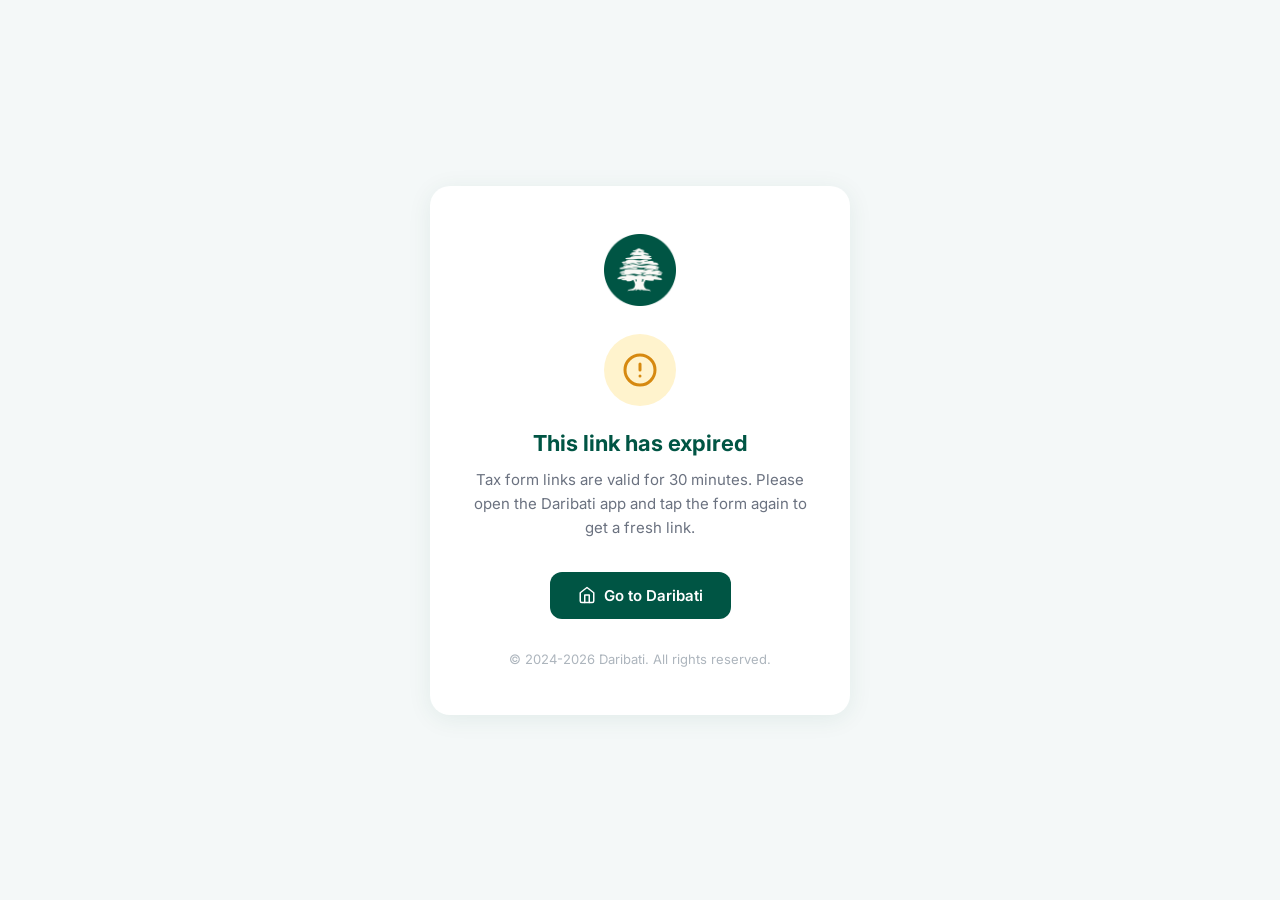
<file: link-expired.html>
<!doctype html>
<html lang="en">
  <head>
    <meta charset="UTF-8" />
    <meta name="viewport" content="width=device-width, initial-scale=1.0" />
    <title>Link Expired — Daribati</title>
    <link rel="icon" href="logo.png" type="image/png" />
    <link rel="preconnect" href="https://fonts.googleapis.com" />
    <link rel="preconnect" href="https://fonts.gstatic.com" crossorigin />
    <link href="https://fonts.googleapis.com/css2?family=Inter:wght@400;500;600;700&display=swap" rel="stylesheet" />
    <style>
      *, *::before, *::after { margin: 0; padding: 0; box-sizing: border-box; }

      body {
        font-family: 'Inter', sans-serif;
        background: #f4f8f8;
        color: #242424;
        min-height: 100vh;
        display: flex;
        flex-direction: column;
        align-items: center;
        justify-content: center;
        padding: 24px;
      }

      .card {
        background: #fff;
        border-radius: 20px;
        padding: 48px 40px;
        max-width: 420px;
        width: 100%;
        text-align: center;
        box-shadow: 0 4px 24px rgba(0, 85, 68, 0.08);
      }

      .logo {
        width: 72px;
        height: 72px;
        margin: 0 auto 24px;
      }

      .icon-wrap {
        width: 72px;
        height: 72px;
        background: #fff3cd;
        border-radius: 50%;
        display: flex;
        align-items: center;
        justify-content: center;
        margin: 0 auto 24px;
      }

      .icon-wrap svg {
        width: 36px;
        height: 36px;
        color: #d68910;
      }

      h1 {
        font-size: 22px;
        font-weight: 700;
        color: #005544;
        margin-bottom: 12px;
      }

      p {
        font-size: 15px;
        color: #6b7280;
        line-height: 1.6;
        margin-bottom: 32px;
      }

      .btn {
        display: inline-flex;
        align-items: center;
        gap: 8px;
        background: #005544;
        color: #fff;
        text-decoration: none;
        font-size: 15px;
        font-weight: 600;
        padding: 14px 28px;
        border-radius: 12px;
        transition: background 0.2s ease;
      }

      .btn:hover { background: #003d33; }

      .footer {
        margin-top: 32px;
        font-size: 13px;
        color: #adb5bd;
      }
    </style>
  </head>
  <body>
    <div class="card">
      <img src="logo.png" alt="Daribati" class="logo" />

      <div class="icon-wrap">
        <svg viewBox="0 0 24 24" fill="none" stroke="currentColor" stroke-width="2" stroke-linecap="round" stroke-linejoin="round">
          <circle cx="12" cy="12" r="10"/>
          <line x1="12" y1="8" x2="12" y2="12"/>
          <line x1="12" y1="16" x2="12.01" y2="16"/>
        </svg>
      </div>

      <h1>This link has expired</h1>
      <p>
        Tax form links are valid for 30 minutes. Please open the Daribati app and tap the form again to get a fresh link.
      </p>

      <a href="https://www.daribati.com/" class="btn">
        <svg width="18" height="18" viewBox="0 0 24 24" fill="none" stroke="currentColor" stroke-width="2" stroke-linecap="round" stroke-linejoin="round">
          <path d="M3 9l9-7 9 7v11a2 2 0 0 1-2 2H5a2 2 0 0 1-2-2z"/>
          <polyline points="9 22 9 12 15 12 15 22"/>
        </svg>
        Go to Daribati
      </a>

      <div class="footer">© 2024-2026 Daribati. All rights reserved.</div>
    </div>
  </body>
</html>
</file>
<file: styles.css>
/* ===== Reset & Base ===== */
*, *::before, *::after {
  margin: 0;
  padding: 0;
  box-sizing: border-box;
}

:root {
  --primary: #005544;
  --primary-dark: #003d33;
  --primary-light: #007d60;
  --accent: #00B894;
  --text: #242424;
  --text-muted: #6b7280;
  --bg: #FFFFFF;
  --bg-alt: #f4f8f8;
  --radius: 12px;
  --transition: 0.3s ease;
  --font-en: 'Inter', sans-serif;
  --font-ar: 'Noto Sans Arabic', sans-serif;
}

html {
  scroll-behavior: smooth;
}

body {
  font-family: var(--font-en);
  color: var(--text);
  background: var(--bg);
  line-height: 1.6;
  -webkit-font-smoothing: antialiased;
}

[dir="rtl"] body {
  font-family: var(--font-ar);
}

.container {
  max-width: 1200px;
  margin: 0 auto;
  padding: 0 24px;
}

a {
  text-decoration: none;
  color: inherit;
}

img {
  max-width: 100%;
  display: block;
}

/* ===== Navbar ===== */
.navbar {
  position: fixed;
  top: 0;
  left: 0;
  right: 0;
  z-index: 1000;
  background: rgba(255, 255, 255, 0.95);
  backdrop-filter: blur(10px);
  -webkit-backdrop-filter: blur(10px);
  transition: box-shadow var(--transition);
}

.navbar.scrolled {
  box-shadow: 0 2px 20px rgba(0, 0, 0, 0.08);
}

.navbar-inner {
  display: flex;
  align-items: center;
  justify-content: space-between;
  height: 64px;
}

.navbar-brand {
  display: flex;
  align-items: center;
  gap: 10px;
}

.navbar-logo {
  width: 36px;
  height: 36px;
  border-radius: 8px;
}

.navbar-wordmark {
  font-size: 1.25rem;
  font-weight: 700;
  color: var(--primary);
}

.navbar-links {
  display: flex;
  gap: 32px;
}

.nav-link {
  font-size: 0.925rem;
  font-weight: 500;
  color: var(--text-muted);
  transition: color var(--transition);
  position: relative;
}

.nav-link:hover {
  color: var(--primary);
}

.nav-link::after {
  content: '';
  position: absolute;
  bottom: -4px;
  left: 0;
  right: 0;
  height: 2px;
  background: var(--accent);
  transform: scaleX(0);
  transition: transform var(--transition);
}

.nav-link:hover::after {
  transform: scaleX(1);
}

.navbar-actions {
  display: flex;
  align-items: center;
  gap: 16px;
}

/* Language Toggle */
.lang-toggle {
  position: relative;
  display: flex;
  align-items: center;
  background: var(--bg-alt);
  border: 1px solid #e0e0e0;
  border-radius: 20px;
  padding: 4px;
  cursor: pointer;
  width: 80px;
  height: 34px;
}

.lang-option {
  flex: 1;
  text-align: center;
  font-size: 0.8rem;
  font-weight: 600;
  z-index: 1;
  color: var(--text-muted);
  transition: color var(--transition);
  user-select: none;
}

.lang-option.active {
  color: #fff;
}

.lang-slider {
  position: absolute;
  top: 3px;
  left: 3px;
  width: calc(50% - 3px);
  height: calc(100% - 6px);
  background: var(--primary);
  border-radius: 16px;
  transition: transform var(--transition);
}

[dir="rtl"] .lang-slider {
  left: auto;
  right: 3px;
}

.lang-toggle.ar .lang-slider {
  transform: translateX(100%);
}

[dir="rtl"] .lang-toggle.ar .lang-slider {
  transform: translateX(-100%);
}

/* Hamburger */
.hamburger {
  display: none;
  flex-direction: column;
  gap: 5px;
  background: none;
  border: none;
  cursor: pointer;
  padding: 4px;
}

.hamburger span {
  display: block;
  width: 24px;
  height: 2px;
  background: var(--text);
  transition: all var(--transition);
  border-radius: 2px;
}

.hamburger.open span:nth-child(1) {
  transform: rotate(45deg) translate(5px, 5px);
}

.hamburger.open span:nth-child(2) {
  opacity: 0;
}

.hamburger.open span:nth-child(3) {
  transform: rotate(-45deg) translate(5px, -5px);
}

/* ===== Hero ===== */
.hero {
  position: relative;
  min-height: 100vh;
  display: flex;
  align-items: center;
  justify-content: center;
  overflow: hidden;
}

.hero-bg {
  position: absolute;
  inset: 0;
  background: linear-gradient(135deg, var(--primary-dark) 0%, var(--primary) 40%, var(--primary-light) 100%);
  background-attachment: fixed;
  z-index: 0;
}

.hero-bg::before {
  content: '';
  position: absolute;
  inset: 0;
  background-image: url("data:image/svg+xml,%3Csvg width='60' height='60' viewBox='0 0 60 60' xmlns='http://www.w3.org/2000/svg'%3E%3Cg fill='none' fill-rule='evenodd'%3E%3Cg fill='%23ffffff' fill-opacity='0.04'%3E%3Cpath d='M36 34v-4h-2v4h-4v2h4v4h2v-4h4v-2h-4zm0-30V0h-2v4h-4v2h4v4h2V6h4V4h-4zM6 34v-4H4v4H0v2h4v4h2v-4h4v-2H6zM6 4V0H4v4H0v2h4v4h2V6h4V4H6z'/%3E%3C/g%3E%3C/g%3E%3C/svg%3E");
  opacity: 0.5;
}

.hero-content {
  position: relative;
  z-index: 1;
  text-align: center;
  padding: 120px 24px 80px;
}

.hero-title {
  font-size: clamp(2.25rem, 5vw, 3.5rem);
  font-weight: 700;
  color: #fff;
  margin-bottom: 20px;
  line-height: 1.2;
}

.hero-subtitle {
  font-size: clamp(1rem, 2vw, 1.2rem);
  color: rgba(255, 255, 255, 0.85);
  max-width: 640px;
  margin: 0 auto 40px;
  line-height: 1.7;
}

.hero-buttons {
  display: flex;
  gap: 16px;
  justify-content: center;
  flex-wrap: wrap;
}

/* Buttons */
.btn {
  display: inline-flex;
  align-items: center;
  gap: 10px;
  border-radius: var(--radius);
  font-weight: 600;
  transition: all var(--transition);
  cursor: pointer;
  border: none;
}

.btn-store {
  background: rgba(255, 255, 255, 0.12);
  color: #fff;
  padding: 12px 24px;
  border: 1px solid rgba(255, 255, 255, 0.25);
  backdrop-filter: blur(4px);
}

.btn-store:hover {
  background: rgba(255, 255, 255, 0.22);
  border-color: rgba(255, 255, 255, 0.4);
  transform: translateY(-2px);
}

.store-text {
  display: flex;
  flex-direction: column;
  text-align: start;
  line-height: 1.2;
}

.store-text small {
  font-size: 0.7rem;
  font-weight: 400;
  opacity: 0.85;
}

.store-text strong {
  font-size: 1rem;
}

/* ===== Features ===== */
.features {
  padding: 100px 0;
  background: var(--bg-alt);
}

.section-title {
  font-size: clamp(1.75rem, 3vw, 2.25rem);
  font-weight: 700;
  color: var(--text);
  text-align: center;
  margin-bottom: 12px;
}

.section-subtitle {
  font-size: 1.05rem;
  color: var(--text-muted);
  text-align: center;
  margin-bottom: 56px;
}

.features-grid {
  display: grid;
  grid-template-columns: repeat(auto-fit, minmax(320px, 1fr));
  gap: 24px;
}

.feature-card {
  background: var(--bg);
  border-radius: var(--radius);
  padding: 32px 28px;
  transition: all var(--transition);
  border: 1px solid #e8eded;
}

.feature-card:hover {
  transform: translateY(-4px);
  box-shadow: 0 12px 32px rgba(0, 85, 68, 0.08);
  border-color: var(--accent);
}

.feature-icon {
  width: 56px;
  height: 56px;
  background: linear-gradient(135deg, rgba(0, 85, 68, 0.08), rgba(0, 184, 148, 0.12));
  border-radius: var(--radius);
  display: flex;
  align-items: center;
  justify-content: center;
  color: var(--primary);
  margin-bottom: 20px;
}

.feature-title {
  font-size: 1.15rem;
  font-weight: 600;
  margin-bottom: 8px;
  color: var(--text);
}

.feature-desc {
  font-size: 0.925rem;
  color: var(--text-muted);
  line-height: 1.6;
}

/* ===== How It Works ===== */
.how-it-works {
  padding: 80px 0;
  background: var(--bg);
}

.how-it-works .section-subtitle {
  max-width: 720px;
  margin-left: auto;
  margin-right: auto;
}

.how-it-works-steps {
  display: grid;
  grid-template-columns: repeat(auto-fit, minmax(280px, 1fr));
  gap: 32px;
  margin-top: 48px;
}

.step-card {
  text-align: center;
  padding: 32px 24px;
}

.step-number {
  width: 48px;
  height: 48px;
  background: linear-gradient(135deg, var(--primary), var(--accent));
  color: #fff;
  border-radius: 50%;
  display: flex;
  align-items: center;
  justify-content: center;
  font-size: 1.25rem;
  font-weight: 700;
  margin: 0 auto 20px;
}

.step-card h3 {
  font-size: 1.15rem;
  font-weight: 600;
  margin-bottom: 10px;
  color: var(--text);
}

.step-card p {
  font-size: 0.95rem;
  color: var(--text-muted);
  line-height: 1.6;
}

/* ===== Resources ===== */
.resources {
  padding: 80px 0;
  background: var(--bg);
}

.resources-grid {
  display: grid;
  grid-template-columns: repeat(2, 1fr);
  gap: 28px;
  max-width: 860px;
  margin: 0 auto;
}

.resources-grid .feature-card {
  padding: 36px 32px;
}

@media (max-width: 640px) {
  .resources {
    padding: 64px 0;
  }
  .resources-grid {
    grid-template-columns: 1fr;
  }
}

/* ===== About ===== */
.about {
  position: relative;
  padding: 100px 0 150px;
  overflow: hidden;
}

.about-bg {
  position: absolute;
  inset: 0;
  background: linear-gradient(160deg, #f0faf7 0%, #e8f5f0 50%, #f4f8f8 100%);
  background-attachment: fixed;
  z-index: 0;
}

.about-bg::before {
  content: '';
  position: absolute;
  inset: 0;
  background-image: url("data:image/svg+xml,%3Csvg width='40' height='40' viewBox='0 0 40 40' xmlns='http://www.w3.org/2000/svg'%3E%3Cg fill='%23005544' fill-opacity='0.03' fill-rule='evenodd'%3E%3Cpath d='M0 40L40 0H20L0 20M40 40V20L20 40'/%3E%3C/g%3E%3C/svg%3E");
}

.about-inner {
  position: relative;
  z-index: 1;
  display: grid;
  grid-template-columns: 1fr 1fr;
  gap: 64px;
  align-items: center;
}

.about-text .section-title {
  text-align: start;
}

.about-points {
  list-style: none;
  margin-top: 28px;
  display: flex;
  flex-direction: column;
  gap: 18px;
}

.about-points li {
  display: flex;
  align-items: flex-start;
  gap: 12px;
  font-size: 1.025rem;
  line-height: 1.5;
}

.about-points li svg {
  flex-shrink: 0;
  margin-top: 3px;
}

/* Phone Mockup */
.about-mockup {
  display: flex;
  justify-content: center;
  transform: translateY(42px);
}

.phone-mockup {
  width: min(100%, 320px);
  background: #1a1a22;
  border-radius: 40px;
  padding: 12px;
  position: relative;
  box-shadow:
    0 30px 60px rgba(0, 0, 0, 0.2),
    inset 0 0 0 2px rgba(255, 255, 255, 0.08);
}

.phone-notch {
  position: absolute;
  top: 12px;
  left: 50%;
  transform: translateX(-50%);
  width: 132px;
  height: 28px;
  border-radius: 0 0 16px 16px;
  background: #1a1a22;
  z-index: 2;
}

.phone-screen {
  width: 100%;
  border-radius: 30px;
  overflow: hidden;
  border: 1px solid rgba(255, 255, 255, 0.08);
  background: #ffffff;
  padding-top: 26px;
}

.app-shot-image {
  width: 100%;
  height: auto;
  display: block;
}

/* ===== Download CTA ===== */
.download {
  padding: 100px 0;
  background: var(--bg);
}

.download-inner {
  text-align: center;
}

.download-buttons {
  display: flex;
  gap: 16px;
  justify-content: center;
  flex-wrap: wrap;
}

.btn-store-large {
  background: var(--primary);
  color: #fff;
  padding: 16px 32px;
  border: none;
}

.btn-store-large:hover {
  background: var(--primary-dark);
  transform: translateY(-2px);
  box-shadow: 0 8px 24px rgba(0, 85, 68, 0.25);
}

/* ===== Footer ===== */
.footer {
  background: var(--primary-dark);
  color: rgba(255, 255, 255, 0.8);
  padding: 64px 0 0;
}

.footer-inner {
  display: grid;
  grid-template-columns: repeat(2, minmax(0, 1fr));
  gap: 40px;
  padding-bottom: 40px;
  border-bottom: 1px solid rgba(255, 255, 255, 0.1);
}

.footer-col h4 {
  color: #fff;
  font-size: 1rem;
  font-weight: 600;
  margin-bottom: 16px;
}

.footer-col a {
  display: block;
  font-size: 0.9rem;
  color: rgba(255, 255, 255, 0.65);
  margin-bottom: 10px;
  transition: color var(--transition);
}

.footer-col a:hover {
  color: var(--accent);
}

.footer-bottom {
  padding: 20px 0;
  text-align: center;
  font-size: 0.85rem;
  color: rgba(255, 255, 255, 0.5);
}

/* ===== Scroll Animations ===== */
.animate-on-scroll {
  opacity: 0;
  transform: translateY(30px);
  transition: opacity 0.6s ease, transform 0.6s ease;
}

.animate-on-scroll.visible {
  opacity: 1;
  transform: translateY(0);
}

/* Stagger animation delay for feature cards */
.feature-card:nth-child(1) { transition-delay: 0s; }
.feature-card:nth-child(2) { transition-delay: 0.1s; }
.feature-card:nth-child(3) { transition-delay: 0.2s; }
.feature-card:nth-child(4) { transition-delay: 0.3s; }
.feature-card:nth-child(5) { transition-delay: 0.4s; }
.feature-card:nth-child(6) { transition-delay: 0.5s; }

/* ===== RTL Overrides ===== */
[dir="rtl"] .navbar-links {
  flex-direction: row-reverse;
}

[dir="rtl"] .store-text {
  text-align: right;
}

[dir="rtl"] .about-text .section-title {
  text-align: right;
}

[dir="rtl"] .about-points li {
  flex-direction: row-reverse;
}

[dir="rtl"] .footer-col {
  text-align: right;
}

/* ===== Responsive ===== */
@media (max-width: 1023px) {
  .about-inner {
    grid-template-columns: 1fr;
    gap: 48px;
  }

  .about-mockup {
    transform: none;
  }

  .about-text .section-title {
    text-align: center;
  }

  [dir="rtl"] .about-text .section-title {
    text-align: center;
  }

  .about-points {
    align-items: center;
  }

  .about-points li {
    max-width: 480px;
  }
}

@media (max-width: 767px) {
  .navbar-links {
    display: none;
    position: absolute;
    top: 64px;
    left: 0;
    right: 0;
    background: rgba(255, 255, 255, 0.98);
    backdrop-filter: blur(10px);
    flex-direction: column;
    padding: 16px 24px;
    gap: 0;
    box-shadow: 0 8px 24px rgba(0, 0, 0, 0.08);
  }

  .navbar-links.open {
    display: flex;
  }

  .navbar-links .nav-link {
    padding: 12px 0;
    border-bottom: 1px solid #f0f0f0;
  }

  .navbar-links .nav-link:last-child {
    border-bottom: none;
  }

  .navbar-links .nav-link::after {
    display: none;
  }

  [dir="rtl"] .navbar-links {
    flex-direction: column;
  }

  [dir="rtl"] .navbar-links .nav-link {
    text-align: right;
  }

  .hamburger {
    display: flex;
  }

  .hero-content {
    padding: 100px 16px 60px;
  }

  .hero-title {
    font-size: 2rem;
  }

  .features {
    padding: 64px 0;
  }

  .features-grid {
    grid-template-columns: 1fr;
  }

  .about {
    padding: 64px 0 96px;
  }

  .footer-inner {
    grid-template-columns: 1fr;
    gap: 32px;
    text-align: center;
  }

  .footer-col {
    text-align: center;
  }

  [dir="rtl"] .footer-col {
    text-align: center;
  }

  .download {
    padding: 64px 0;
  }

  .hero-buttons,
  .download-buttons {
    flex-direction: column;
    align-items: center;
  }

  .btn-store,
  .btn-store-large {
    width: 100%;
    max-width: 280px;
    justify-content: center;
  }

  .section-subtitle {
    margin-bottom: 40px;
  }
}

/* ===== Mobile parallax fallback ===== */
@media (max-width: 1023px) {
  .hero-bg,
  .about-bg {
    background-attachment: scroll;
  }
}

/* ===== Reduced Motion ===== */
@media (prefers-reduced-motion: reduce) {
  html {
    scroll-behavior: auto;
  }

  .animate-on-scroll {
    opacity: 1;
    transform: none;
    transition: none;
  }

  .feature-card {
    transition: none;
  }

  .feature-card:hover {
    transform: none;
  }

  .btn-store:hover,
  .btn-store-large:hover {
    transform: none;
  }

  .nav-link::after {
    transition: none;
  }

  .hero-bg,
  .about-bg {
    background-attachment: scroll;
  }
}
</file>
<file: admin/styles.css>
* {
    margin: 0;
    padding: 0;
    box-sizing: border-box;
}

html {
    scroll-behavior: smooth;
}

body {
    font-family: -apple-system, BlinkMacSystemFont, 'Segoe UI', Roboto, Oxygen, Ubuntu, Cantarell, sans-serif;
    background-color: #f5f5f5;
    color: #333;
    line-height: 1.6;
}

.container {
    width: 95%;
    max-width: 1800px;
    margin: 0 auto;
    padding: 20px;
}

/* Header removed - using sticky navbar instead */

/* Auth Section */
.auth-section {
    display: flex;
    justify-content: center;
    align-items: center;
    min-height: 100vh;
    background: #f5f5f5;
    position: fixed;
    top: 0;
    left: 0;
    right: 0;
    bottom: 0;
    margin: -20px;
    padding: 20px;
}

.auth-card {
    background: white;
    border-radius: 8px;
    box-shadow: 0 2px 10px rgba(0, 0, 0, 0.1);
    width: 100%;
    max-width: 440px;
    overflow: hidden;
    animation: slideUp 0.5s ease-out;
}

@keyframes slideUp {
    from {
        opacity: 0;
        transform: translateY(30px);
    }
    to {
        opacity: 1;
        transform: translateY(0);
    }
}

/* Auth Header - Matches Portal Header */
.auth-header {
    background: linear-gradient(135deg, #005544 0%, #003d33 100%);
    color: white;
    padding: 40px 30px;
    text-align: center;
    box-shadow: 0 2px 10px rgba(0, 0, 0, 0.1);
}

.auth-logo {
    margin-bottom: 15px;
    display: inline-block;
    animation: fadeIn 0.8s ease-out;
}

.auth-logo img {
    object-fit: contain;
    filter: drop-shadow(0 4px 8px rgba(0, 0, 0, 0.3));
}

@keyframes fadeIn {
    from { opacity: 0; }
    to { opacity: 1; }
}

.auth-card h2 {
    margin-bottom: 8px;
    color: white;
    font-size: 28px;
    font-weight: 600;
}

.auth-subtitle {
    color: rgba(255, 255, 255, 0.9);
    font-size: 14px;
    margin: 0;
}

/* Auth Form */
.auth-card form {
    padding: 40px 30px 30px;
}

.auth-card .form-group {
    margin-bottom: 20px;
}

.auth-card label {
    display: flex;
    align-items: center;
    gap: 8px;
    font-weight: 500;
    color: #333;
    margin-bottom: 8px;
    font-size: 14px;
}

.auth-card label svg {
    color: #005544;
}

.auth-card input {
    width: 100%;
    padding: 12px 16px;
    border: 2px solid #e0e0e0;
    border-radius: 8px;
    font-size: 15px;
    transition: all 0.3s;
    background: white;
}

.auth-card input:focus {
    outline: none;
    border-color: #005544;
    box-shadow: 0 0 0 3px rgba(0, 85, 68, 0.1);
}

/* Login Button - Matches Portal Buttons */
.btn-login {
    width: 100%;
    padding: 14px 24px;
    font-size: 16px;
    font-weight: 600;
    border-radius: 5px;
    display: flex;
    align-items: center;
    justify-content: center;
    gap: 10px;
    background: linear-gradient(135deg, #005544 0%, #003d33 100%);
    border: none;
    color: white;
    cursor: pointer;
    transition: all 0.3s;
    box-shadow: 0 2px 4px rgba(0, 0, 0, 0.1);
}

.btn-login:hover {
    transform: translateY(-2px);
    box-shadow: 0 4px 8px rgba(0, 0, 0, 0.15);
}

.btn-login:active {
    transform: translateY(0);
    box-shadow: 0 2px 4px rgba(0, 0, 0, 0.1);
}

.btn-login .btn-icon {
    transition: transform 0.3s;
}

.btn-login:hover .btn-icon {
    transform: translateX(3px);
}

/* Auth Footer */
.auth-footer {
    background: #f8f9fa;
    text-align: center;
    padding: 20px 30px;
    border-top: 1px solid #e9ecef;
}

.auth-footer p {
    color: #666;
    font-size: 13px;
    margin: 0;
}

/* Error message in auth */
.auth-card .error-message {
    background: #fee;
    color: #c00;
    padding: 12px 16px;
    border-radius: 5px;
    font-size: 14px;
    border-left: 4px solid #c00;
    display: none;
}

.auth-card .error-message:not(:empty) {
    display: block;
}

/* Main Content */
.main-content {
    background: white;
    border-radius: 12px;
    box-shadow: 0 2px 10px rgba(0, 0, 0, 0.08);
    overflow: visible;
    margin-top: 20px;
    min-height: calc(100vh - 60px);
}

/* Tabs - Sticky Navigation */
.tabs {
    display: flex;
    justify-content: space-between;
    align-items: center;
    background: #f8f9fa;
    border-bottom: 2px solid #e9ecef;
    border-radius: 12px 12px 0 0;
    position: sticky;
    top: 0;
    z-index: 100;
    box-shadow: 0 2px 4px rgba(0, 0, 0, 0);
    transition: all 0.3s ease;
    gap: 15px;
    padding: 0 20px;
    min-height: 60px;
}

/* Add shadow and enhanced background when scrolled */
.tabs.scrolled {
    box-shadow: 0 4px 12px rgba(0, 0, 0, 0.15);
    background: #ffffff;
    border-bottom: 2px solid #005544;
}

/* Brand Section */
.tabs-brand {
    display: flex;
    align-items: center;
    gap: 12px;
    padding: 10px 20px 10px 0;
    border-right: 2px solid #e0e0e0;
    margin-right: 15px;
    flex-shrink: 0;
    cursor: pointer;
    transition: all 0.3s;
    border-radius: 5px;
}

.tabs-brand:hover {
    background: rgba(0, 85, 68, 0.05);
    transform: translateX(-2px);
}

.tabs-brand img {
    flex-shrink: 0;
    transition: transform 0.3s;
    object-fit: contain;
}

.tabs-brand:hover img {
    transform: scale(1.1);
}

.portal-title {
    font-size: 18px;
    font-weight: 600;
    color: #005544;
    white-space: nowrap;
    transition: color 0.3s;
}

.tabs-brand:hover .portal-title {
    color: #003d33;
}

/* Tabs Container - holds multiple rows */
.tabs-container {
    display: flex;
    flex-direction: column;
    flex: 1;
    gap: 0;
    min-width: 0;
}

/* Individual tab rows */
.tabs-row {
    display: flex;
    flex-wrap: nowrap;
    overflow-x: auto;
    overflow-y: hidden;
    -webkit-overflow-scrolling: touch;
    gap: 0;
}

.tabs-row::-webkit-scrollbar {
    height: 3px;
}

.tabs-row::-webkit-scrollbar-track {
    background: transparent;
}

.tabs-row::-webkit-scrollbar-thumb {
    background: #ccc;
    border-radius: 3px;
}

/* Super Admin row styling */
.tabs-admin-row {
    background: rgba(0, 85, 68, 0.05);
    padding: 5px 0 0 0;
    border-top: 1px solid #e0e0e0;
    margin-top: 2px;
}

.tabs-admin-row .tab-btn {
    background: rgba(0, 85, 68, 0.03);
    color: #005544;
    font-weight: 500;
}

.tabs-admin-row .tab-btn:hover {
    background: rgba(0, 85, 68, 0.1);
}

.tabs-admin-row .tab-btn.active {
    background: rgba(0, 85, 68, 0.15);
    color: #003d33;
}

/* Main row styling */
.tabs-main-row {
    padding: 0;
}

/* Legacy support for old .tabs-left class */
.tabs-left {
    display: flex;
    flex: 1;
    overflow-x: auto;
    overflow-y: hidden;
    -webkit-overflow-scrolling: touch;
}

.tabs-left::-webkit-scrollbar {
    height: 3px;
}

.tabs-left::-webkit-scrollbar-track {
    background: transparent;
}

.tabs-left::-webkit-scrollbar-thumb {
    background: #ccc;
    border-radius: 3px;
}

.tabs-right {
    display: flex;
    gap: 10px;
    flex-shrink: 0;
    align-items: center;
    padding-left: 15px;
    border-left: 2px solid #e0e0e0;
}

.tab-btn {
    padding: 18px 24px;
    background: none;
    border: none;
    cursor: pointer;
    font-size: 15px;
    font-weight: 500;
    color: #666;
    transition: all 0.3s;
    border-bottom: 3px solid transparent;
    white-space: nowrap;
    flex-shrink: 0;
}

.tab-btn:hover {
    background: #e9ecef;
    color: #005544;
}

.tab-btn.active {
    color: #005544;
    border-bottom-color: #005544;
    font-weight: 600;
}

/* Icon Buttons in Navbar */
.btn-icon {
    padding: 12px;
    border-radius: 6px;
    display: flex;
    align-items: center;
    justify-content: center;
    gap: 6px;
    background: white;
    border: 2px solid #e0e0e0;
    cursor: pointer;
    transition: all 0.3s;
    font-size: 0;
    position: relative;
    min-height: 44px;
    min-width: 44px;
}

.btn-icon::after {
    content: attr(title);
    font-size: 13px;
    font-weight: 500;
    opacity: 0;
    max-width: 0;
    overflow: hidden;
    white-space: nowrap;
    transition: all 0.3s;
}

.btn-icon:hover::after {
    opacity: 1;
    max-width: 100px;
    margin-left: 6px;
}

.btn-icon:hover {
    background: #005544;
    border-color: #005544;
    color: white;
    transform: translateY(-2px);
    box-shadow: 0 2px 8px rgba(0, 85, 68, 0.2);
}

.btn-icon:hover svg {
    stroke: white;
}

.btn-icon svg {
    transition: all 0.3s;
    flex-shrink: 0;
}

.btn-refresh:hover svg {
    animation: spin 0.6s ease-in-out;
}

/* Loading state for refresh button */
.btn-refresh.loading {
    opacity: 0.7;
    cursor: wait;
    pointer-events: none;
}

.btn-refresh.loading svg {
    animation: spin 1s linear infinite;
}

/* Prevent the global .loading content-spinner styles from bleeding into icon buttons.
   The global .loading class sets padding:40px and a ::before spinner meant for page sections. */
.btn-icon.loading {
    padding: 12px;
    text-align: center;
    font-size: 0;
    color: inherit;
}

.btn-icon.loading::before {
    content: none;
}

.btn-icon:disabled {
    opacity: 0.6;
    cursor: not-allowed;
}

@keyframes spin {
    from { transform: rotate(0deg); }
    to { transform: rotate(360deg); }
}

.btn-logout {
    background: white;
    border-color: #dc3545;
    color: #dc3545;
}

.btn-logout svg {
    stroke: #dc3545;
}

.btn-logout:hover {
    background: #dc3545;
    border-color: #dc3545;
    color: white;
}

.btn-logout:hover svg {
    stroke: white;
}

/* Tab Content */
.tab-content {
    display: none;
    padding: 40px;
    background: #f5f7fa;
}

.tab-content.active {
    display: block;
    animation: fadeIn 0.3s ease-in;
}

@keyframes fadeIn {
    from { opacity: 0; transform: translateY(-5px); }
    to { opacity: 1; transform: translateY(0); }
}

.tab-content h2 {
    margin: 0 0 30px 0;
    color: #005544;
    font-size: 28px;
    font-weight: 700;
}

/* KPI Sections */
.kpi-section {
    margin-bottom: 35px;
    padding: 25px;
    background: white;
    border-radius: 12px;
    box-shadow: 0 2px 8px rgba(0, 0, 0, 0.06);
    border: 1px solid #e9ecef;
}

.kpi-section-title {
    font-size: 18px;
    font-weight: 600;
    color: #005544;
    margin: 0 0 20px 0;
    padding-bottom: 12px;
    border-bottom: 2px solid #005544;
}

/* Stats Grid */
.stats-grid {
    display: grid;
    grid-template-columns: repeat(auto-fit, minmax(250px, 1fr));
    gap: 15px;
    margin: 0;
}

.stat-card {
    background: linear-gradient(135deg, #005544 0%, #003d33 100%);
    color: white;
    padding: 20px;
    border-radius: 8px;
    box-shadow: 0 2px 10px rgba(0, 0, 0, 0.1);
    transition: transform 0.2s ease, box-shadow 0.2s ease;
}

.stat-card:hover {
    transform: translateY(-2px);
    box-shadow: 0 4px 12px rgba(0, 0, 0, 0.15);
}

.stat-card-alert {
    background: linear-gradient(135deg, #f39c12 0%, #e67e22 100%);
}

.stat-card-critical {
    background: linear-gradient(135deg, #e74c3c 0%, #c0392b 100%);
    animation: pulse-critical 2s ease-in-out infinite;
}

.stat-card#apiHealthCard {
    transition: background 0.5s ease;
}

@keyframes pulse-critical {
    0%, 100% {
        box-shadow: 0 2px 10px rgba(0, 0, 0, 0.1);
    }
    50% {
        box-shadow: 0 2px 20px rgba(231, 76, 60, 0.4);
    }
}

.stat-label {
    font-size: 14px;
    opacity: 0.9;
    margin-bottom: 10px;
}

.stat-value {
    font-size: 32px;
    font-weight: 700;
}

/* Bulk Actions Bar */
.bulk-actions-bar {
    background: linear-gradient(135deg, #005544 0%, #007f66 100%);
    padding: 15px 20px;
    border-radius: 8px;
    margin-bottom: 20px;
    display: flex;
    justify-content: space-between;
    align-items: center;
    color: white;
    box-shadow: 0 2px 4px rgba(0, 0, 0, 0.1);
}

.bulk-actions-left {
    display: flex;
    align-items: center;
    gap: 10px;
}

.bulk-actions-left input[type="checkbox"] {
    width: 18px;
    height: 18px;
    cursor: pointer;
}

.bulk-actions-left label {
    font-weight: 600;
    cursor: pointer;
}

.bulk-actions-right {
    display: flex;
    align-items: center;
    gap: 10px;
}

.btn-sm {
    padding: 8px 16px;
    font-size: 14px;
}

.alert-checkbox {
    width: 18px;
    height: 18px;
    cursor: pointer;
    margin-right: 10px;
}

/* Charts */
.chart-section {
    margin-top: 30px;
    padding: 25px;
    background: white;
    border-radius: 12px;
    box-shadow: 0 2px 8px rgba(0, 0, 0, 0.08);
    border: 1px solid #e9ecef;
}

.chart-section h3 {
    margin: 0 0 20px 0;
    color: #005544;
    font-size: 18px;
    font-weight: 600;
    padding-bottom: 12px;
    border-bottom: 2px solid #e9ecef;
}

.chart-container {
    min-height: 150px;
}

/* Compact empty state */
.chart-container > div[style*="border: 2px dashed"] {
    min-height: 100px;
}

/* Forms */
.form-section {
    background: #f8f9fa;
    padding: 20px;
    border-radius: 8px;
    margin-bottom: 20px;
}

.form-section h3 {
    margin-bottom: 15px;
    color: #005544;
}

.form-group {
    margin-bottom: 20px;
}

.form-group label {
    display: block;
    margin-bottom: 8px;
    font-weight: 500;
    color: #333;
}

.form-group input,
.form-group textarea,
.form-group select {
    width: 100%;
    padding: 10px;
    border: 1px solid #ddd;
    border-radius: 4px;
    font-size: 14px;
    font-family: inherit;
}

.form-group textarea {
    resize: vertical;
}

.form-group small {
    display: block;
    margin-top: 5px;
    color: #666;
    font-size: 12px;
}

/* Buttons */
.btn {
    padding: 12px 24px;
    border: none;
    border-radius: 6px;
    cursor: pointer;
    font-size: 15px;
    font-weight: 600;
    transition: all 0.3s;
    box-shadow: 0 2px 4px rgba(0, 0, 0, 0.1);
}

.btn-primary {
    background: #005544;
    color: white;
}

.btn-primary:hover {
    background: #003d33;
    transform: translateY(-1px);
    box-shadow: 0 4px 8px rgba(0, 0, 0, 0.15);
}

.btn-secondary {
    background: #6c757d;
    color: white;
}

.btn-secondary:hover {
    background: #5a6268;
    transform: translateY(-1px);
    box-shadow: 0 4px 8px rgba(0, 0, 0, 0.15);
}

.btn-warning {
    background: #ffc107;
    color: #333;
}

.btn-warning:hover {
    background: #e0a800;
    transform: translateY(-1px);
    box-shadow: 0 4px 8px rgba(0, 0, 0, 0.15);
}

.btn-danger {
    background: #dc3545;
    color: white;
}

.btn-danger:hover {
    background: #c82333;
    transform: translateY(-1px);
    box-shadow: 0 4px 8px rgba(0, 0, 0, 0.15);
}

.btn-success {
    background: #28a745;
    color: white;
}

.btn-success:hover {
    background: #218838;
    transform: translateY(-1px);
    box-shadow: 0 4px 8px rgba(0, 0, 0, 0.15);
}

/* List Container */
.list-container {
    margin-top: 20px;
}

.list-item {
    background: #f8f9fa;
    padding: 15px;
    border-radius: 4px;
    margin-bottom: 10px;
    border-left: 4px solid #005544;
}

.list-item-header {
    display: flex;
    justify-content: space-between;
    align-items: center;
    margin-bottom: 10px;
}

.list-item-title {
    font-weight: 600;
    color: #005544;
}

.list-item-actions {
    display: flex;
    gap: 10px;
}

.btn-sm {
    padding: 5px 10px;
    font-size: 12px;
}

/* Action Bar */
.action-bar {
    margin-bottom: 20px;
}

/* Filters */
.filters {
    display: flex;
    gap: 15px;
    margin-bottom: 20px;
    flex-wrap: wrap;
    align-items: flex-end;
}

.filters .form-group {
    margin-bottom: 0;
    min-width: 200px;
}

/* Pagination */
.pagination {
    display: flex;
    justify-content: center;
    align-items: center;
    gap: 20px;
    margin-top: 20px;
}

/* Modal */
.modal {
    display: none;
    position: fixed;
    z-index: 1000;
    left: 0;
    top: 0;
    width: 100%;
    height: 100%;
    background-color: rgba(0, 0, 0, 0.5);
    overflow: auto;
}

.modal-content {
    background-color: white;
    margin: 5% auto;
    padding: 30px;
    border-radius: 8px;
    width: 90%;
    max-width: 600px;
    position: relative;
}

.close {
    color: #aaa;
    float: right;
    font-size: 28px;
    font-weight: bold;
    cursor: pointer;
    position: absolute;
    right: 20px;
    top: 15px;
}

.close:hover {
    color: #000;
}

/* Messages - Floating Notifications */
.result-message {
    position: fixed;
    top: 80px;
    right: 30px;
    padding: 18px 24px;
    padding-right: 50px;
    border-radius: 8px;
    display: none;
    max-width: 450px;
    z-index: 9999;
    box-shadow: 0 4px 12px rgba(0, 0, 0, 0.15);
    animation: slideInRight 0.3s ease-out;
    font-size: 14px;
    font-weight: 500;
}

@keyframes slideInRight {
    from {
        transform: translateX(100%);
        opacity: 0;
    }
    to {
        transform: translateX(0);
        opacity: 1;
    }
}

.result-message.success {
    background: linear-gradient(135deg, #d4edda 0%, #c3e6cb 100%);
    color: #155724;
    border: 2px solid #28a745;
    border-left: 5px solid #28a745;
}

.result-message.error {
    background: linear-gradient(135deg, #f8d7da 0%, #f5c6cb 100%);
    color: #721c24;
    border: 2px solid #dc3545;
    border-left: 5px solid #dc3545;
}

.result-message .close-notification {
    position: absolute;
    top: 8px;
    right: 8px;
    background: transparent;
    border: none;
    color: inherit;
    font-size: 24px;
    cursor: pointer;
    padding: 5px 10px;
    line-height: 1;
    opacity: 0.6;
    transition: opacity 0.2s;
}

.result-message .close-notification:hover {
    opacity: 1;
}

.error-message {
    background: #f8d7da;
    color: #721c24;
    border: 1px solid #f5c6cb;
    margin-top: 10px;
    padding: 15px;
    border-radius: 4px;
}

/* Loading */
.loading {
    text-align: center;
    padding: 40px;
    color: #666;
    font-size: 16px;
}

.loading::before {
    content: '';
    display: inline-block;
    width: 20px;
    height: 20px;
    border: 3px solid #e9ecef;
    border-top-color: #005544;
    border-radius: 50%;
    animation: spin 0.8s linear infinite;
    margin-right: 10px;
    vertical-align: middle;
}

@keyframes spin {
    to {
        transform: rotate(360deg);
    }
}

/* Button Loading Spinner */
.btn-loading-spinner {
    display: inline-block;
    width: 14px;
    height: 14px;
    border: 2px solid rgba(255, 255, 255, 0.3);
    border-top-color: white;
    border-radius: 50%;
    animation: spin 0.6s linear infinite;
    margin-right: 8px;
    vertical-align: middle;
}

button:disabled {
    opacity: 0.7 !important;
    cursor: not-allowed !important;
}

/* Sub-tabs */
.sub-tab-content {
    display: block;
}

.sub-tab-content[style*="display: none"] {
    display: none !important;
}

/* Badges */
.badge {
    display: inline-block;
    padding: 4px 12px;
    border-radius: 12px;
    font-size: 12px;
    font-weight: 600;
    text-transform: uppercase;
    letter-spacing: 0.5px;
}

.badge-primary {
    background: #005544;
    color: white;
}

.badge-secondary {
    background: #6c757d;
    color: white;
}

.badge-success {
    background: #28a745;
    color: white;
}

.badge-danger {
    background: #dc3545;
    color: white;
}

.badge-warning {
    background: #ffc107;
    color: #333;
}

.badge-info {
    background: #17a2b8;
    color: white;
}

/* Filter Select */
.filter-select {
    padding: 10px 15px;
    border: 1px solid #ddd;
    border-radius: 4px;
    font-size: 14px;
    background: white;
    cursor: pointer;
}

.filter-select:focus {
    outline: none;
    border-color: #005544;
}

/* Stats Number */
.stat-number {
    font-size: 36px;
    font-weight: 700;
    margin: 10px 0 0 0;
}

.stat-card h4 {
    font-size: 14px;
    font-weight: 500;
    opacity: 0.9;
    margin-bottom: 5px;
}

/* Code styling */
code {
    font-family: 'Courier New', monospace;
    font-size: 12px;
}

/* Checkbox Alignment */
input[type="checkbox"] {
    margin-right: 8px;
    vertical-align: middle;
    width: 16px;
    height: 16px;
    cursor: pointer;
}

/* Labels containing checkboxes */
label:has(input[type="checkbox"]) {
    display: flex;
    align-items: center;
    cursor: pointer;
    margin-bottom: 0;
}

/* Data Tables (DB Cleanup) */
.data-table-wrapper {
    overflow-x: auto;
    border-radius: 10px;
    box-shadow: 0 1px 4px rgba(0, 0, 0, 0.06), 0 0 0 1px rgba(0, 0, 0, 0.04);
    background: white;
    -webkit-overflow-scrolling: touch;
}

.data-table {
    width: 100%;
    border-collapse: separate;
    border-spacing: 0;
    font-size: 13px;
    line-height: 1.5;
    table-layout: auto;
}

.data-table thead th {
    background: #00473a;
    color: white;
    padding: 11px 20px;
    text-align: left;
    font-weight: 600;
    font-size: 12px;
    letter-spacing: 0.03em;
    text-transform: uppercase;
    white-space: nowrap;
    position: sticky;
    top: 0;
    z-index: 1;
}

.data-table thead th:first-child {
    border-radius: 10px 0 0 0;
}

.data-table thead th:last-child {
    border-radius: 0 10px 0 0;
}

.data-table tbody td {
    padding: 10px 20px;
    border-bottom: 1px solid #eef0f2;
    color: #374151;
    vertical-align: middle;
    white-space: nowrap;
}

.data-table tbody tr:last-child td {
    border-bottom: none;
}

.data-table tbody tr:nth-child(even) {
    background: #f8fafb;
}

.data-table tbody tr:hover {
    background: #edf5f3;
}

/* Token cells — truncate with tooltip */
.data-table .cell-token {
    max-width: 220px;
    overflow: hidden;
    text-overflow: ellipsis;
    white-space: nowrap;
    font-family: 'SF Mono', SFMono-Regular, Consolas, 'Liberation Mono', Menlo, monospace;
    font-size: 12px;
    color: #6b7280;
    cursor: default;
}

/* UUID cells */
.data-table .cell-uuid {
    font-family: 'SF Mono', SFMono-Regular, Consolas, 'Liberation Mono', Menlo, monospace;
    font-size: 12px;
    color: #6b7280;
    max-width: 260px;
    overflow: hidden;
    text-overflow: ellipsis;
    white-space: nowrap;
    cursor: default;
}

/* Date cells */
.data-table .cell-date {
    white-space: nowrap;
    color: #6b7280;
    font-size: 13px;
    font-variant-numeric: tabular-nums;
}

/* Null cells */
.data-table .cell-null {
    color: #c0c5cc;
    font-style: italic;
    font-size: 12px;
}

/* Numeric cells */
.data-table .cell-number {
    font-variant-numeric: tabular-nums;
    font-weight: 600;
    color: #1f2937;
}

/* Summary cells */
.data-table .cell-summary {
    max-width: 350px;
    white-space: normal;
    line-height: 1.45;
}

/* Standalone data-table (reference table, no wrapper) */
.data-table:not(.data-table-wrapper .data-table) {
    border-radius: 10px;
    overflow: hidden;
    box-shadow: 0 1px 4px rgba(0, 0, 0, 0.06), 0 0 0 1px rgba(0, 0, 0, 0.04);
}

/* Cleanup tab */
.cleanup-controls {
    display: flex;
    gap: 15px;
    align-items: flex-end;
    flex-wrap: wrap;
    margin-bottom: 20px;
}

.cleanup-controls .form-group {
    margin-bottom: 0;
}

.badge-readonly {
    display: inline-block;
    padding: 3px 10px;
    border-radius: 12px;
    font-size: 11px;
    font-weight: 600;
    background: #d1fae5;
    color: #065f46;
    letter-spacing: 0.02em;
}

.badge-destructive {
    display: inline-block;
    padding: 3px 10px;
    border-radius: 12px;
    font-size: 11px;
    font-weight: 600;
    background: #fee2e2;
    color: #991b1b;
    letter-spacing: 0.02em;
}

/* Results summary bar */
.cleanup-results-summary {
    display: flex;
    align-items: center;
    gap: 10px;
    padding: 10px 16px;
    background: #f0fdf4;
    border: 1px solid #bbf7d0;
    border-radius: 8px;
    margin-bottom: 16px;
    font-size: 13px;
    color: #166534;
    font-weight: 500;
}

/* Responsive */
@media (max-width: 768px) {
    .header {
        flex-direction: column;
        gap: 15px;
        text-align: center;
    }

    .tabs {
        flex-wrap: nowrap;
        overflow-x: auto;
        -webkit-overflow-scrolling: touch;
    }

    .tab-btn {
        flex-shrink: 0;
        min-width: 120px;
    }

    .stats-grid {
        grid-template-columns: 1fr;
    }

    .filters {
        flex-direction: column;
    }

    .filters .form-group {
        width: 100%;
    }

    /* Stack side-by-side charts on mobile */
    .chart-row-half {
        grid-template-columns: 1fr !important;
    }
}

/* ===========================
   ENHANCED MOBILE RESPONSIVENESS
   =========================== */

/* Tablets and below (768px) */
@media (max-width: 768px) {
  /* Container */
  .container {
    width: 100%;
    padding: 10px;
  }

  /* Auth Section - Mobile */
  .auth-section {
    margin: -10px;
    padding: 15px;
  }

  .auth-card {
    max-width: 100%;
  }

  .auth-header {
    padding: 30px 20px;
  }

  .auth-logo img {
    width: 60px !important;
    height: 60px !important;
  }

  .auth-card h2 {
    font-size: 22px;
  }

  .auth-subtitle {
    font-size: 13px;
  }

  .auth-card form {
    padding: 30px 20px 20px;
  }

  .auth-footer {
    padding: 15px 20px;
  }

  /* Tabs */
  .tabs {
    flex-wrap: wrap;
    gap: 0;
    padding: 10px;
    position: sticky;
    top: 0;
    z-index: 100;
  }

  .tabs::-webkit-scrollbar {
    height: 4px;
  }

  .tabs::-webkit-scrollbar-track {
    background: #f1f1f1;
  }

  .tabs::-webkit-scrollbar-thumb {
    background: #005544;
    border-radius: 2px;
  }

  .tabs-brand {
    padding: 8px 12px 8px 0;
    margin-right: 8px;
    flex-shrink: 0;
  }

  .portal-title {
    font-size: 16px;
  }

  .tabs-brand img {
    width: 32px !important;
    height: 32px !important;
  }

  .tabs-container {
    flex: 1;
    min-width: 0;
  }

  .tabs-row {
    flex-wrap: nowrap;
    gap: 5px;
    overflow-x: auto;
    -webkit-overflow-scrolling: touch;
    scrollbar-width: thin;
    scrollbar-color: #005544 #f1f1f1;
    position: relative;
    mask-image: linear-gradient(to right, black 90%, transparent 100%);
    -webkit-mask-image: linear-gradient(to right, black 90%, transparent 100%);
  }

  .tabs-row::-webkit-scrollbar {
    height: 4px;
  }

  .tabs-row::-webkit-scrollbar-track {
    background: #f1f1f1;
    border-radius: 2px;
  }

  .tabs-row::-webkit-scrollbar-thumb {
    background: #005544;
    border-radius: 2px;
  }

  .tabs-left {
    flex-wrap: nowrap;
    gap: 5px;
    overflow-x: auto;
    -webkit-overflow-scrolling: touch;
    scrollbar-width: thin;
    scrollbar-color: #005544 #f1f1f1;
    position: relative;
    flex: 1;
    mask-image: linear-gradient(to right, black 90%, transparent 100%);
    -webkit-mask-image: linear-gradient(to right, black 90%, transparent 100%);
    min-width: 0;
  }

  .tabs-left::-webkit-scrollbar {
    height: 4px;
  }

  .tabs-left::-webkit-scrollbar-track {
    background: #f1f1f1;
    border-radius: 2px;
  }

  .tabs-left::-webkit-scrollbar-thumb {
    background: #005544;
    border-radius: 2px;
  }

  .tabs-right {
    flex: 1 1 100%;
    justify-content: center;
    padding-top: 10px;
    border-top: 1px solid #e0e0e0;
    margin-top: 10px;
  }

  .tab-btn {
    flex-shrink: 0;
    min-width: 120px;
    padding: 12px 15px;
    font-size: 14px;
  }

  .btn-icon {
    padding: 10px 16px;
    flex: 1;
    max-width: 150px;
  }

  /* Show button text on mobile */
  .btn-icon::after {
    opacity: 1 !important;
    max-width: 100px !important;
    margin-left: 6px !important;
    font-size: 14px;
  }

  .btn-icon svg {
    width: 16px;
    height: 16px;
  }

  /* Tab Content */
  .tab-content {
    padding: 15px;
  }

  /* Dashboard */
  .dashboard-header {
    padding: 15px;
  }

  .dashboard-header h1 {
    font-size: 20px;
  }

  /* Stats Grid */
  .stats-grid {
    grid-template-columns: 1fr;
    gap: 12px;
  }

  .stat-card {
    padding: 15px;
  }

  /* Forms */
  .form-row {
    flex-direction: column;
  }

  .form-group {
    min-width: 100%;
    margin-bottom: 15px;
  }

  /* Action bars */
  .action-bar {
    flex-direction: column;
    gap: 10px;
  }

  .action-bar .btn {
    width: 100%;
    justify-content: center;
  }

  /* Filter bars */
  .filter-bar,
  .filters {
    flex-direction: column;
    gap: 10px;
  }

  .filter-bar select,
  .filter-bar input,
  .filters select,
  .filters input {
    width: 100%;
  }

  /* List items */
  .list-item {
    padding: 15px;
  }

  .list-item-header {
    flex-direction: column;
    align-items: flex-start;
    gap: 12px;
  }

  .list-item-title {
    font-size: 15px;
  }

  .list-item-actions {
    width: 100%;
    display: flex;
    gap: 8px;
    flex-wrap: wrap;
  }

  .list-item-actions .btn {
    flex: 1;
    min-width: 90px;
    padding: 8px 12px;
    font-size: 13px;
  }

  /* Modals */
  .modal-content {
    width: 95% !important;
    max-width: 95% !important;
    margin: 10px;
    max-height: 90vh;
    overflow-y: auto;
    padding: 20px;
  }

  .modal-content h2 {
    font-size: 18px;
    margin-bottom: 20px;
  }

  /* Tables */
  table {
    font-size: 13px;
    display: block;
    overflow-x: auto;
    -webkit-overflow-scrolling: touch;
  }

  th, td {
    padding: 8px;
    min-width: 100px;
  }

  .data-table thead th {
    padding: 9px 14px;
    font-size: 11px;
  }

  .data-table tbody td {
    padding: 8px 14px;
    font-size: 12px;
  }

  .data-table .cell-token,
  .data-table .cell-uuid {
    max-width: 150px;
  }

  .cleanup-controls {
    flex-direction: column;
    align-items: stretch;
  }

  .cleanup-controls .form-group {
    min-width: 100% !important;
  }

  /* Pagination */
  .pagination {
    flex-direction: column;
    gap: 10px;
  }

  .pagination button {
    width: 100%;
  }

  /* Bulk Actions */
  #bulkActionsBar {
    flex-wrap: wrap;
    gap: 8px;
  }

  #bulkActionsBar button,
  #bulkActionsBar select {
    flex: 1;
    min-width: 120px;
  }
}

/* Mobile phones (480px and below) */
@media (max-width: 480px) {
  /* Container */
  .container {
    padding: 8px;
  }

  /* Auth Section - Small Mobile */
  .auth-header {
    padding: 25px 15px;
  }

  .auth-logo img {
    width: 50px !important;
    height: 50px !important;
  }

  .auth-card h2 {
    font-size: 20px;
  }

  .auth-subtitle {
    font-size: 12px;
  }

  .auth-card form {
    padding: 25px 15px 15px;
  }

  .auth-footer {
    padding: 12px 15px;
  }

  .btn-login {
    padding: 12px 20px;
    font-size: 15px;
  }

  /* Tabs */
  .tabs {
    flex-wrap: wrap;
    padding: 8px;
    position: sticky;
    top: 0;
    z-index: 100;
    gap: 0;
  }

  .tabs-brand {
    flex-shrink: 0;
    border-right: 1px solid #e0e0e0;
    padding: 8px 8px 8px 0;
    margin-right: 8px;
  }

  .tabs-brand img {
    width: 28px !important;
    height: 28px !important;
  }

  .portal-title {
    display: none; /* Hide text on very small screens to save space */
  }

  .tabs-container {
    flex: 1;
    min-width: 0;
  }

  .tabs-row {
    flex: 1;
    overflow-x: auto;
    -webkit-overflow-scrolling: touch;
    min-width: 0;
  }

  .tabs-left {
    flex: 1;
    overflow-x: auto;
    -webkit-overflow-scrolling: touch;
    min-width: 0;
  }

  .tabs-right {
    flex: 1 1 100%;
    justify-content: center;
    padding-top: 8px;
    border-top: 1px solid #e0e0e0;
    margin-top: 8px;
  }

  .tab-btn {
    flex-shrink: 0;
    padding: 10px 12px;
    font-size: 13px;
    min-width: 100px;
  }

  .btn-icon {
    padding: 10px 16px;
    flex: 1;
    max-width: 150px;
  }

  /* Show text labels on mobile */
  .btn-icon::after {
    opacity: 1 !important;
    max-width: 100px !important;
    margin-left: 8px !important;
    font-size: 13px;
  }

  .btn-icon svg {
    width: 16px;
    height: 16px;
  }

  /* Tab Content */
  .tab-content {
    padding: 12px;
  }

  /* Typography */
  .dashboard-header h1 {
    font-size: 18px;
  }

  h2 {
    font-size: 18px;
  }

  h3 {
    font-size: 16px;
  }

  h4 {
    font-size: 15px;
  }

  /* Buttons */
  .btn {
    padding: 10px 14px;
    font-size: 14px;
    min-height: 42px;
  }

  .btn-sm {
    padding: 6px 10px;
    font-size: 12px;
    min-height: 36px;
  }

  /* Stats cards */
  .stat-card {
    padding: 12px;
  }

  .stat-card h4 {
    font-size: 13px;
  }

  .stat-number {
    font-size: 20px;
  }

  /* Form inputs */
  input[type="text"],
  input[type="email"],
  input[type="password"],
  input[type="number"],
  select,
  textarea {
    font-size: 15px;
    padding: 10px 12px;
    min-height: 42px;
  }

  label {
    font-size: 13px;
  }

  /* List items */
  .list-item {
    padding: 12px;
  }

  .list-item-title {
    font-size: 14px;
  }

  .list-item-actions {
    flex-direction: column;
  }

  .list-item-actions .btn {
    width: 100%;
    min-width: 100%;
  }

  /* Reduce spacing */
  .form-group {
    margin-bottom: 12px;
  }

  /* Modals */
  .modal-content {
    padding: 15px;
    margin: 5px;
    width: 98% !important;
  }

  .modal-content h2 {
    font-size: 16px;
    margin-bottom: 15px;
  }

  /* Bulk actions bar */
  #bulkActionsBar {
    flex-direction: column;
    padding: 10px;
    gap: 8px;
  }

  #bulkActionsBar button,
  #bulkActionsBar select {
    width: 100%;
  }

  /* Result messages */
  .result-message {
    font-size: 13px;
    padding: 10px;
  }

  /* Filter controls */
  .filters,
  .filter-bar {
    padding: 10px;
  }

  /* Notification list */
  .list-container {
    padding: 5px;
  }
}

/* Landscape mobile fix */
@media (max-width: 768px) and (orientation: landscape) {
  .modal-content {
    max-height: 85vh;
  }

  .tabs {
    padding: 8px;
  }

  .tab-content {
    padding: 10px;
  }
}

/* Touch-friendly improvements */
@media (hover: none) and (pointer: coarse) {
  /* Larger touch targets */
  .btn,
  button {
    min-height: 44px;
  }

  .tab-btn {
    min-height: 44px;
  }

  select,
  input[type="text"],
  input[type="email"],
  input[type="password"],
  input[type="number"] {
    min-height: 44px;
  }

  /* Remove hover effects on touch devices */
  .btn:hover,
  .tab-btn:hover {
    transform: none;
  }

  .btn-icon:hover {
    transform: none;
  }

  .tabs-brand:hover {
    transform: none;
    background: none;
  }

  .tabs-brand:hover img {
    transform: none;
  }

  /* Show button labels on touch devices */
  .btn-icon::after {
    opacity: 1 !important;
    max-width: 100px !important;
    margin-left: 8px !important;
  }

  /* Larger checkbox and radio buttons */
  input[type="checkbox"],
  input[type="radio"] {
    width: 20px;
    height: 20px;
  }
}

/* Calculator Usage Chart Styles */
.calculator-filter-btn {
  padding: 8px 16px;
  border: 2px solid #005544;
  background: white;
  color: #005544;
  border-radius: 6px;
  font-size: 14px;
  font-weight: 600;
  cursor: pointer;
  transition: all 0.2s ease;
}

.calculator-filter-btn:hover {
  background: #f0f8f6;
}

.calculator-filter-btn.active {
  background: #005544;
  color: white;
}

.calc-bar-item {
  margin-bottom: 18px;
}

.calc-bar-header {
  display: flex;
  justify-content: space-between;
  align-items: center;
  margin-bottom: 8px;
}

.calc-bar-title {
  font-weight: 600;
  color: #333;
  font-size: 15px;
}

.calc-bar-count {
  font-weight: 600;
  color: #005544;
  font-size: 15px;
}

.calc-bar-background {
  background: #f0f0f0;
  border-radius: 8px;
  height: 32px;
  overflow: hidden;
  position: relative;
  box-shadow: inset 0 1px 3px rgba(0, 0, 0, 0.1);
}

.calc-bar-fill {
  height: 100%;
  border-radius: 8px;
  transition: width 0.6s ease-out;
  position: relative;
  min-width: 2px;
  display: flex;
  align-items: center;
  justify-content: flex-end;
  padding-right: 10px;
}

.calc-bar-pulse {
  position: absolute;
  right: 0;
  top: 0;
  bottom: 0;
  width: 4px;
  background: rgba(255, 255, 255, 0.8);
  animation: pulse 2s ease-in-out infinite;
}

@keyframes pulse {
  0%, 100% {
    opacity: 0.4;
  }
  50% {
    opacity: 1;
  }
}

/* Announcement specific styles */
.announcement-preview {
  border: 2px dashed #ccc;
  padding: 20px;
  border-radius: 8px;
  background: #f9f9f9;
  margin-top: 15px;
}

.announcement-preview-header {
  display: flex;
  align-items: center;
  gap: 12px;
  margin-bottom: 15px;
}

.announcement-icon {
  width: 40px;
  height: 40px;
  border-radius: 50%;
  display: flex;
  align-items: center;
  justify-content: center;
  font-size: 20px;
}

.announcement-icon.maintenance {
  background: rgba(255, 143, 0, 0.15);
  color: #FF8F00;
}

.announcement-icon.announcement {
  background: rgba(0, 85, 68, 0.15);
  color: #005544;
}

.announcement-icon.warning {
  background: rgba(255, 193, 7, 0.15);
  color: #FFC107;
}

.announcement-icon.success {
  background: rgba(76, 175, 80, 0.15);
  color: #4CAF50;
}

/* Print styles */
@media print {
  nav,
  .action-bar,
  .filter-bar,
  .pagination,
  .btn,
  button {
    display: none !important;
  }

  main {
    max-width: 100%;
    margin: 0;
    padding: 0;
  }

  .list-item {
    break-inside: avoid;
  }

  .modal {
    display: none !important;
  }
}
</file>
<file: public/styles.css>
/* ===== Reset & Base ===== */
*, *::before, *::after {
  margin: 0;
  padding: 0;
  box-sizing: border-box;
}

:root {
  --primary: #005544;
  --primary-dark: #003d33;
  --primary-light: #007d60;
  --accent: #00B894;
  --text: #242424;
  --text-muted: #6b7280;
  --bg: #FFFFFF;
  --bg-alt: #f4f8f8;
  --radius: 12px;
  --transition: 0.3s ease;
  --font-en: 'Inter', sans-serif;
  --font-ar: 'Noto Sans Arabic', sans-serif;
}

html {
  scroll-behavior: smooth;
}

body {
  font-family: var(--font-en);
  color: var(--text);
  background: var(--bg);
  line-height: 1.6;
  -webkit-font-smoothing: antialiased;
}

[dir="rtl"] body {
  font-family: var(--font-ar);
}

.container {
  max-width: 1200px;
  margin: 0 auto;
  padding: 0 24px;
}

a {
  text-decoration: none;
  color: inherit;
}

img {
  max-width: 100%;
  display: block;
}

/* ===== Navbar ===== */
.navbar {
  position: fixed;
  top: 0;
  left: 0;
  right: 0;
  z-index: 1000;
  background: rgba(255, 255, 255, 0.95);
  backdrop-filter: blur(10px);
  -webkit-backdrop-filter: blur(10px);
  transition: box-shadow var(--transition);
}

.navbar.scrolled {
  box-shadow: 0 2px 20px rgba(0, 0, 0, 0.08);
}

.navbar-inner {
  display: flex;
  align-items: center;
  justify-content: space-between;
  height: 64px;
}

.navbar-brand {
  display: flex;
  align-items: center;
  gap: 10px;
}

.navbar-logo {
  width: 36px;
  height: 36px;
  border-radius: 8px;
}

.navbar-wordmark {
  font-size: 1.25rem;
  font-weight: 700;
  color: var(--primary);
}

.navbar-links {
  display: flex;
  gap: 32px;
}

.nav-link {
  font-size: 0.925rem;
  font-weight: 500;
  color: var(--text-muted);
  transition: color var(--transition);
  position: relative;
}

.nav-link:hover {
  color: var(--primary);
}

.nav-link::after {
  content: '';
  position: absolute;
  bottom: -4px;
  left: 0;
  right: 0;
  height: 2px;
  background: var(--accent);
  transform: scaleX(0);
  transition: transform var(--transition);
}

.nav-link:hover::after {
  transform: scaleX(1);
}

.navbar-actions {
  display: flex;
  align-items: center;
  gap: 16px;
}

/* Language Toggle */
.lang-toggle {
  position: relative;
  display: flex;
  align-items: center;
  background: var(--bg-alt);
  border: 1px solid #e0e0e0;
  border-radius: 20px;
  padding: 4px;
  cursor: pointer;
  width: 80px;
  height: 34px;
}

.lang-option {
  flex: 1;
  text-align: center;
  font-size: 0.8rem;
  font-weight: 600;
  z-index: 1;
  color: var(--text-muted);
  transition: color var(--transition);
  user-select: none;
}

.lang-option.active {
  color: #fff;
}

.lang-slider {
  position: absolute;
  top: 3px;
  left: 3px;
  width: calc(50% - 3px);
  height: calc(100% - 6px);
  background: var(--primary);
  border-radius: 16px;
  transition: transform var(--transition);
}

[dir="rtl"] .lang-slider {
  left: auto;
  right: 3px;
}

.lang-toggle.ar .lang-slider {
  transform: translateX(100%);
}

[dir="rtl"] .lang-toggle.ar .lang-slider {
  transform: translateX(-100%);
}

/* Hamburger */
.hamburger {
  display: none;
  flex-direction: column;
  gap: 5px;
  background: none;
  border: none;
  cursor: pointer;
  padding: 4px;
}

.hamburger span {
  display: block;
  width: 24px;
  height: 2px;
  background: var(--text);
  transition: all var(--transition);
  border-radius: 2px;
}

.hamburger.open span:nth-child(1) {
  transform: rotate(45deg) translate(5px, 5px);
}

.hamburger.open span:nth-child(2) {
  opacity: 0;
}

.hamburger.open span:nth-child(3) {
  transform: rotate(-45deg) translate(5px, -5px);
}

/* ===== Hero ===== */
.hero {
  position: relative;
  min-height: 100vh;
  display: flex;
  align-items: center;
  justify-content: center;
  overflow: hidden;
}

.hero-bg {
  position: absolute;
  inset: 0;
  background: linear-gradient(135deg, var(--primary-dark) 0%, var(--primary) 40%, var(--primary-light) 100%);
  background-attachment: fixed;
  z-index: 0;
}

.hero-bg::before {
  content: '';
  position: absolute;
  inset: 0;
  background-image: url("data:image/svg+xml,%3Csvg width='60' height='60' viewBox='0 0 60 60' xmlns='http://www.w3.org/2000/svg'%3E%3Cg fill='none' fill-rule='evenodd'%3E%3Cg fill='%23ffffff' fill-opacity='0.04'%3E%3Cpath d='M36 34v-4h-2v4h-4v2h4v4h2v-4h4v-2h-4zm0-30V0h-2v4h-4v2h4v4h2V6h4V4h-4zM6 34v-4H4v4H0v2h4v4h2v-4h4v-2H6zM6 4V0H4v4H0v2h4v4h2V6h4V4H6z'/%3E%3C/g%3E%3C/g%3E%3C/svg%3E");
  opacity: 0.5;
}

.hero-content {
  position: relative;
  z-index: 1;
  text-align: center;
  padding: 120px 24px 80px;
}

.hero-title {
  font-size: clamp(2.25rem, 5vw, 3.5rem);
  font-weight: 700;
  color: #fff;
  margin-bottom: 20px;
  line-height: 1.2;
}

.hero-subtitle {
  font-size: clamp(1rem, 2vw, 1.2rem);
  color: rgba(255, 255, 255, 0.85);
  max-width: 640px;
  margin: 0 auto 40px;
  line-height: 1.7;
}

.hero-buttons {
  display: flex;
  gap: 16px;
  justify-content: center;
  flex-wrap: wrap;
}

/* Buttons */
.btn {
  display: inline-flex;
  align-items: center;
  gap: 10px;
  border-radius: var(--radius);
  font-weight: 600;
  transition: all var(--transition);
  cursor: pointer;
  border: none;
}

.btn-store {
  background: rgba(255, 255, 255, 0.12);
  color: #fff;
  padding: 12px 24px;
  border: 1px solid rgba(255, 255, 255, 0.25);
  backdrop-filter: blur(4px);
}

.btn-store:hover {
  background: rgba(255, 255, 255, 0.22);
  border-color: rgba(255, 255, 255, 0.4);
  transform: translateY(-2px);
}

.store-text {
  display: flex;
  flex-direction: column;
  text-align: start;
  line-height: 1.2;
}

.store-text small {
  font-size: 0.7rem;
  font-weight: 400;
  opacity: 0.85;
}

.store-text strong {
  font-size: 1rem;
}

/* ===== Features ===== */
.features {
  padding: 100px 0;
  background: var(--bg-alt);
}

.section-title {
  font-size: clamp(1.75rem, 3vw, 2.25rem);
  font-weight: 700;
  color: var(--text);
  text-align: center;
  margin-bottom: 12px;
}

.section-subtitle {
  font-size: 1.05rem;
  color: var(--text-muted);
  text-align: center;
  margin-bottom: 56px;
}

.features-grid {
  display: grid;
  grid-template-columns: repeat(auto-fit, minmax(320px, 1fr));
  gap: 24px;
}

.feature-card {
  background: var(--bg);
  border-radius: var(--radius);
  padding: 32px 28px;
  transition: all var(--transition);
  border: 1px solid #e8eded;
}

.feature-card:hover {
  transform: translateY(-4px);
  box-shadow: 0 12px 32px rgba(0, 85, 68, 0.08);
  border-color: var(--accent);
}

.feature-icon {
  width: 56px;
  height: 56px;
  background: linear-gradient(135deg, rgba(0, 85, 68, 0.08), rgba(0, 184, 148, 0.12));
  border-radius: var(--radius);
  display: flex;
  align-items: center;
  justify-content: center;
  color: var(--primary);
  margin-bottom: 20px;
}

.feature-title {
  font-size: 1.15rem;
  font-weight: 600;
  margin-bottom: 8px;
  color: var(--text);
}

.feature-desc {
  font-size: 0.925rem;
  color: var(--text-muted);
  line-height: 1.6;
}

/* ===== About ===== */
.about {
  position: relative;
  padding: 100px 0 150px;
  overflow: hidden;
}

.about-bg {
  position: absolute;
  inset: 0;
  background: linear-gradient(160deg, #f0faf7 0%, #e8f5f0 50%, #f4f8f8 100%);
  background-attachment: fixed;
  z-index: 0;
}

.about-bg::before {
  content: '';
  position: absolute;
  inset: 0;
  background-image: url("data:image/svg+xml,%3Csvg width='40' height='40' viewBox='0 0 40 40' xmlns='http://www.w3.org/2000/svg'%3E%3Cg fill='%23005544' fill-opacity='0.03' fill-rule='evenodd'%3E%3Cpath d='M0 40L40 0H20L0 20M40 40V20L20 40'/%3E%3C/g%3E%3C/svg%3E");
}

.about-inner {
  position: relative;
  z-index: 1;
  display: grid;
  grid-template-columns: 1fr 1fr;
  gap: 64px;
  align-items: center;
}

.about-text .section-title {
  text-align: start;
}

.about-points {
  list-style: none;
  margin-top: 28px;
  display: flex;
  flex-direction: column;
  gap: 18px;
}

.about-points li {
  display: flex;
  align-items: flex-start;
  gap: 12px;
  font-size: 1.025rem;
  line-height: 1.5;
}

.about-points li svg {
  flex-shrink: 0;
  margin-top: 3px;
}

/* Phone Mockup */
.about-mockup {
  display: flex;
  justify-content: center;
  transform: translateY(42px);
}

.phone-mockup {
  width: min(100%, 320px);
  background: #1a1a22;
  border-radius: 40px;
  padding: 12px;
  position: relative;
  box-shadow:
    0 30px 60px rgba(0, 0, 0, 0.2),
    inset 0 0 0 2px rgba(255, 255, 255, 0.08);
}

.phone-notch {
  position: absolute;
  top: 12px;
  left: 50%;
  transform: translateX(-50%);
  width: 132px;
  height: 28px;
  border-radius: 0 0 16px 16px;
  background: #1a1a22;
  z-index: 2;
}

.phone-screen {
  width: 100%;
  border-radius: 30px;
  overflow: hidden;
  border: 1px solid rgba(255, 255, 255, 0.08);
  background: #ffffff;
  padding-top: 26px;
}

.app-shot-image {
  width: 100%;
  height: auto;
  display: block;
}

/* ===== Download CTA ===== */
.download {
  padding: 100px 0;
  background: var(--bg);
}

.download-inner {
  text-align: center;
}

.download-buttons {
  display: flex;
  gap: 16px;
  justify-content: center;
  flex-wrap: wrap;
}

.btn-store-large {
  background: var(--primary);
  color: #fff;
  padding: 16px 32px;
  border: none;
}

.btn-store-large:hover {
  background: var(--primary-dark);
  transform: translateY(-2px);
  box-shadow: 0 8px 24px rgba(0, 85, 68, 0.25);
}

/* ===== Footer ===== */
.footer {
  background: var(--primary-dark);
  color: rgba(255, 255, 255, 0.8);
  padding: 64px 0 0;
}

.footer-inner {
  display: grid;
  grid-template-columns: repeat(2, minmax(0, 1fr));
  gap: 40px;
  padding-bottom: 40px;
  border-bottom: 1px solid rgba(255, 255, 255, 0.1);
}

.footer-col h4 {
  color: #fff;
  font-size: 1rem;
  font-weight: 600;
  margin-bottom: 16px;
}

.footer-col a {
  display: block;
  font-size: 0.9rem;
  color: rgba(255, 255, 255, 0.65);
  margin-bottom: 10px;
  transition: color var(--transition);
}

.footer-col a:hover {
  color: var(--accent);
}

.footer-bottom {
  padding: 20px 0;
  text-align: center;
  font-size: 0.85rem;
  color: rgba(255, 255, 255, 0.5);
}

/* ===== Scroll Animations ===== */
.animate-on-scroll {
  opacity: 0;
  transform: translateY(30px);
  transition: opacity 0.6s ease, transform 0.6s ease;
}

.animate-on-scroll.visible {
  opacity: 1;
  transform: translateY(0);
}

/* Stagger animation delay for feature cards */
.feature-card:nth-child(1) { transition-delay: 0s; }
.feature-card:nth-child(2) { transition-delay: 0.1s; }
.feature-card:nth-child(3) { transition-delay: 0.2s; }
.feature-card:nth-child(4) { transition-delay: 0.3s; }
.feature-card:nth-child(5) { transition-delay: 0.4s; }
.feature-card:nth-child(6) { transition-delay: 0.5s; }

/* ===== RTL Overrides ===== */
[dir="rtl"] .navbar-links {
  flex-direction: row-reverse;
}

[dir="rtl"] .store-text {
  text-align: right;
}

[dir="rtl"] .about-text .section-title {
  text-align: right;
}

[dir="rtl"] .about-points li {
  flex-direction: row-reverse;
}

[dir="rtl"] .footer-col {
  text-align: right;
}

/* ===== Responsive ===== */
@media (max-width: 1023px) {
  .about-inner {
    grid-template-columns: 1fr;
    gap: 48px;
  }

  .about-mockup {
    transform: none;
  }

  .about-text .section-title {
    text-align: center;
  }

  [dir="rtl"] .about-text .section-title {
    text-align: center;
  }

  .about-points {
    align-items: center;
  }

  .about-points li {
    max-width: 480px;
  }
}

@media (max-width: 767px) {
  .navbar-links {
    display: none;
    position: absolute;
    top: 64px;
    left: 0;
    right: 0;
    background: rgba(255, 255, 255, 0.98);
    backdrop-filter: blur(10px);
    flex-direction: column;
    padding: 16px 24px;
    gap: 0;
    box-shadow: 0 8px 24px rgba(0, 0, 0, 0.08);
  }

  .navbar-links.open {
    display: flex;
  }

  .navbar-links .nav-link {
    padding: 12px 0;
    border-bottom: 1px solid #f0f0f0;
  }

  .navbar-links .nav-link:last-child {
    border-bottom: none;
  }

  .navbar-links .nav-link::after {
    display: none;
  }

  [dir="rtl"] .navbar-links {
    flex-direction: column;
  }

  [dir="rtl"] .navbar-links .nav-link {
    text-align: right;
  }

  .hamburger {
    display: flex;
  }

  .hero-content {
    padding: 100px 16px 60px;
  }

  .hero-title {
    font-size: 2rem;
  }

  .features {
    padding: 64px 0;
  }

  .features-grid {
    grid-template-columns: 1fr;
  }

  .about {
    padding: 64px 0 96px;
  }

  .footer-inner {
    grid-template-columns: 1fr;
    gap: 32px;
    text-align: center;
  }

  .footer-col {
    text-align: center;
  }

  [dir="rtl"] .footer-col {
    text-align: center;
  }

  .download {
    padding: 64px 0;
  }

  .hero-buttons,
  .download-buttons {
    flex-direction: column;
    align-items: center;
  }

  .btn-store,
  .btn-store-large {
    width: 100%;
    max-width: 280px;
    justify-content: center;
  }

  .section-subtitle {
    margin-bottom: 40px;
  }
}

/* ===== Mobile parallax fallback ===== */
@media (max-width: 1023px) {
  .hero-bg,
  .about-bg {
    background-attachment: scroll;
  }
}

/* ===== Reduced Motion ===== */
@media (prefers-reduced-motion: reduce) {
  html {
    scroll-behavior: auto;
  }

  .animate-on-scroll {
    opacity: 1;
    transform: none;
    transition: none;
  }

  .feature-card {
    transition: none;
  }

  .feature-card:hover {
    transform: none;
  }

  .btn-store:hover,
  .btn-store-large:hover {
    transform: none;
  }

  .nav-link::after {
    transition: none;
  }

  .hero-bg,
  .about-bg {
    background-attachment: scroll;
  }
}
</file>
<file: public/admin/styles.css>
* {
    margin: 0;
    padding: 0;
    box-sizing: border-box;
}

html {
    scroll-behavior: smooth;
}

body {
    font-family: -apple-system, BlinkMacSystemFont, 'Segoe UI', Roboto, Oxygen, Ubuntu, Cantarell, sans-serif;
    background-color: #f5f5f5;
    color: #333;
    line-height: 1.6;
}

.container {
    width: 95%;
    max-width: 1800px;
    margin: 0 auto;
    padding: 20px;
}

/* Header removed - using sticky navbar instead */

/* Auth Section */
.auth-section {
    display: flex;
    justify-content: center;
    align-items: center;
    min-height: 100vh;
    background: #f5f5f5;
    position: fixed;
    top: 0;
    left: 0;
    right: 0;
    bottom: 0;
    margin: -20px;
    padding: 20px;
}

.auth-card {
    background: white;
    border-radius: 8px;
    box-shadow: 0 2px 10px rgba(0, 0, 0, 0.1);
    width: 100%;
    max-width: 440px;
    overflow: hidden;
    animation: slideUp 0.5s ease-out;
}

@keyframes slideUp {
    from {
        opacity: 0;
        transform: translateY(30px);
    }
    to {
        opacity: 1;
        transform: translateY(0);
    }
}

/* Auth Header - Matches Portal Header */
.auth-header {
    background: linear-gradient(135deg, #005544 0%, #003d33 100%);
    color: white;
    padding: 40px 30px;
    text-align: center;
    box-shadow: 0 2px 10px rgba(0, 0, 0, 0.1);
}

.auth-logo {
    margin-bottom: 15px;
    display: inline-block;
    animation: fadeIn 0.8s ease-out;
}

.auth-logo img {
    object-fit: contain;
    filter: drop-shadow(0 4px 8px rgba(0, 0, 0, 0.3));
}

@keyframes fadeIn {
    from { opacity: 0; }
    to { opacity: 1; }
}

.auth-card h2 {
    margin-bottom: 8px;
    color: white;
    font-size: 28px;
    font-weight: 600;
}

.auth-subtitle {
    color: rgba(255, 255, 255, 0.9);
    font-size: 14px;
    margin: 0;
}

/* Auth Form */
.auth-card form {
    padding: 40px 30px 30px;
}

.auth-card .form-group {
    margin-bottom: 20px;
}

.auth-card label {
    display: flex;
    align-items: center;
    gap: 8px;
    font-weight: 500;
    color: #333;
    margin-bottom: 8px;
    font-size: 14px;
}

.auth-card label svg {
    color: #005544;
}

.auth-card input {
    width: 100%;
    padding: 12px 16px;
    border: 2px solid #e0e0e0;
    border-radius: 8px;
    font-size: 15px;
    transition: all 0.3s;
    background: white;
}

.auth-card input:focus {
    outline: none;
    border-color: #005544;
    box-shadow: 0 0 0 3px rgba(0, 85, 68, 0.1);
}

/* Login Button - Matches Portal Buttons */
.btn-login {
    width: 100%;
    padding: 14px 24px;
    font-size: 16px;
    font-weight: 600;
    border-radius: 5px;
    display: flex;
    align-items: center;
    justify-content: center;
    gap: 10px;
    background: linear-gradient(135deg, #005544 0%, #003d33 100%);
    border: none;
    color: white;
    cursor: pointer;
    transition: all 0.3s;
    box-shadow: 0 2px 4px rgba(0, 0, 0, 0.1);
}

.btn-login:hover {
    transform: translateY(-2px);
    box-shadow: 0 4px 8px rgba(0, 0, 0, 0.15);
}

.btn-login:active {
    transform: translateY(0);
    box-shadow: 0 2px 4px rgba(0, 0, 0, 0.1);
}

.btn-login .btn-icon {
    transition: transform 0.3s;
}

.btn-login:hover .btn-icon {
    transform: translateX(3px);
}

/* Auth Footer */
.auth-footer {
    background: #f8f9fa;
    text-align: center;
    padding: 20px 30px;
    border-top: 1px solid #e9ecef;
}

.auth-footer p {
    color: #666;
    font-size: 13px;
    margin: 0;
}

/* Error message in auth */
.auth-card .error-message {
    background: #fee;
    color: #c00;
    padding: 12px 16px;
    border-radius: 5px;
    font-size: 14px;
    border-left: 4px solid #c00;
    display: none;
}

.auth-card .error-message:not(:empty) {
    display: block;
}

/* Main Content */
.main-content {
    background: white;
    border-radius: 12px;
    box-shadow: 0 2px 10px rgba(0, 0, 0, 0.08);
    overflow: visible;
    margin-top: 20px;
    min-height: calc(100vh - 60px);
}

/* Tabs - Sticky Navigation */
.tabs {
    display: flex;
    justify-content: space-between;
    align-items: center;
    background: #f8f9fa;
    border-bottom: 2px solid #e9ecef;
    border-radius: 12px 12px 0 0;
    position: sticky;
    top: 0;
    z-index: 100;
    box-shadow: 0 2px 4px rgba(0, 0, 0, 0);
    transition: all 0.3s ease;
    gap: 15px;
    padding: 0 20px;
    min-height: 60px;
}

/* Add shadow and enhanced background when scrolled */
.tabs.scrolled {
    box-shadow: 0 4px 12px rgba(0, 0, 0, 0.15);
    background: #ffffff;
    border-bottom: 2px solid #005544;
}

/* Brand Section */
.tabs-brand {
    display: flex;
    align-items: center;
    gap: 12px;
    padding: 10px 20px 10px 0;
    border-right: 2px solid #e0e0e0;
    margin-right: 15px;
    flex-shrink: 0;
    cursor: pointer;
    transition: all 0.3s;
    border-radius: 5px;
}

.tabs-brand:hover {
    background: rgba(0, 85, 68, 0.05);
    transform: translateX(-2px);
}

.tabs-brand img {
    flex-shrink: 0;
    transition: transform 0.3s;
    object-fit: contain;
}

.tabs-brand:hover img {
    transform: scale(1.1);
}

.portal-title {
    font-size: 18px;
    font-weight: 600;
    color: #005544;
    white-space: nowrap;
    transition: color 0.3s;
}

.tabs-brand:hover .portal-title {
    color: #003d33;
}

/* Tabs Container - holds multiple rows */
.tabs-container {
    display: flex;
    flex-direction: column;
    flex: 1;
    gap: 0;
    min-width: 0;
}

/* Individual tab rows */
.tabs-row {
    display: flex;
    flex-wrap: nowrap;
    overflow-x: auto;
    overflow-y: hidden;
    -webkit-overflow-scrolling: touch;
    gap: 0;
}

.tabs-row::-webkit-scrollbar {
    height: 3px;
}

.tabs-row::-webkit-scrollbar-track {
    background: transparent;
}

.tabs-row::-webkit-scrollbar-thumb {
    background: #ccc;
    border-radius: 3px;
}

/* Super Admin row styling */
.tabs-admin-row {
    background: rgba(0, 85, 68, 0.05);
    padding: 5px 0 0 0;
    border-top: 1px solid #e0e0e0;
    margin-top: 2px;
}

.tabs-admin-row .tab-btn {
    background: rgba(0, 85, 68, 0.03);
    color: #005544;
    font-weight: 500;
}

.tabs-admin-row .tab-btn:hover {
    background: rgba(0, 85, 68, 0.1);
}

.tabs-admin-row .tab-btn.active {
    background: rgba(0, 85, 68, 0.15);
    color: #003d33;
}

/* Main row styling */
.tabs-main-row {
    padding: 0;
}

/* Legacy support for old .tabs-left class */
.tabs-left {
    display: flex;
    flex: 1;
    overflow-x: auto;
    overflow-y: hidden;
    -webkit-overflow-scrolling: touch;
}

.tabs-left::-webkit-scrollbar {
    height: 3px;
}

.tabs-left::-webkit-scrollbar-track {
    background: transparent;
}

.tabs-left::-webkit-scrollbar-thumb {
    background: #ccc;
    border-radius: 3px;
}

.tabs-right {
    display: flex;
    gap: 10px;
    flex-shrink: 0;
    align-items: center;
    padding-left: 15px;
    border-left: 2px solid #e0e0e0;
}

.tab-btn {
    padding: 18px 24px;
    background: none;
    border: none;
    cursor: pointer;
    font-size: 15px;
    font-weight: 500;
    color: #666;
    transition: all 0.3s;
    border-bottom: 3px solid transparent;
    white-space: nowrap;
    flex-shrink: 0;
}

.tab-btn:hover {
    background: #e9ecef;
    color: #005544;
}

.tab-btn.active {
    color: #005544;
    border-bottom-color: #005544;
    font-weight: 600;
}

/* Icon Buttons in Navbar */
.btn-icon {
    padding: 12px;
    border-radius: 6px;
    display: flex;
    align-items: center;
    justify-content: center;
    gap: 6px;
    background: white;
    border: 2px solid #e0e0e0;
    cursor: pointer;
    transition: all 0.3s;
    font-size: 0;
    position: relative;
    min-height: 44px;
    min-width: 44px;
}

.btn-icon::after {
    content: attr(title);
    font-size: 13px;
    font-weight: 500;
    opacity: 0;
    max-width: 0;
    overflow: hidden;
    white-space: nowrap;
    transition: all 0.3s;
}

.btn-icon:hover::after {
    opacity: 1;
    max-width: 100px;
    margin-left: 6px;
}

.btn-icon:hover {
    background: #005544;
    border-color: #005544;
    color: white;
    transform: translateY(-2px);
    box-shadow: 0 2px 8px rgba(0, 85, 68, 0.2);
}

.btn-icon:hover svg {
    stroke: white;
}

.btn-icon svg {
    transition: all 0.3s;
    flex-shrink: 0;
}

.btn-refresh:hover svg {
    animation: spin 0.6s ease-in-out;
}

/* Loading state for refresh button */
.btn-refresh.loading {
    opacity: 0.7;
    cursor: wait;
    pointer-events: none;
}

.btn-refresh.loading svg {
    animation: spin 1s linear infinite;
}

.btn-icon:disabled {
    opacity: 0.6;
    cursor: not-allowed;
}

@keyframes spin {
    from { transform: rotate(0deg); }
    to { transform: rotate(360deg); }
}

.btn-logout {
    background: white;
    border-color: #dc3545;
    color: #dc3545;
}

.btn-logout svg {
    stroke: #dc3545;
}

.btn-logout:hover {
    background: #dc3545;
    border-color: #dc3545;
    color: white;
}

.btn-logout:hover svg {
    stroke: white;
}

/* Tab Content */
.tab-content {
    display: none;
    padding: 40px;
    background: #f5f7fa;
}

.tab-content.active {
    display: block;
    animation: fadeIn 0.3s ease-in;
}

@keyframes fadeIn {
    from { opacity: 0; transform: translateY(-5px); }
    to { opacity: 1; transform: translateY(0); }
}

.tab-content h2 {
    margin: 0 0 30px 0;
    color: #005544;
    font-size: 28px;
    font-weight: 700;
}

/* KPI Sections */
.kpi-section {
    margin-bottom: 35px;
    padding: 25px;
    background: white;
    border-radius: 12px;
    box-shadow: 0 2px 8px rgba(0, 0, 0, 0.06);
    border: 1px solid #e9ecef;
}

.kpi-section-title {
    font-size: 18px;
    font-weight: 600;
    color: #005544;
    margin: 0 0 20px 0;
    padding-bottom: 12px;
    border-bottom: 2px solid #005544;
}

/* Stats Grid */
.stats-grid {
    display: grid;
    grid-template-columns: repeat(auto-fit, minmax(250px, 1fr));
    gap: 15px;
    margin: 0;
}

.stat-card {
    background: linear-gradient(135deg, #005544 0%, #003d33 100%);
    color: white;
    padding: 20px;
    border-radius: 8px;
    box-shadow: 0 2px 10px rgba(0, 0, 0, 0.1);
    transition: transform 0.2s ease, box-shadow 0.2s ease;
}

.stat-card:hover {
    transform: translateY(-2px);
    box-shadow: 0 4px 12px rgba(0, 0, 0, 0.15);
}

.stat-card-alert {
    background: linear-gradient(135deg, #f39c12 0%, #e67e22 100%);
}

.stat-card-critical {
    background: linear-gradient(135deg, #e74c3c 0%, #c0392b 100%);
    animation: pulse-critical 2s ease-in-out infinite;
}

.stat-card#apiHealthCard {
    transition: background 0.5s ease;
}

@keyframes pulse-critical {
    0%, 100% {
        box-shadow: 0 2px 10px rgba(0, 0, 0, 0.1);
    }
    50% {
        box-shadow: 0 2px 20px rgba(231, 76, 60, 0.4);
    }
}

.stat-label {
    font-size: 14px;
    opacity: 0.9;
    margin-bottom: 10px;
}

.stat-value {
    font-size: 32px;
    font-weight: 700;
}

/* Bulk Actions Bar */
.bulk-actions-bar {
    background: linear-gradient(135deg, #005544 0%, #007f66 100%);
    padding: 15px 20px;
    border-radius: 8px;
    margin-bottom: 20px;
    display: flex;
    justify-content: space-between;
    align-items: center;
    color: white;
    box-shadow: 0 2px 4px rgba(0, 0, 0, 0.1);
}

.bulk-actions-left {
    display: flex;
    align-items: center;
    gap: 10px;
}

.bulk-actions-left input[type="checkbox"] {
    width: 18px;
    height: 18px;
    cursor: pointer;
}

.bulk-actions-left label {
    font-weight: 600;
    cursor: pointer;
}

.bulk-actions-right {
    display: flex;
    align-items: center;
    gap: 10px;
}

.btn-sm {
    padding: 8px 16px;
    font-size: 14px;
}

.alert-checkbox {
    width: 18px;
    height: 18px;
    cursor: pointer;
    margin-right: 10px;
}

/* Charts */
.chart-section {
    margin-top: 30px;
    padding: 25px;
    background: white;
    border-radius: 12px;
    box-shadow: 0 2px 8px rgba(0, 0, 0, 0.08);
    border: 1px solid #e9ecef;
}

.chart-section h3 {
    margin: 0 0 20px 0;
    color: #005544;
    font-size: 18px;
    font-weight: 600;
    padding-bottom: 12px;
    border-bottom: 2px solid #e9ecef;
}

.chart-container {
    min-height: 150px;
}

/* Compact empty state */
.chart-container > div[style*="border: 2px dashed"] {
    min-height: 100px;
}

/* Forms */
.form-section {
    background: #f8f9fa;
    padding: 20px;
    border-radius: 8px;
    margin-bottom: 20px;
}

.form-section h3 {
    margin-bottom: 15px;
    color: #005544;
}

.form-group {
    margin-bottom: 20px;
}

.form-group label {
    display: block;
    margin-bottom: 8px;
    font-weight: 500;
    color: #333;
}

.form-group input,
.form-group textarea,
.form-group select {
    width: 100%;
    padding: 10px;
    border: 1px solid #ddd;
    border-radius: 4px;
    font-size: 14px;
    font-family: inherit;
}

.form-group textarea {
    resize: vertical;
}

.form-group small {
    display: block;
    margin-top: 5px;
    color: #666;
    font-size: 12px;
}

/* Buttons */
.btn {
    padding: 12px 24px;
    border: none;
    border-radius: 6px;
    cursor: pointer;
    font-size: 15px;
    font-weight: 600;
    transition: all 0.3s;
    box-shadow: 0 2px 4px rgba(0, 0, 0, 0.1);
}

.btn-primary {
    background: #005544;
    color: white;
}

.btn-primary:hover {
    background: #003d33;
    transform: translateY(-1px);
    box-shadow: 0 4px 8px rgba(0, 0, 0, 0.15);
}

.btn-secondary {
    background: #6c757d;
    color: white;
}

.btn-secondary:hover {
    background: #5a6268;
    transform: translateY(-1px);
    box-shadow: 0 4px 8px rgba(0, 0, 0, 0.15);
}

.btn-warning {
    background: #ffc107;
    color: #333;
}

.btn-warning:hover {
    background: #e0a800;
    transform: translateY(-1px);
    box-shadow: 0 4px 8px rgba(0, 0, 0, 0.15);
}

.btn-danger {
    background: #dc3545;
    color: white;
}

.btn-danger:hover {
    background: #c82333;
    transform: translateY(-1px);
    box-shadow: 0 4px 8px rgba(0, 0, 0, 0.15);
}

.btn-success {
    background: #28a745;
    color: white;
}

.btn-success:hover {
    background: #218838;
    transform: translateY(-1px);
    box-shadow: 0 4px 8px rgba(0, 0, 0, 0.15);
}

/* List Container */
.list-container {
    margin-top: 20px;
}

.list-item {
    background: #f8f9fa;
    padding: 15px;
    border-radius: 4px;
    margin-bottom: 10px;
    border-left: 4px solid #005544;
}

.list-item-header {
    display: flex;
    justify-content: space-between;
    align-items: center;
    margin-bottom: 10px;
}

.list-item-title {
    font-weight: 600;
    color: #005544;
}

.list-item-actions {
    display: flex;
    gap: 10px;
}

.btn-sm {
    padding: 5px 10px;
    font-size: 12px;
}

/* Action Bar */
.action-bar {
    margin-bottom: 20px;
}

/* Filters */
.filters {
    display: flex;
    gap: 15px;
    margin-bottom: 20px;
    flex-wrap: wrap;
    align-items: flex-end;
}

.filters .form-group {
    margin-bottom: 0;
    min-width: 200px;
}

/* Pagination */
.pagination {
    display: flex;
    justify-content: center;
    align-items: center;
    gap: 20px;
    margin-top: 20px;
}

/* Modal */
.modal {
    display: none;
    position: fixed;
    z-index: 1000;
    left: 0;
    top: 0;
    width: 100%;
    height: 100%;
    background-color: rgba(0, 0, 0, 0.5);
    overflow: auto;
}

.modal-content {
    background-color: white;
    margin: 5% auto;
    padding: 30px;
    border-radius: 8px;
    width: 90%;
    max-width: 600px;
    position: relative;
}

.close {
    color: #aaa;
    float: right;
    font-size: 28px;
    font-weight: bold;
    cursor: pointer;
    position: absolute;
    right: 20px;
    top: 15px;
}

.close:hover {
    color: #000;
}

/* Messages - Floating Notifications */
.result-message {
    position: fixed;
    top: 80px;
    right: 30px;
    padding: 18px 24px;
    padding-right: 50px;
    border-radius: 8px;
    display: none;
    max-width: 450px;
    z-index: 9999;
    box-shadow: 0 4px 12px rgba(0, 0, 0, 0.15);
    animation: slideInRight 0.3s ease-out;
    font-size: 14px;
    font-weight: 500;
}

@keyframes slideInRight {
    from {
        transform: translateX(100%);
        opacity: 0;
    }
    to {
        transform: translateX(0);
        opacity: 1;
    }
}

.result-message.success {
    background: linear-gradient(135deg, #d4edda 0%, #c3e6cb 100%);
    color: #155724;
    border: 2px solid #28a745;
    border-left: 5px solid #28a745;
}

.result-message.error {
    background: linear-gradient(135deg, #f8d7da 0%, #f5c6cb 100%);
    color: #721c24;
    border: 2px solid #dc3545;
    border-left: 5px solid #dc3545;
}

.result-message .close-notification {
    position: absolute;
    top: 8px;
    right: 8px;
    background: transparent;
    border: none;
    color: inherit;
    font-size: 24px;
    cursor: pointer;
    padding: 5px 10px;
    line-height: 1;
    opacity: 0.6;
    transition: opacity 0.2s;
}

.result-message .close-notification:hover {
    opacity: 1;
}

.error-message {
    background: #f8d7da;
    color: #721c24;
    border: 1px solid #f5c6cb;
    margin-top: 10px;
    padding: 15px;
    border-radius: 4px;
}

/* Loading */
.loading {
    text-align: center;
    padding: 40px;
    color: #666;
    font-size: 16px;
}

.loading::before {
    content: '';
    display: inline-block;
    width: 20px;
    height: 20px;
    border: 3px solid #e9ecef;
    border-top-color: #005544;
    border-radius: 50%;
    animation: spin 0.8s linear infinite;
    margin-right: 10px;
    vertical-align: middle;
}

@keyframes spin {
    to {
        transform: rotate(360deg);
    }
}

/* Button Loading Spinner */
.btn-loading-spinner {
    display: inline-block;
    width: 14px;
    height: 14px;
    border: 2px solid rgba(255, 255, 255, 0.3);
    border-top-color: white;
    border-radius: 50%;
    animation: spin 0.6s linear infinite;
    margin-right: 8px;
    vertical-align: middle;
}

button:disabled {
    opacity: 0.7 !important;
    cursor: not-allowed !important;
}

/* Sub-tabs */
.sub-tab-content {
    display: block;
}

.sub-tab-content[style*="display: none"] {
    display: none !important;
}

/* Badges */
.badge {
    display: inline-block;
    padding: 4px 12px;
    border-radius: 12px;
    font-size: 12px;
    font-weight: 600;
    text-transform: uppercase;
    letter-spacing: 0.5px;
}

.badge-primary {
    background: #005544;
    color: white;
}

.badge-secondary {
    background: #6c757d;
    color: white;
}

.badge-success {
    background: #28a745;
    color: white;
}

.badge-danger {
    background: #dc3545;
    color: white;
}

.badge-warning {
    background: #ffc107;
    color: #333;
}

.badge-info {
    background: #17a2b8;
    color: white;
}

/* Filter Select */
.filter-select {
    padding: 10px 15px;
    border: 1px solid #ddd;
    border-radius: 4px;
    font-size: 14px;
    background: white;
    cursor: pointer;
}

.filter-select:focus {
    outline: none;
    border-color: #005544;
}

/* Stats Number */
.stat-number {
    font-size: 36px;
    font-weight: 700;
    margin: 10px 0 0 0;
}

.stat-card h4 {
    font-size: 14px;
    font-weight: 500;
    opacity: 0.9;
    margin-bottom: 5px;
}

/* Code styling */
code {
    font-family: 'Courier New', monospace;
    font-size: 12px;
}

/* Checkbox Alignment */
input[type="checkbox"] {
    margin-right: 8px;
    vertical-align: middle;
    width: 16px;
    height: 16px;
    cursor: pointer;
}

/* Labels containing checkboxes */
label:has(input[type="checkbox"]) {
    display: flex;
    align-items: center;
    cursor: pointer;
    margin-bottom: 0;
}

/* Responsive */
@media (max-width: 768px) {
    .header {
        flex-direction: column;
        gap: 15px;
        text-align: center;
    }

    .tabs {
        flex-wrap: nowrap;
        overflow-x: auto;
        -webkit-overflow-scrolling: touch;
    }

    .tab-btn {
        flex-shrink: 0;
        min-width: 120px;
    }

    .stats-grid {
        grid-template-columns: 1fr;
    }

    .filters {
        flex-direction: column;
    }

    .filters .form-group {
        width: 100%;
    }

    /* Stack side-by-side charts on mobile */
    .chart-row-half {
        grid-template-columns: 1fr !important;
    }
}

/* ===========================
   ENHANCED MOBILE RESPONSIVENESS
   =========================== */

/* Tablets and below (768px) */
@media (max-width: 768px) {
  /* Container */
  .container {
    width: 100%;
    padding: 10px;
  }

  /* Auth Section - Mobile */
  .auth-section {
    margin: -10px;
    padding: 15px;
  }

  .auth-card {
    max-width: 100%;
  }

  .auth-header {
    padding: 30px 20px;
  }

  .auth-logo img {
    width: 60px !important;
    height: 60px !important;
  }

  .auth-card h2 {
    font-size: 22px;
  }

  .auth-subtitle {
    font-size: 13px;
  }

  .auth-card form {
    padding: 30px 20px 20px;
  }

  .auth-footer {
    padding: 15px 20px;
  }

  /* Tabs */
  .tabs {
    flex-wrap: wrap;
    gap: 0;
    padding: 10px;
    position: sticky;
    top: 0;
    z-index: 100;
  }

  .tabs::-webkit-scrollbar {
    height: 4px;
  }

  .tabs::-webkit-scrollbar-track {
    background: #f1f1f1;
  }

  .tabs::-webkit-scrollbar-thumb {
    background: #005544;
    border-radius: 2px;
  }

  .tabs-brand {
    padding: 8px 12px 8px 0;
    margin-right: 8px;
    flex-shrink: 0;
  }

  .portal-title {
    font-size: 16px;
  }

  .tabs-brand img {
    width: 32px !important;
    height: 32px !important;
  }

  .tabs-container {
    flex: 1;
    min-width: 0;
  }

  .tabs-row {
    flex-wrap: nowrap;
    gap: 5px;
    overflow-x: auto;
    -webkit-overflow-scrolling: touch;
    scrollbar-width: thin;
    scrollbar-color: #005544 #f1f1f1;
    position: relative;
    mask-image: linear-gradient(to right, black 90%, transparent 100%);
    -webkit-mask-image: linear-gradient(to right, black 90%, transparent 100%);
  }

  .tabs-row::-webkit-scrollbar {
    height: 4px;
  }

  .tabs-row::-webkit-scrollbar-track {
    background: #f1f1f1;
    border-radius: 2px;
  }

  .tabs-row::-webkit-scrollbar-thumb {
    background: #005544;
    border-radius: 2px;
  }

  .tabs-left {
    flex-wrap: nowrap;
    gap: 5px;
    overflow-x: auto;
    -webkit-overflow-scrolling: touch;
    scrollbar-width: thin;
    scrollbar-color: #005544 #f1f1f1;
    position: relative;
    flex: 1;
    mask-image: linear-gradient(to right, black 90%, transparent 100%);
    -webkit-mask-image: linear-gradient(to right, black 90%, transparent 100%);
    min-width: 0;
  }

  .tabs-left::-webkit-scrollbar {
    height: 4px;
  }

  .tabs-left::-webkit-scrollbar-track {
    background: #f1f1f1;
    border-radius: 2px;
  }

  .tabs-left::-webkit-scrollbar-thumb {
    background: #005544;
    border-radius: 2px;
  }

  .tabs-right {
    flex: 1 1 100%;
    justify-content: center;
    padding-top: 10px;
    border-top: 1px solid #e0e0e0;
    margin-top: 10px;
  }

  .tab-btn {
    flex-shrink: 0;
    min-width: 120px;
    padding: 12px 15px;
    font-size: 14px;
  }

  .btn-icon {
    padding: 10px 16px;
    flex: 1;
    max-width: 150px;
  }

  /* Show button text on mobile */
  .btn-icon::after {
    opacity: 1 !important;
    max-width: 100px !important;
    margin-left: 6px !important;
    font-size: 14px;
  }

  .btn-icon svg {
    width: 16px;
    height: 16px;
  }

  /* Tab Content */
  .tab-content {
    padding: 15px;
  }

  /* Dashboard */
  .dashboard-header {
    padding: 15px;
  }

  .dashboard-header h1 {
    font-size: 20px;
  }

  /* Stats Grid */
  .stats-grid {
    grid-template-columns: 1fr;
    gap: 12px;
  }

  .stat-card {
    padding: 15px;
  }

  /* Forms */
  .form-row {
    flex-direction: column;
  }

  .form-group {
    min-width: 100%;
    margin-bottom: 15px;
  }

  /* Action bars */
  .action-bar {
    flex-direction: column;
    gap: 10px;
  }

  .action-bar .btn {
    width: 100%;
    justify-content: center;
  }

  /* Filter bars */
  .filter-bar,
  .filters {
    flex-direction: column;
    gap: 10px;
  }

  .filter-bar select,
  .filter-bar input,
  .filters select,
  .filters input {
    width: 100%;
  }

  /* List items */
  .list-item {
    padding: 15px;
  }

  .list-item-header {
    flex-direction: column;
    align-items: flex-start;
    gap: 12px;
  }

  .list-item-title {
    font-size: 15px;
  }

  .list-item-actions {
    width: 100%;
    display: flex;
    gap: 8px;
    flex-wrap: wrap;
  }

  .list-item-actions .btn {
    flex: 1;
    min-width: 90px;
    padding: 8px 12px;
    font-size: 13px;
  }

  /* Modals */
  .modal-content {
    width: 95% !important;
    max-width: 95% !important;
    margin: 10px;
    max-height: 90vh;
    overflow-y: auto;
    padding: 20px;
  }

  .modal-content h2 {
    font-size: 18px;
    margin-bottom: 20px;
  }

  /* Tables */
  table {
    font-size: 13px;
    display: block;
    overflow-x: auto;
    -webkit-overflow-scrolling: touch;
  }

  th, td {
    padding: 8px;
    min-width: 100px;
  }

  /* Pagination */
  .pagination {
    flex-direction: column;
    gap: 10px;
  }

  .pagination button {
    width: 100%;
  }

  /* Bulk Actions */
  #bulkActionsBar {
    flex-wrap: wrap;
    gap: 8px;
  }

  #bulkActionsBar button,
  #bulkActionsBar select {
    flex: 1;
    min-width: 120px;
  }
}

/* Mobile phones (480px and below) */
@media (max-width: 480px) {
  /* Container */
  .container {
    padding: 8px;
  }

  /* Auth Section - Small Mobile */
  .auth-header {
    padding: 25px 15px;
  }

  .auth-logo img {
    width: 50px !important;
    height: 50px !important;
  }

  .auth-card h2 {
    font-size: 20px;
  }

  .auth-subtitle {
    font-size: 12px;
  }

  .auth-card form {
    padding: 25px 15px 15px;
  }

  .auth-footer {
    padding: 12px 15px;
  }

  .btn-login {
    padding: 12px 20px;
    font-size: 15px;
  }

  /* Tabs */
  .tabs {
    flex-wrap: wrap;
    padding: 8px;
    position: sticky;
    top: 0;
    z-index: 100;
    gap: 0;
  }

  .tabs-brand {
    flex-shrink: 0;
    border-right: 1px solid #e0e0e0;
    padding: 8px 8px 8px 0;
    margin-right: 8px;
  }

  .tabs-brand img {
    width: 28px !important;
    height: 28px !important;
  }

  .portal-title {
    display: none; /* Hide text on very small screens to save space */
  }

  .tabs-container {
    flex: 1;
    min-width: 0;
  }

  .tabs-row {
    flex: 1;
    overflow-x: auto;
    -webkit-overflow-scrolling: touch;
    min-width: 0;
  }

  .tabs-left {
    flex: 1;
    overflow-x: auto;
    -webkit-overflow-scrolling: touch;
    min-width: 0;
  }

  .tabs-right {
    flex: 1 1 100%;
    justify-content: center;
    padding-top: 8px;
    border-top: 1px solid #e0e0e0;
    margin-top: 8px;
  }

  .tab-btn {
    flex-shrink: 0;
    padding: 10px 12px;
    font-size: 13px;
    min-width: 100px;
  }

  .btn-icon {
    padding: 10px 16px;
    flex: 1;
    max-width: 150px;
  }

  /* Show text labels on mobile */
  .btn-icon::after {
    opacity: 1 !important;
    max-width: 100px !important;
    margin-left: 8px !important;
    font-size: 13px;
  }

  .btn-icon svg {
    width: 16px;
    height: 16px;
  }

  /* Tab Content */
  .tab-content {
    padding: 12px;
  }

  /* Typography */
  .dashboard-header h1 {
    font-size: 18px;
  }

  h2 {
    font-size: 18px;
  }

  h3 {
    font-size: 16px;
  }

  h4 {
    font-size: 15px;
  }

  /* Buttons */
  .btn {
    padding: 10px 14px;
    font-size: 14px;
    min-height: 42px;
  }

  .btn-sm {
    padding: 6px 10px;
    font-size: 12px;
    min-height: 36px;
  }

  /* Stats cards */
  .stat-card {
    padding: 12px;
  }

  .stat-card h4 {
    font-size: 13px;
  }

  .stat-number {
    font-size: 20px;
  }

  /* Form inputs */
  input[type="text"],
  input[type="email"],
  input[type="password"],
  input[type="number"],
  select,
  textarea {
    font-size: 15px;
    padding: 10px 12px;
    min-height: 42px;
  }

  label {
    font-size: 13px;
  }

  /* List items */
  .list-item {
    padding: 12px;
  }

  .list-item-title {
    font-size: 14px;
  }

  .list-item-actions {
    flex-direction: column;
  }

  .list-item-actions .btn {
    width: 100%;
    min-width: 100%;
  }

  /* Reduce spacing */
  .form-group {
    margin-bottom: 12px;
  }

  /* Modals */
  .modal-content {
    padding: 15px;
    margin: 5px;
    width: 98% !important;
  }

  .modal-content h2 {
    font-size: 16px;
    margin-bottom: 15px;
  }

  /* Bulk actions bar */
  #bulkActionsBar {
    flex-direction: column;
    padding: 10px;
    gap: 8px;
  }

  #bulkActionsBar button,
  #bulkActionsBar select {
    width: 100%;
  }

  /* Result messages */
  .result-message {
    font-size: 13px;
    padding: 10px;
  }

  /* Filter controls */
  .filters,
  .filter-bar {
    padding: 10px;
  }

  /* Notification list */
  .list-container {
    padding: 5px;
  }
}

/* Landscape mobile fix */
@media (max-width: 768px) and (orientation: landscape) {
  .modal-content {
    max-height: 85vh;
  }

  .tabs {
    padding: 8px;
  }

  .tab-content {
    padding: 10px;
  }
}

/* Touch-friendly improvements */
@media (hover: none) and (pointer: coarse) {
  /* Larger touch targets */
  .btn,
  button {
    min-height: 44px;
  }

  .tab-btn {
    min-height: 44px;
  }

  select,
  input[type="text"],
  input[type="email"],
  input[type="password"],
  input[type="number"] {
    min-height: 44px;
  }

  /* Remove hover effects on touch devices */
  .btn:hover,
  .tab-btn:hover {
    transform: none;
  }

  .btn-icon:hover {
    transform: none;
  }

  .tabs-brand:hover {
    transform: none;
    background: none;
  }

  .tabs-brand:hover img {
    transform: none;
  }

  /* Show button labels on touch devices */
  .btn-icon::after {
    opacity: 1 !important;
    max-width: 100px !important;
    margin-left: 8px !important;
  }

  /* Larger checkbox and radio buttons */
  input[type="checkbox"],
  input[type="radio"] {
    width: 20px;
    height: 20px;
  }
}

/* Calculator Usage Chart Styles */
.calculator-filter-btn {
  padding: 8px 16px;
  border: 2px solid #005544;
  background: white;
  color: #005544;
  border-radius: 6px;
  font-size: 14px;
  font-weight: 600;
  cursor: pointer;
  transition: all 0.2s ease;
}

.calculator-filter-btn:hover {
  background: #f0f8f6;
}

.calculator-filter-btn.active {
  background: #005544;
  color: white;
}

.calc-bar-item {
  margin-bottom: 18px;
}

.calc-bar-header {
  display: flex;
  justify-content: space-between;
  align-items: center;
  margin-bottom: 8px;
}

.calc-bar-title {
  font-weight: 600;
  color: #333;
  font-size: 15px;
}

.calc-bar-count {
  font-weight: 600;
  color: #005544;
  font-size: 15px;
}

.calc-bar-background {
  background: #f0f0f0;
  border-radius: 8px;
  height: 32px;
  overflow: hidden;
  position: relative;
  box-shadow: inset 0 1px 3px rgba(0, 0, 0, 0.1);
}

.calc-bar-fill {
  height: 100%;
  border-radius: 8px;
  transition: width 0.6s ease-out;
  position: relative;
  min-width: 2px;
  display: flex;
  align-items: center;
  justify-content: flex-end;
  padding-right: 10px;
}

.calc-bar-pulse {
  position: absolute;
  right: 0;
  top: 0;
  bottom: 0;
  width: 4px;
  background: rgba(255, 255, 255, 0.8);
  animation: pulse 2s ease-in-out infinite;
}

@keyframes pulse {
  0%, 100% {
    opacity: 0.4;
  }
  50% {
    opacity: 1;
  }
}

/* Announcement specific styles */
.announcement-preview {
  border: 2px dashed #ccc;
  padding: 20px;
  border-radius: 8px;
  background: #f9f9f9;
  margin-top: 15px;
}

.announcement-preview-header {
  display: flex;
  align-items: center;
  gap: 12px;
  margin-bottom: 15px;
}

.announcement-icon {
  width: 40px;
  height: 40px;
  border-radius: 50%;
  display: flex;
  align-items: center;
  justify-content: center;
  font-size: 20px;
}

.announcement-icon.maintenance {
  background: rgba(255, 143, 0, 0.15);
  color: #FF8F00;
}

.announcement-icon.announcement {
  background: rgba(0, 85, 68, 0.15);
  color: #005544;
}

.announcement-icon.warning {
  background: rgba(255, 193, 7, 0.15);
  color: #FFC107;
}

.announcement-icon.success {
  background: rgba(76, 175, 80, 0.15);
  color: #4CAF50;
}

/* Print styles */
@media print {
  nav,
  .action-bar,
  .filter-bar,
  .pagination,
  .btn,
  button {
    display: none !important;
  }

  main {
    max-width: 100%;
    margin: 0;
    padding: 0;
  }

  .list-item {
    break-inside: avoid;
  }

  .modal {
    display: none !important;
  }
}
</file>
